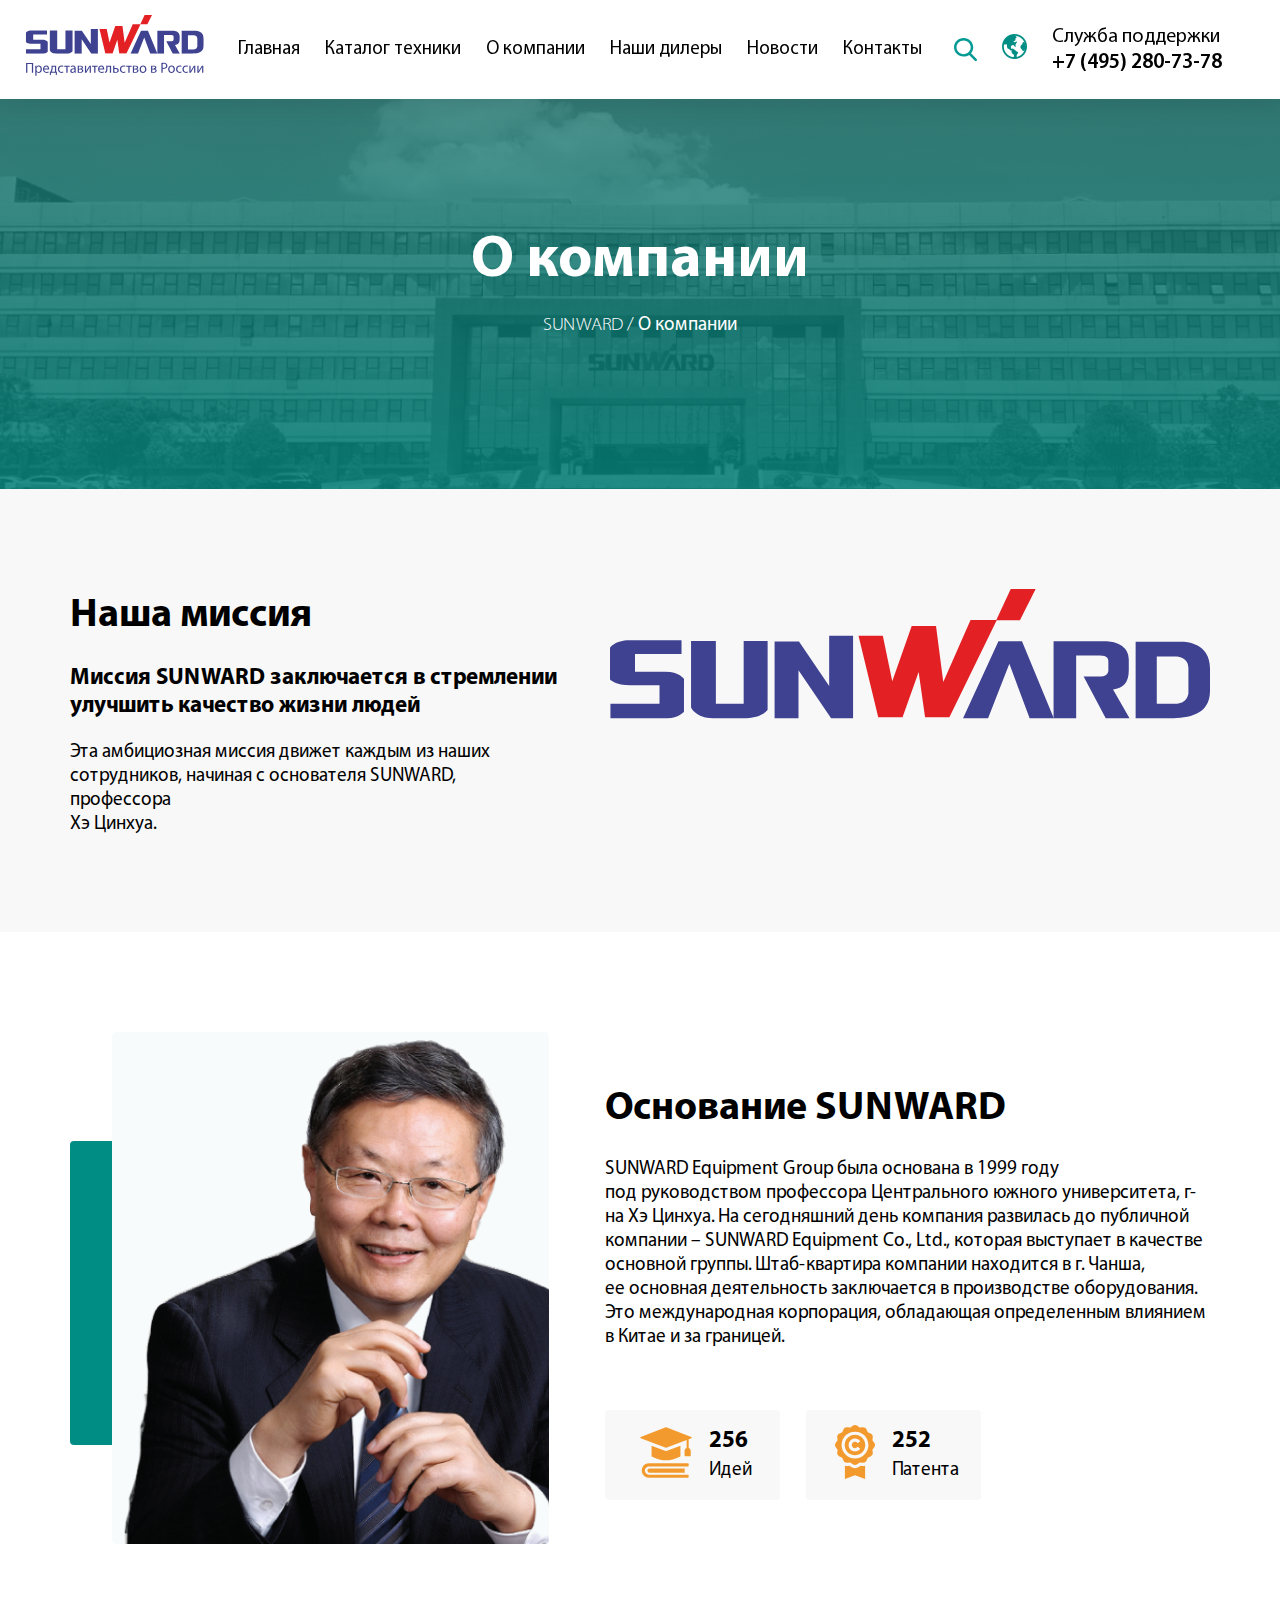
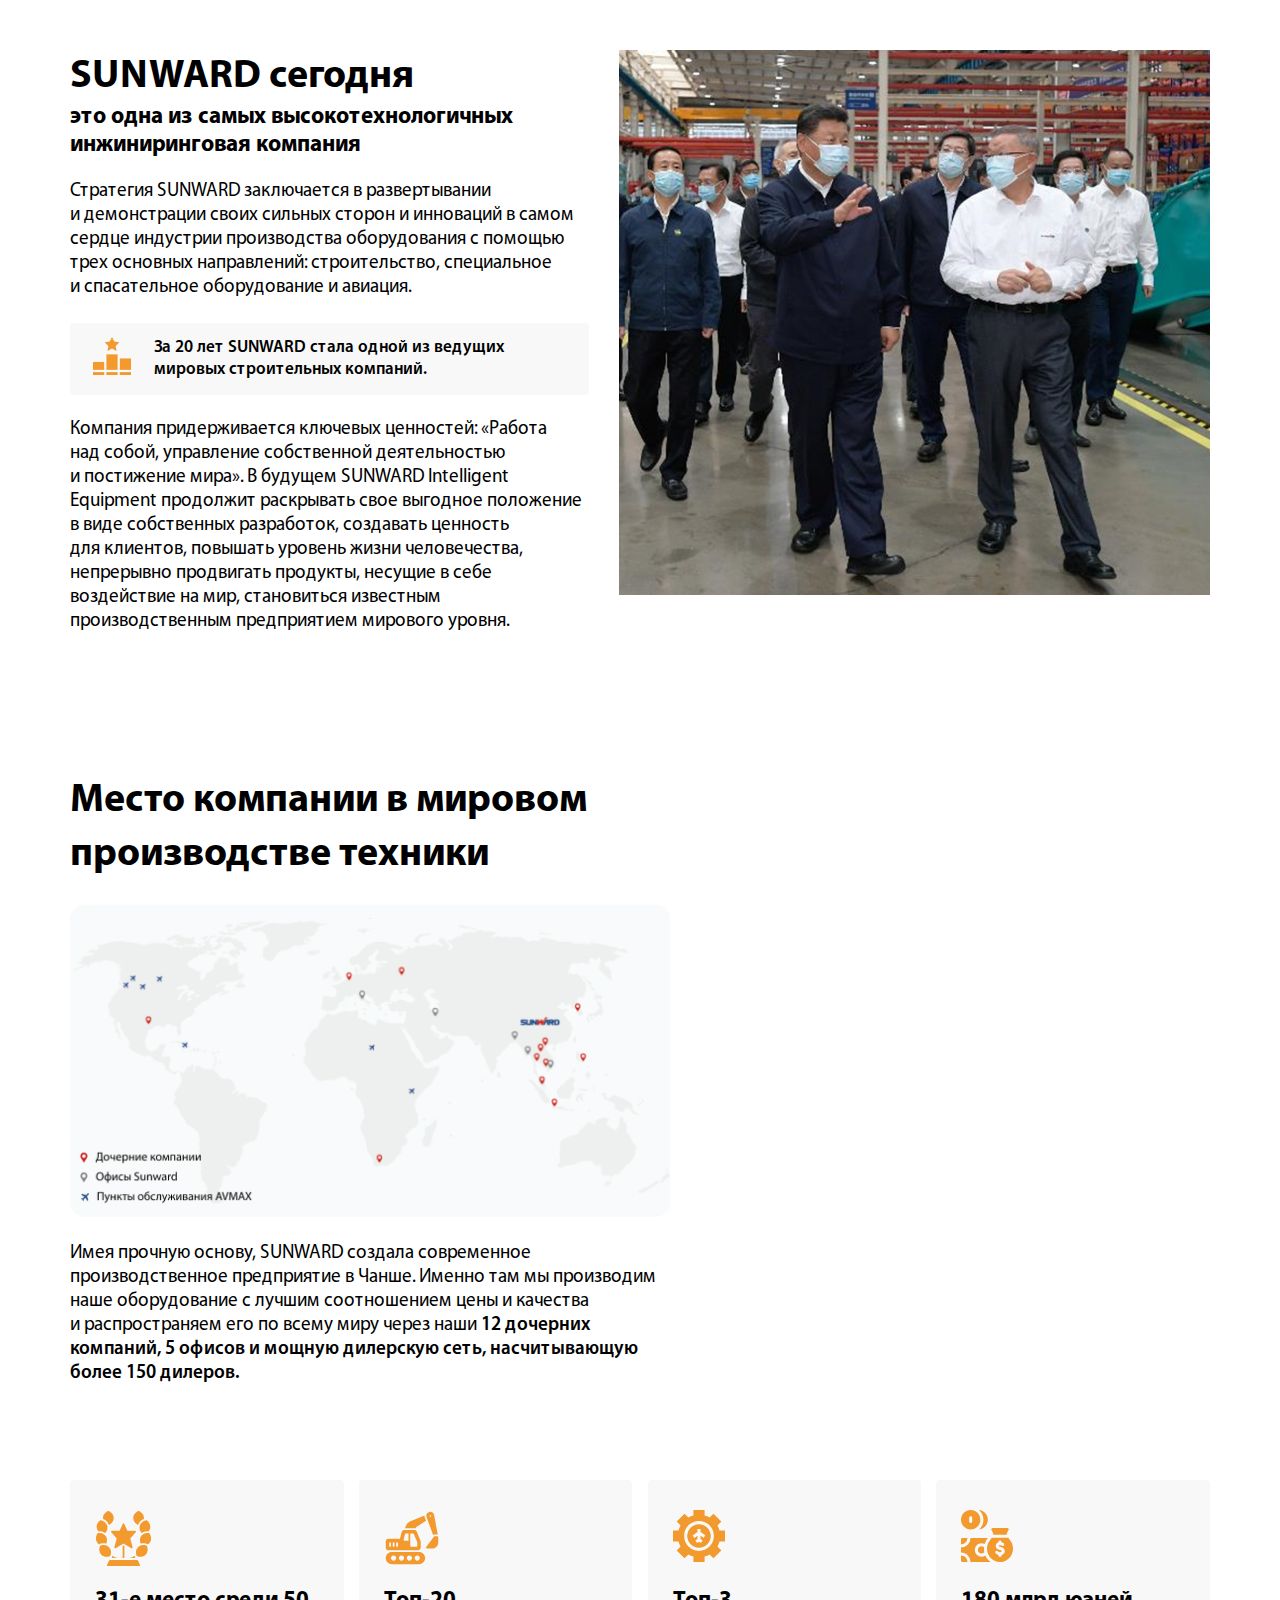
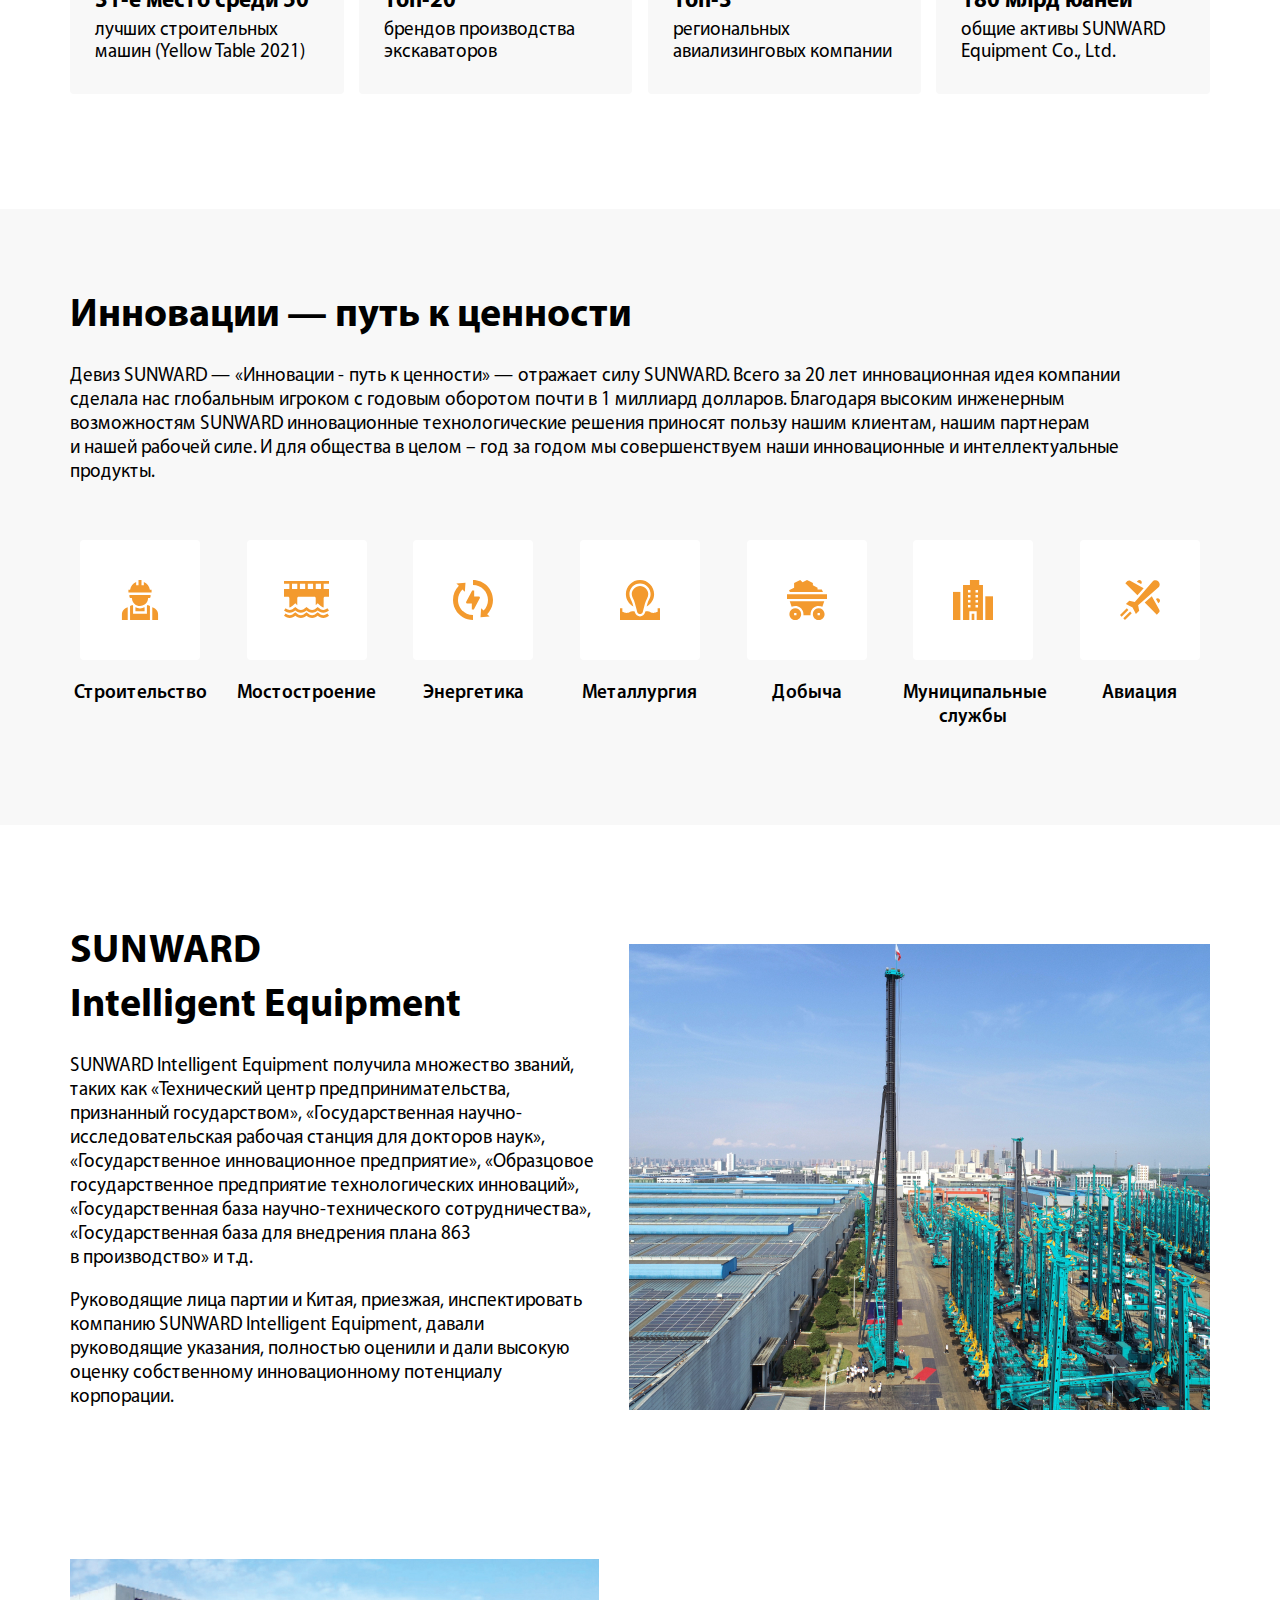
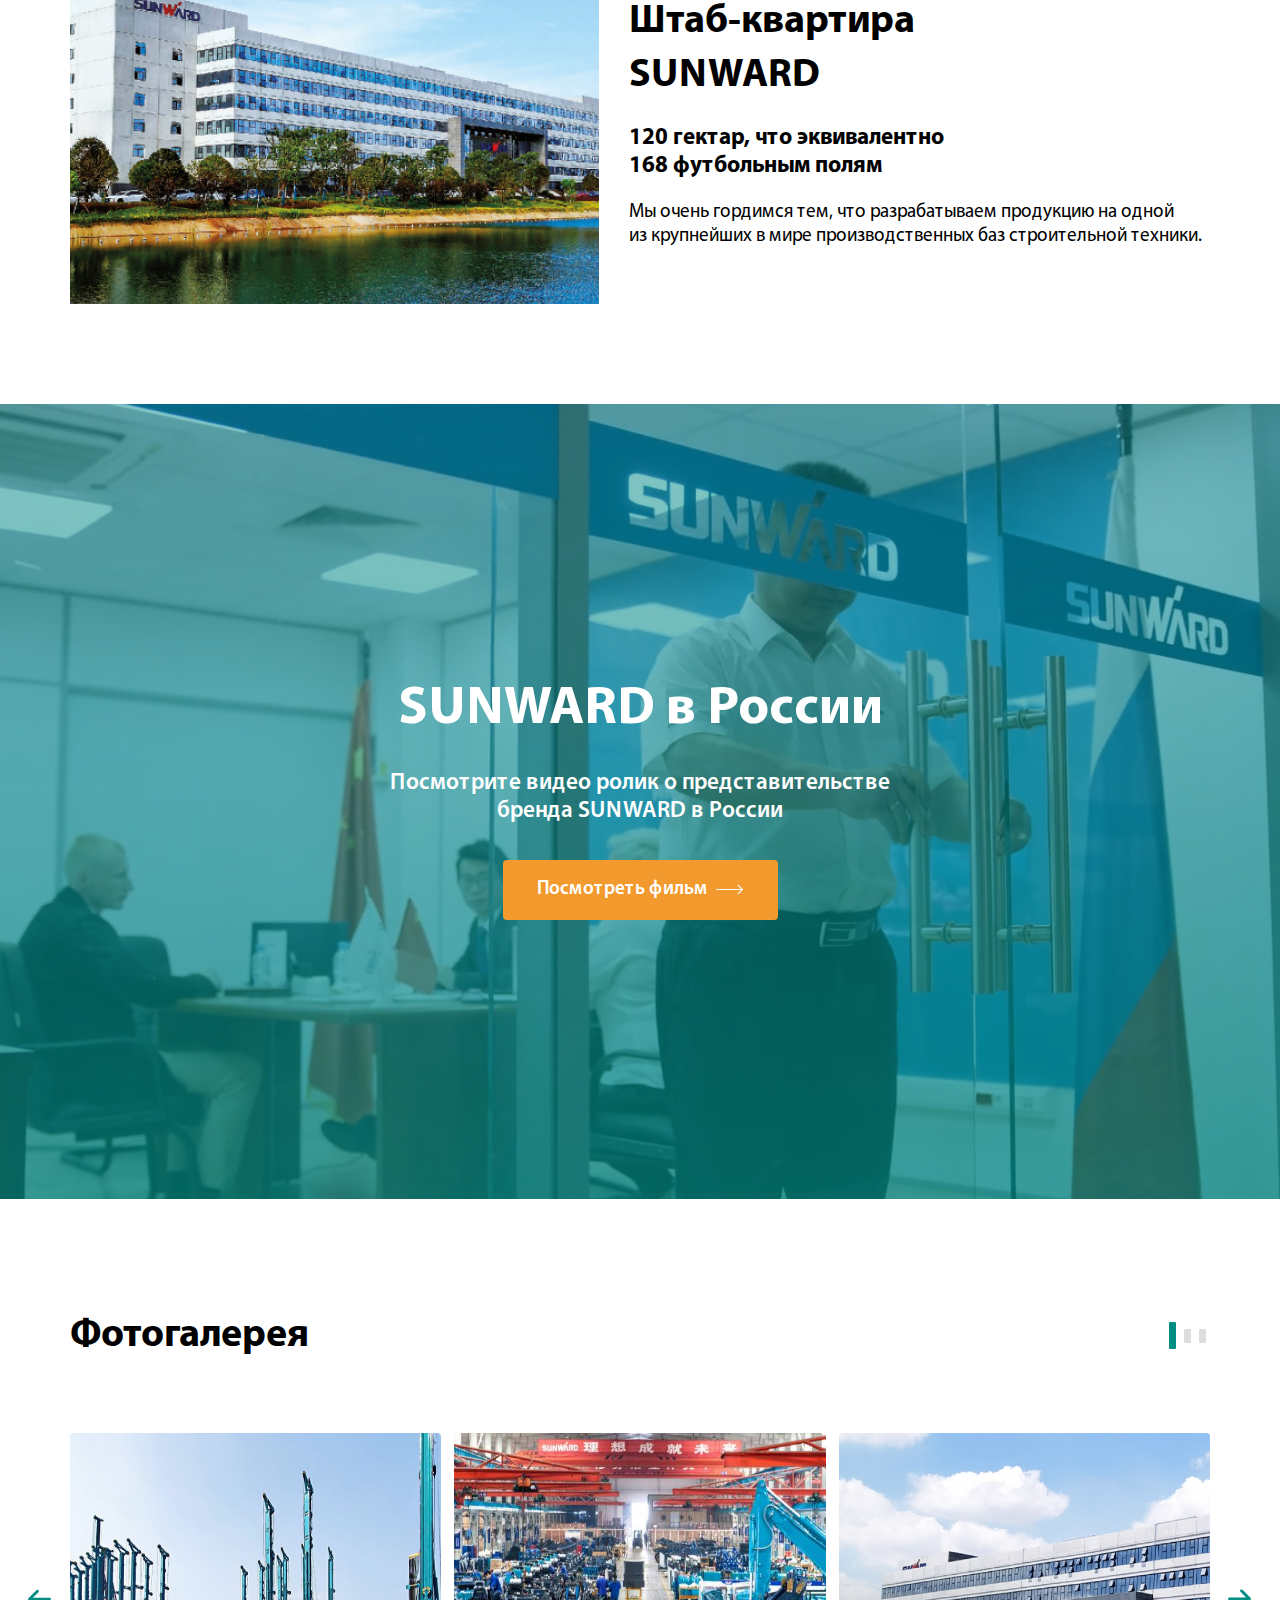
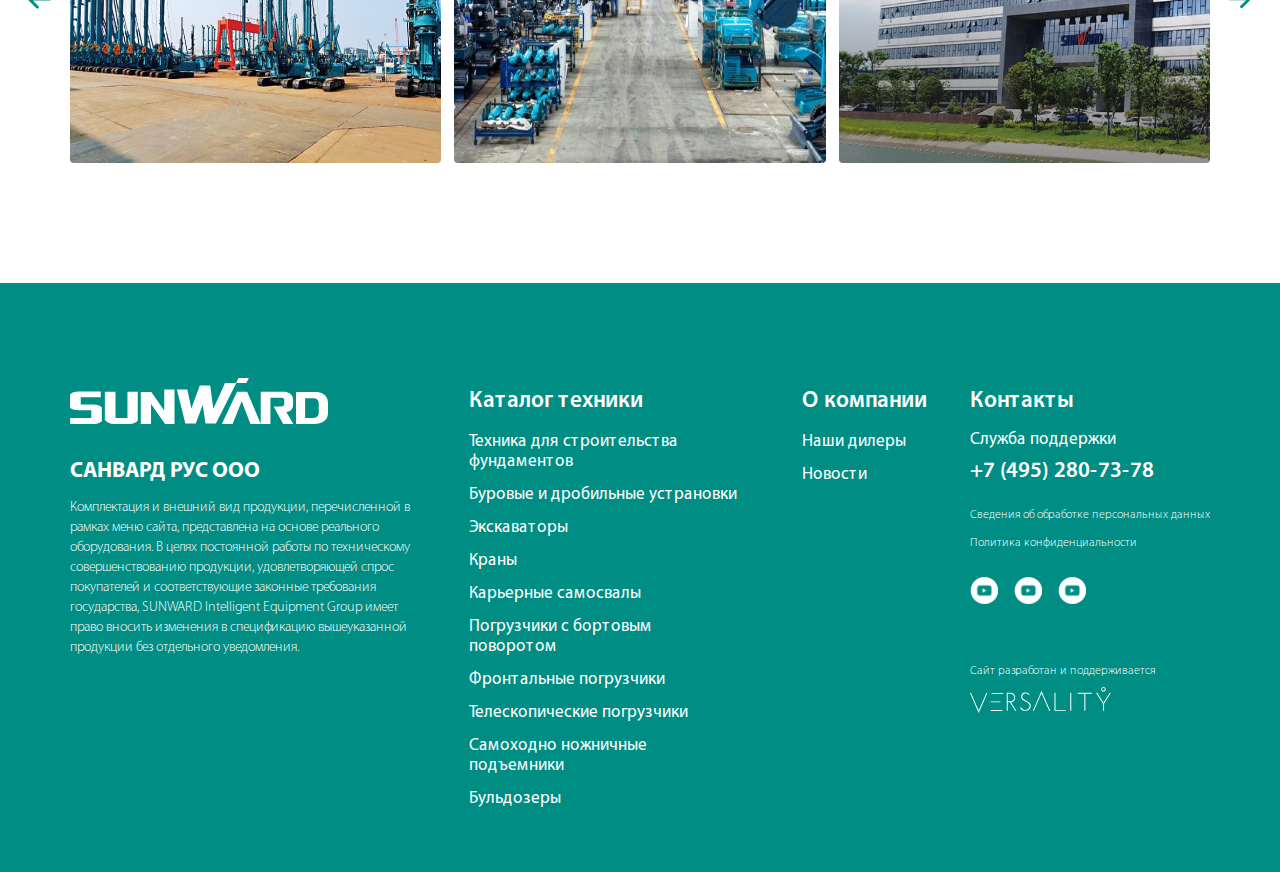
<file: about.html>
<!DOCTYPE html>
<html lang="ru">

<head>
    <meta charset="UTF-8">
    <meta http-equiv="X-UA-Compatible" content="IE=edge">
    <meta name="viewport" content="width=device-width, initial-scale=1.0">
    <title>SUNWARD – О компании</title>
    <link rel="icon" href="/favicon.ico" type="image/x-icon">
    <link rel="stylesheet" href="https://cdn.jsdelivr.net/npm/swiper@9/swiper-bundle.min.css" />
    <link rel="stylesheet" href="https://cdn.jsdelivr.net/npm/@fancyapps/ui@4.0/dist/fancybox.css" />
    <link rel="stylesheet" href="css/style.min.css">
</head>

<body>
    <header class="header">
        <div class="header__wrap">
            <a href="" class="header__logo">
                <img src="img/logo.svg" alt="">
            </a>
            <ul class="header__menu">
                <li><a href="/">Главная</a></li>
                <li>
                    <a href="/catalog.html">Каталог техники</a>
                    <ul>
                        <li><a href="">Техника для строительства фундаментов</a></li>
                        <li><a href="">Буровые и дробильные устрановки</a></li>
                        <li><a href="">Экскаваторы</a></li>
                        <li><a href="">Краны</a></li>
                        <li><a href="">Карьерные самосвалы</a></li>
                        <li><a href="">Погрузчики с бортовым поворотом</a></li>
                        <li><a href="">Фронтальные погрузчики</a></li>
                        <li><a href="">Телескопические погрузчики</a></li>
                        <li><a href="">Самоходно ножничные подъемники</a></li>
                        <li><a href="">Бульдозеры</a></li>
                    </ul>
                </li>
                <li><a href="/about.html">О компании</a></li>
                <li><a href="/dillers.html">Наши дилеры</a></li>
                <li><a href="/news.html">Новости</a></li>
                <li><a href="/contacts.html">Контакты</a></li>
            </ul>
            <div class="header__right">
                <div class="header__search">
                    <a href="" class="header__search-top">
                        <svg width="23" height="23" viewBox="0 0 23 23" fill="none" xmlns="http://www.w3.org/2000/svg">
                            <path
                                d="M22.6503 20.9494L16.9804 15.2561C18.4382 13.5829 19.237 11.4778 19.237 9.28624C19.237 4.16589 14.922 0 9.61849 0C4.31494 0 0 4.16589 0 9.28624C0 14.4066 4.31494 18.5725 9.61849 18.5725C11.6095 18.5725 13.5069 17.9927 15.1291 16.8921L20.842 22.6286C21.0808 22.868 21.402 23 21.7462 23C22.0719 23 22.381 22.8801 22.6156 22.6621C23.1141 22.199 23.13 21.431 22.6503 20.9494ZM9.61849 2.4225C13.5387 2.4225 16.7278 5.50149 16.7278 9.28624C16.7278 13.071 13.5387 16.15 9.61849 16.15C5.69833 16.15 2.50917 13.071 2.50917 9.28624C2.50917 5.50149 5.69833 2.4225 9.61849 2.4225Z"
                                fill="#059A94" />
                        </svg>
                    </a>
                    <form action="">
                        <input type="text" placeholder="Введите поисковый запрос" required>
                        <button><img src="img/search-arrow.png" alt=""></button>
                    </form>
                </div>
                <a href="/contacts.html" class="header__world">
                    <img src="img/world.svg" alt="">
                </a>
                <div class="header__cont">
                    Служба поддержки
                    <a href="tel:+7 (495) 280-73-78" class="header__phone">+7 (495) 280-73-78</a>
                </div>
            </div>
            <a href="" class="header__burg">
                <span></span>
            </a>
        </div>
    </header>
    <div class="menu">
        <ul class="header__menu">
            <li><a href="/">Главная</a></li>
            <li>
                <a href="/catalog.html">Каталог техники</a>
                <ul>
                    <li><a href="">Техника для строительства фундаментов</a></li>
                    <li><a href="">Буровые и дробильные устрановки</a></li>
                    <li><a href="">Экскаваторы</a></li>
                    <li><a href="">Краны</a></li>
                    <li><a href="">Карьерные самосвалы</a></li>
                    <li><a href="">Погрузчики с бортовым поворотом</a></li>
                    <li><a href="">Фронтальные погрузчики</a></li>
                    <li><a href="">Телескопические погрузчики</a></li>
                    <li><a href="">Самоходно ножничные подъемники</a></li>
                    <li><a href="">Бульдозеры</a></li>
                </ul>
            </li>
            <li><a href="/about.html">О компании</a></li>
            <li><a href="/dillers.html">Наши дилеры</a></li>
            <li><a href="/news.html">Новости</a></li>
            <li><a href="/contacts.html">Контакты</a></li>
        </ul>
        <a href="/contacts.html" class="header__pred">
            <img src="img/world.svg" alt="">
            Представительства SUNWARD
        </a>
        <div class="header__mobsearch">
            <svg width="23" height="23" viewBox="0 0 23 23" fill="none" xmlns="http://www.w3.org/2000/svg">
                <path
                    d="M22.6503 20.9494L16.9804 15.2561C18.4382 13.5829 19.237 11.4778 19.237 9.28624C19.237 4.16589 14.922 0 9.61849 0C4.31494 0 0 4.16589 0 9.28624C0 14.4066 4.31494 18.5725 9.61849 18.5725C11.6095 18.5725 13.5069 17.9927 15.1291 16.8921L20.842 22.6286C21.0808 22.868 21.402 23 21.7462 23C22.0719 23 22.381 22.8801 22.6156 22.6621C23.1141 22.199 23.13 21.431 22.6503 20.9494ZM9.61849 2.4225C13.5387 2.4225 16.7278 5.50149 16.7278 9.28624C16.7278 13.071 13.5387 16.15 9.61849 16.15C5.69833 16.15 2.50917 13.071 2.50917 9.28624C2.50917 5.50149 5.69833 2.4225 9.61849 2.4225Z"
                    fill="#059A94" />
            </svg>
            <form action="">
                <input type="text" placeholder="Введите поисковый запрос" required>
                <button><img src="img/search-arrow.png" alt=""></button>
            </form>

        </div>
        <div class="header__cont">
            Служба поддержки
            <a href="tel:+7 (495) 280-73-78" class="header__phone">+7 (495) 280-73-78</a>
        </div>
    </div>
    <div class="countries">
        <div class="container">
            <div class="countries__title">Представительства SUNWARD</div>
            <div class="countries__wrap">
                <div class="countries__block">
                    <a href="" class="countries__name">ASIA</a>
                    <a href="" class="countries__el">中国</a>
                    <a href="" class="countries__el">한국</a>
                    <a href="" class="countries__el">Other Countries</a>
                </div>
                <div class="countries__block">
                    <a href="" class="countries__name">SOUTHEAST ASIA</a>
                    <a href="" class="countries__el">Việt nam</a>
                    <a href="" class="countries__el">ប្រទេសកម្ពុជា</a>
                    <a href="" class="countries__el">Indonesia</a>
                    <a href="" class="countries__el">ประเทศไทย</a>
                    <a href="" class="countries__el">Philippines</a>
                    <a href="" class="countries__el">Other Countries</a>
                </div>
                <div class="countries__block">
                    <a href="" class="countries__name">CIS</a>
                    <a href="" class="countries__el">Россия</a>
                    <a href="" class="countries__el">Other Countries</a>
                </div>
                <div class="countries__block">
                    <a href="" class="countries__name">EMENA</a>
                    <a href="" class="countries__el">Europe</a>
                    <a href="" class="countries__el">Middle East</a>
                    <a href="" class="countries__el">North Africa</a>
                </div>
                <div class="countries__block">
                    <a href="" class="countries__name">SOUTH ASIA</a>
                    <a href="" class="countries__el">India</a>
                    <a href="" class="countries__el">Other Countries</a>
                </div>
                <div class="countries__block">
                    <a href="" class="countries__name">SOUTHEAST ASIA</a>
                    <a href="" class="countries__el">English</a>
                </div>
                <div class="countries__block">
                    <a href="" class="countries__name">LATIN AMERICA</a>
                    <a href="" class="countries__el">Español</a>
                    <a href="" class="countries__el">Other Countries</a>
                </div>
                <div class="countries__block">
                    <a href="" class="countries__name">SUB-SAHARAN
                        AFRICA</a>
                    <a href="" class="countries__el">English</a>
                </div>
                <div class="countries__block">
                    <a href="" class="countries__name">OCEANIA</a>
                    <a href="" class="countries__el">English</a>
                </div>
            </div>
        </div>
    </div>
    <section class="top">
        <img src="img/about/about-bg.jpg" alt="">
        <div class="container">
            <div class="top__wrap">
                <h1 class="top__title">О компании</h1>
                <ul class="top__bread">
                    <li><a href="/">SUNWARD</a></li> /
                    <li>О компании</li>
                </ul>
            </div>
        </div>
    </section>
    <section class="about-miss">
        <div class="container">
            <div class="about-miss__wrap">
                <div class="about-miss__cont">
                    <h2 class="about-miss__title">Наша миссия</h2>
                    <p class="about-miss__bold">Миссия SUNWARD заключается в&nbsp;стремлении улучшить качество жизни
                        людей
                    </p>
                    <p class="about-miss__text">Эта амбициозная миссия движет каждым из&nbsp;наших сотрудников, начиная
                        с&nbsp;основателя SUNWARD, профессора <br> Хэ&nbsp;Цинхуа.</p>
                </div>
                <div class="about-miss__logo">
                    <img src="img/about/about-miss.svg" alt="">
                </div>
            </div>
        </div>
    </section>
    <section class="about-history scrollme">
        <div class="container">
            <div class="about-history__wrap">
                <div class="about-history__img">
                    <img src="img/about/history.png" alt="" class="animateme" data-when="enter" data-from="1"
                        data-to="0" data-opacity="1" data-scale="1" data-translatex="-200" data-rotatez="0">
                </div>
                <div class="about-history__cont">
                    <h2 class="about__title">Основание SUNWARD</h2>
                    <p class="about-history__text">SUNWARD Equipment Group была основана в&nbsp;1999&nbsp;году
                        под&nbsp;руководством
                        профессора Центрального южного университета, г-на Хэ&nbsp;Цинхуа. На&nbsp;сегодняшний день
                        компания
                        развилась до&nbsp;публичной компании – SUNWARD Equipment Co., Ltd., которая выступает
                        в&nbsp;качестве
                        основной группы. Штаб-квартира компании находится в г.&nbsp;Чанша, ее&nbsp;основная деятельность
                        заключается в&nbsp;производстве оборудования. Это&nbsp;международная корпорация, обладающая
                        определенным
                        влиянием в&nbsp;Китае и&nbsp;за&nbsp;границей.</p>
                    <div class="about-history__feat">
                        <div class="about-history__block">
                            <div class="about-history__icon">
                                <img src="img/about/his1.svg" alt="">
                            </div>
                            <div class="about-history__num"><span class="counter" data-to="256"
                                    data-stop="0">256</span>Идей</div>
                        </div>
                        <div class="about-history__block">
                            <div class="about-history__icon">
                                <img src="img/about/his2.svg" alt="">
                            </div>
                            <div class="about-history__num"><span class="counter" data-to="252"
                                    data-stop="0">252</span>Патента</div>
                        </div>
                    </div>
                </div>
            </div>
        </div>
    </section>
    <section class="about-now scrollme">
        <div class="container">
            <div class="about-now__wrap">
                <div class="about-now__cont">
                    <h2 class="about__title">SUNWARD сегодня</h2>
                    <div class="about-now__bold">это одна из&nbsp;самых высокотехнологичных инжиниринговая компания
                    </div>
                    <div class="about-now__text">
                        <p>Стратегия SUNWARD заключается в&nbsp;развертывании и&nbsp;демонстрации своих сильных сторон
                            и&nbsp;инноваций
                            в&nbsp;самом сердце индустрии производства оборудования с&nbsp;помощью трех основных
                            направлений:
                            строительство, специальное и&nbsp;спасательное оборудование и&nbsp;авиация. </p>
                        <div class="about-now__img">
                            <img src="img/about/now.jpg" alt="" class="animateme" data-when="span" data-from="0"
                                data-to="1" data-opacity="1" data-scale="1.3" data-translatex="0" data-rotatez="0">
                        </div>
                        <div class="about-now__block">
                            <div class="about-now__icon"><img src="img/about/now1.svg" alt=""></div>
                            <span>За 20 лет SUNWARD стала одной из&nbsp;ведущих мировых строительных компаний.</span>
                        </div>
                        <p>Компания придерживается ключевых ценностей: «Работа над&nbsp;собой, управление собственной
                            деятельностью и&nbsp;постижение мира». В&nbsp;будущем SUNWARD Intelligent Equipment
                            продолжит
                            раскрывать свое&nbsp;выгодное положение в&nbsp;виде собственных разработок, создавать
                            ценность
                            для&nbsp;клиентов, повышать уровень жизни человечества, непрерывно продвигать продукты,
                            несущие в&nbsp;себе воздействие на&nbsp;мир, становиться известным производственным
                            предприятием мирового
                            уровня.</p>
                    </div>
                </div>
                <div class="about-now__img">
                    <img src="img/about/now.jpg" alt="" class="animateme" data-when="span" data-from="0" data-to="1"
                        data-opacity="1" data-scale="1.3" data-translatex="0" data-rotatez="0">
                </div>
            </div>
        </div>
    </section>
    <section class="about-place">
        <div class="container">
            <div class="about-place__wrap">
                <div class="about-place__img">
                    <img src="img/about/place.svg" alt="">
                </div>
                <div class="about-place__cont">
                    <h2 class="about__title">Место компании в&nbsp;мировом
                        производстве техники</h2>
                    <div class="about-place__img">
                        <img src="img/about/place.jpg" alt="">
                    </div>
                    <p class="about-place__text">Имея прочную основу, SUNWARD создала современное производственное
                        предприятие в&nbsp;Чанше. Именно там мы&nbsp;производим наше оборудование
                        с&nbsp;лучшим соотношением цены и&nbsp;качества и&nbsp;распространяем его&nbsp;по&nbsp;всему
                        миру через наши <b>12&nbsp;дочерних
                            компаний, 5&nbsp;офисов и&nbsp;мощную дилерскую сеть, насчитывающую более 150 дилеров.</b>
                    </p>
                </div>
            </div>
            <div class="about-feat__wrap">
                <div class="about-feat__block">
                    <div class="about-feat__img">
                        <img src="img/about/feat1.svg" alt="">
                    </div>
                    <div class="about-feat__name">31-е место среди 50</div>
                    <div class="about-feat__descr">лучших строительных машин
                        (Yellow Table 2021)</div>
                </div>
                <div class="about-feat__block">
                    <div class="about-feat__img">
                        <img src="img/about/feat2.svg" alt="">
                    </div>
                    <div class="about-feat__name">Топ-20</div>
                    <div class="about-feat__descr">брендов производства
                        экскаваторов</div>
                </div>
                <div class="about-feat__block">
                    <div class="about-feat__img">
                        <img src="img/about/feat3.svg" alt="">
                    </div>
                    <div class="about-feat__name">Топ-3</div>
                    <div class="about-feat__descr">региональных авиализинговых
                        компании</div>
                </div>
                <div class="about-feat__block">
                    <div class="about-feat__img">
                        <img src="img/about/feat4.svg" alt="">
                    </div>
                    <div class="about-feat__name">180 млрд юаней</div>
                    <div class="about-feat__descr">общие активы SUNWARD
                        Equipment Co., Ltd.</div>
                </div>
            </div>
        </div>
    </section>
    <section class="about-inn scrollme">
        <div class="container">
            <h2 class="about-inn__title">Инновации — путь к&nbsp;ценности</h2>
            <div class="about-inn__text">
                <p>Девиз SUNWARD — «Инновации - путь к&nbsp;ценности» — отражает силу SUNWARD. Всего за&nbsp;20&nbsp;лет
                    инновационная
                    идея компании сделала нас&nbsp;глобальным игроком с&nbsp;годовым оборотом почти
                    в&nbsp;1&nbsp;миллиард долларов.
                    Благодаря высоким инженерным возможностям SUNWARD инновационные технологические решения приносят
                    пользу нашим клиентам, нашим партнерам и&nbsp;нашей рабочей силе. И&nbsp;для&nbsp;общества
                    в&nbsp;целом – год за&nbsp;годом
                    мы&nbsp;совершенствуем наши инновационные и&nbsp;интеллектуальные продукты.</p>
            </div>
            <div class="about-inn__wrap">
                <div class="about-inn__block">
                    <div class="about-inn__img">
                        <img src="img/about/inn1.svg" alt="" class="animateme" data-when="span" data-from="0"
                            data-to="1" data-opacity="1" data-scale="1.3" data-translatex="0" data-rotatez="0">
                    </div>
                    <div class="about-inn__name">Строительство</div>
                </div>
                <div class="about-inn__block">
                    <div class="about-inn__img">
                        <img src="img/about/inn2.svg" alt="" class="animateme" data-when="span" data-from="0"
                            data-to="1" data-opacity="1" data-scale="1.3" data-translatex="0" data-rotatez="0">
                    </div>
                    <div class="about-inn__name">Мостостроение</div>
                </div>
                <div class="about-inn__block">
                    <div class="about-inn__img">
                        <img src="img/about/inn3.svg" alt="" class="animateme" data-when="span" data-from="0"
                            data-to="1" data-opacity="1" data-scale="1.3" data-translatex="0" data-rotatez="0">
                    </div>
                    <div class="about-inn__name">Энергетика</div>
                </div>
                <div class="about-inn__block">
                    <div class="about-inn__img">
                        <img src="img/about/inn4.svg" alt="" class="animateme" data-when="span" data-from="0"
                            data-to="1" data-opacity="1" data-scale="1.3" data-translatex="0" data-rotatez="0">
                    </div>
                    <div class="about-inn__name">Металлургия</div>
                </div>
                <div class="about-inn__block">
                    <div class="about-inn__img">
                        <img src="img/about/inn5.svg" alt="" class="animateme" data-when="span" data-from="0"
                            data-to="1" data-opacity="1" data-scale="1.3" data-translatex="0" data-rotatez="0">
                    </div>
                    <div class="about-inn__name">Добыча</div>
                </div>
                <div class="about-inn__block">
                    <div class="about-inn__img">
                        <img src="img/about/inn6.svg" alt="" class="animateme" data-when="span" data-from="0"
                            data-to="1" data-opacity="1" data-scale="1.3" data-translatex="0" data-rotatez="0">
                    </div>
                    <div class="about-inn__name">Муниципальные
                        службы</div>
                </div>
                <div class="about-inn__block">
                    <div class="about-inn__img">
                        <img src="img/about/inn7.svg" alt="" class="animateme" data-when="span" data-from="0"
                            data-to="1" data-opacity="1" data-scale="1.3" data-translatex="0" data-rotatez="0">
                    </div>
                    <div class="about-inn__name">Авиация</div>
                </div>
            </div>
        </div>
    </section>
    <section class="about-sun scrollme">
        <div class="container">
            <div class="about-sun__wrap">
                <div class="about-sun__cont">
                    <h2 class="about__title">SUNWARD <br>
                        Intelligent Equipment</h2>
                    <div class="about-place__text">
                        <p>SUNWARD Intelligent Equipment получила множество званий, таких
                            как&nbsp;«Технический центр предпринимательства, признанный государством», «Государственная
                            научно-исследовательская рабочая станция
                            для&nbsp;докторов наук», «Государственное инновационное предприятие», «Образцовое
                            государственное
                            предприятие технологических инноваций», «Государственная база научно-технического
                            сотрудничества», «Государственная база для&nbsp;внедрения плана 863 в&nbsp;производство» и
                            т.д.

                        </p>
                        <p>Руководящие лица партии и&nbsp;Китая, приезжая, инспектировать компанию SUNWARD Intelligent
                            Equipment, давали руководящие указания, полностью оценили и&nbsp;дали высокую оценку
                            собственному
                            инновационному потенциалу корпорации.</p>
                    </div>
                </div>
                <div class="about-sun__img">
                    <img src="img/about/cont1.jpg" alt="" class="animateme" data-when="span" data-from="0" data-to="1"
                        data-opacity="1" data-scale="1.3" data-translatex="0" data-rotatez="0">
                </div>
            </div>
        </div>
    </section>
    <section class="about-app scrollme">
        <div class="container">
            <div class="about-app__wrap">
                <div class="about-app__img">
                    <img src="img/about/cont2.jpg" alt="" class="animateme" data-when="span" data-from="0" data-to="1"
                        data-opacity="1" data-scale="1.3" data-translatex="0" data-rotatez="0">
                </div>
                <div class="about-app__cont">
                    <h2 class="about__title">Штаб-квартира <br>
                        SUNWARD</h2>
                    <div class="about-now__bold">120 гектар, что&nbsp;эквивалентно <br>
                        168&nbsp;футбольным полям</div>
                    <div class="about-place__text">
                        <p>Мы очень гордимся тем, что&nbsp;разрабатываем продукцию
                            на&nbsp;одной из&nbsp;крупнейших в&nbsp;мире производственных баз&nbsp;строительной техники.
                        </p>
                    </div>
                </div>
            </div>
        </div>
    </section>
    <section class="about-video scrollme">
        <img src="img/about/about-video.jpg" alt="" class="animateme" data-when="enter" data-from="0" data-to="1"
            data-scale="1.2" data-translatex="0" data-rotatez="0">
        <div class="about-video__cont">
            <h2 class="about-video__title">SUNWARD в России</h2>
            <p class="about-video__descr">Посмотрите видео ролик о&nbsp;представительстве бренда SUNWARD в&nbsp;России
            </p>
            <a data-fancybox href="https://www.youtube.com/watch?v=PbtKRttYtFE" class="about-video__play btn">
                Посмотреть фильм
                <svg width="27" height="11" viewBox="0 0 27 11" fill="none" xmlns="http://www.w3.org/2000/svg">
                    <path
                        d="M26.3769 6.0504H0.623075C0.316729 6.0504 0.0692291 5.8029 0.0692291 5.49655C0.0692291 5.19021 0.316729 4.94271 0.623075 4.94271H25.039L21.6779 1.58155C21.4615 1.36521 21.4615 1.01386 21.6779 0.797514C21.8942 0.581167 22.2456 0.581167 22.4619 0.797514L26.7698 5.1054C26.929 5.26463 26.9758 5.50174 26.8892 5.70944C26.8027 5.9154 26.6002 6.0504 26.3769 6.0504Z"
                        fill="white" />
                    <path
                        d="M22.0639 10.3635C21.9219 10.3635 21.78 10.3098 21.6727 10.2008C21.4564 9.98444 21.4564 9.63309 21.6727 9.41674L25.9858 5.10367C26.2021 4.88732 26.5535 4.88732 26.7698 5.10367C26.9862 5.32001 26.9862 5.67136 26.7698 5.88771L22.4567 10.2008C22.3477 10.3098 22.2058 10.3635 22.0639 10.3635Z"
                        fill="white" />
                </svg>
            </a>
        </div>
    </section>
    <section class="about-gal">
        <div class="container">
            <div class="home-news__top">
                <h2 class="home-news__title">Фотогалерея</h2>
                <div class="home-news__right">
                    <div class="navig about-gal__navig"></div>
                </div>
            </div>
            <div class="prev arrow about-gal__prev">
                <svg width="15" height="12" viewBox="0 0 15 12" fill="none" xmlns="http://www.w3.org/2000/svg">
                    <path
                        d="M6.52019 10.4885L3.02301 6.99131L13.4583 6.99131C13.4889 6.99131 13.5191 6.98975 13.5489 6.98671C13.9953 6.94138 14.3437 6.56433 14.3437 6.1059C14.3437 5.61686 13.9473 5.22048 13.4583 5.22048L3.02301 5.22048L6.52019 1.7233C6.86593 1.37749 6.86593 0.816912 6.52019 0.471104C6.17438 0.125367 5.61381 0.125367 5.268 0.471104L0.259304 5.4798C-0.086433 5.82554 -0.0864329 6.38618 0.259305 6.73199L5.268 11.7406C5.27339 11.746 5.27884 11.7514 5.28436 11.7566C5.3229 11.7932 5.36391 11.8257 5.40691 11.8541C5.65241 12.0162 5.96082 12.0432 6.2273 11.9351C6.33383 11.8919 6.43371 11.8271 6.52019 11.7406C6.52558 11.7352 6.53089 11.7298 6.53613 11.7243C6.86586 11.3774 6.86055 10.8288 6.52019 10.4885Z"
                        fill="black" />
                </svg>
            </div>
            <div class="next arrow about-gal__next">
                <svg width="15" height="12" viewBox="0 0 15 12" fill="none" xmlns="http://www.w3.org/2000/svg">
                    <path
                        d="M7.82356 1.51156L11.3207 5.00872H0.885417C0.854852 5.00872 0.824656 5.01028 0.794885 5.01332C0.348408 5.05866 0 5.4357 0 5.89413C0 6.38317 0.396412 6.77955 0.885417 6.77955H11.3207L7.82356 10.2767C7.47782 10.6225 7.47782 11.1831 7.82356 11.5289C8.16936 11.8747 8.72994 11.8747 9.07575 11.5289L14.0844 6.52023C14.4302 6.17449 14.4302 5.61385 14.0844 5.26804L9.07575 0.259392C9.07036 0.253988 9.06491 0.248675 9.05939 0.243441C9.02085 0.206798 8.97984 0.1743 8.93684 0.145938C8.69134 -0.0161495 8.38293 -0.0431583 8.11645 0.0648908C8.00992 0.108113 7.91004 0.172947 7.82356 0.259392C7.81817 0.264797 7.81286 0.270251 7.80762 0.275755C7.47789 0.62264 7.4832 1.17119 7.82356 1.51156Z"
                        fill="black" />
                </svg>
            </div>
            <div class="swiper">
                <div class="swiper-wrapper">
                    <a data-fancybox="gallery" href="img/about/gal/1.jpg" class="swiper-slide">
                        <img src="img/about/gal/small/1.jpg" alt="">
                    </a>
                    <a data-fancybox="gallery" href="img/about/gal/2.jpg" class="swiper-slide">
                        <img src="img/about/gal/small/2.jpg" alt="">
                    </a>
                    <a data-fancybox="gallery" href="img/about/gal/3.jpg" class="swiper-slide">
                        <img src="img/about/gal/small/3.jpg" alt="">
                    </a>
                    <a data-fancybox="gallery" href="img/about/gal/4.jpg" class="swiper-slide">
                        <img src="img/about/gal/small/4.jpg" alt="">
                    </a>
                    <a data-fancybox="gallery" href="img/about/gal/5.jpg" class="swiper-slide">
                        <img src="img/about/gal/small/5.jpg" alt="">
                    </a>
                    <a data-fancybox="gallery" href="img/about/gal/6.jpg" class="swiper-slide">
                        <img src="img/about/gal/small/6.jpg" alt="">
                    </a>
                    <a data-fancybox="gallery" href="img/about/gal/7.jpg" class="swiper-slide">
                        <img src="img/about/gal/small/7.jpg" alt="">
                    </a>
                    <a data-fancybox="gallery" href="img/about/gal/8.jpg" class="swiper-slide">
                        <img src="img/about/gal/small/8.jpg" alt="">
                    </a>
                    <a data-fancybox="gallery" href="img/about/gal/9.jpg" class="swiper-slide">
                        <img src="img/about/gal/small/9.jpg" alt="">
                    </a>
                </div>
            </div>
            <div class="about-gal__top">
                <div class="pages">
                    <div class="pages__curr">01</div>
                    <div class="pages__all">/<span>05</span></div>
                </div>
                <div class="arrows">
                    <div class="prev arrow about-gal__prev">
                        <svg width="15" height="12" viewBox="0 0 15 12" fill="none" xmlns="http://www.w3.org/2000/svg">
                            <path
                                d="M6.52019 10.4885L3.02301 6.99131L13.4583 6.99131C13.4889 6.99131 13.5191 6.98975 13.5489 6.98671C13.9953 6.94138 14.3437 6.56433 14.3437 6.1059C14.3437 5.61686 13.9473 5.22048 13.4583 5.22048L3.02301 5.22048L6.52019 1.7233C6.86593 1.37749 6.86593 0.816912 6.52019 0.471104C6.17438 0.125367 5.61381 0.125367 5.268 0.471104L0.259304 5.4798C-0.086433 5.82554 -0.0864329 6.38618 0.259305 6.73199L5.268 11.7406C5.27339 11.746 5.27884 11.7514 5.28436 11.7566C5.3229 11.7932 5.36391 11.8257 5.40691 11.8541C5.65241 12.0162 5.96082 12.0432 6.2273 11.9351C6.33383 11.8919 6.43371 11.8271 6.52019 11.7406C6.52558 11.7352 6.53089 11.7298 6.53613 11.7243C6.86586 11.3774 6.86055 10.8288 6.52019 10.4885Z"
                                fill="black" />
                        </svg>
                    </div>
                    <div class="next arrow about-gal__next">
                        <svg width="15" height="12" viewBox="0 0 15 12" fill="none" xmlns="http://www.w3.org/2000/svg">
                            <path
                                d="M7.82356 1.51156L11.3207 5.00872H0.885417C0.854852 5.00872 0.824656 5.01028 0.794885 5.01332C0.348408 5.05866 0 5.4357 0 5.89413C0 6.38317 0.396412 6.77955 0.885417 6.77955H11.3207L7.82356 10.2767C7.47782 10.6225 7.47782 11.1831 7.82356 11.5289C8.16936 11.8747 8.72994 11.8747 9.07575 11.5289L14.0844 6.52023C14.4302 6.17449 14.4302 5.61385 14.0844 5.26804L9.07575 0.259392C9.07036 0.253988 9.06491 0.248675 9.05939 0.243441C9.02085 0.206798 8.97984 0.1743 8.93684 0.145938C8.69134 -0.0161495 8.38293 -0.0431583 8.11645 0.0648908C8.00992 0.108113 7.91004 0.172947 7.82356 0.259392C7.81817 0.264797 7.81286 0.270251 7.80762 0.275755C7.47789 0.62264 7.4832 1.17119 7.82356 1.51156Z"
                                fill="black" />
                        </svg>
                    </div>
                </div>
            </div>
        </div>
    </section>
    <footer class="footer">
        <div class="footer-mob">
            <div class="container">
                <a href="/" class="footer__logo">
                    <img src="img/footer-logo2.svg" alt="">
                </a>
                <div class="footer__title">Контакты</div>
                <div class="footer__small">
                    <div class="footer__pwrap">
                        <div class="footer__sp">Служба поддержки</div>
                        <a href="tel:+7 (495) 280-73-78" class="footer__phone">
                            +7 (495) 280-73-78</a>
                    </div>
                    <div class="footer__soc">
                        <a href="">
                            <img src="img/footer-soc.png" alt="">
                        </a>
                        <a href="">
                            <img src="img/footer-soc.png" alt="">
                        </a>
                        <a href="">
                            <img src="img/footer-soc.png" alt="">
                        </a>
                    </div>
                </div>
                <ul class="footer__menu">
                    <li>
                        <a href="">Каталог техники</a>
                        <ul>
                            <li><a href="">Техника для строительства фундаментов</a></li>
                            <li><a href=""> Буровые и дробильные устрановки</a></li>
                            <li><a href="">Экскаваторы</a></li>
                            <li><a href="">Краны</a></li>
                            <li><a href="">Карьерные самосвалы</a></li>
                            <li><a href="">Погрузчики с бортовым поворотом</a></li>
                            <li><a href="">Фронтальные погрузчики</a></li>
                            <li><a href="">Телескопические погрузчики</a></li>
                            <li><a href="">Самоходно ножничные подъемники</a></li>
                            <li><a href="">Бульдозеры</a></li>
                        </ul>
                    </li>
                    <li>
                        <a href="">О компании</a>
                        <ul>
                            <li><a href="">Наши дилеры</a></li>
                            <li><a href="">Новости</a></li>
                        </ul>
                    </li>
                </ul>
                <div class="footer__links">
                    <a href="">Сведения об обработке персональных данных</a>
                    <a href="">Политика конфиденциальности</a>
                </div>
                <div class="footer__subtitle">САНВАРД РУС ООО</div>
                <p class="footer__text">Комплектация и внешний вид продукции, перечисленной в рамках меню сайта,
                    представлена
                    на&nbsp;основе реального оборудования. В&nbsp;целях постоянной работы по техническому
                    совершенствованию
                    продукции, удовлетворяющей спрос покупателей и&nbsp;соответствующие законные требования государства,
                    SUNWARD Intelligent Equipment Group имеет право вносить изменения
                    в&nbsp;спецификацию вышеуказанной продукции
                    без&nbsp;отдельного уведомления.</p>
                <a href="https://www.versality.ru/" class="footer__dev" target="_blank">
                    Сайт разработан и поддерживается
                    <img src="img/hero-logo.svg" alt="">
                </a>
            </div>
        </div>
        <div class="container">
            <div class="footer__wrap">
                <div class="footer__main">
                    <a href="/" class="footer__logo">
                        <img src="img/footer-logo.svg" alt="">
                    </a>
                    <div class="footer__subtitle">САНВАРД РУС ООО</div>
                    <p class="footer__text">Комплектация и внешний вид продукции, перечисленной в рамках меню сайта,
                        представлена
                        на&nbsp;основе реального оборудования. В&nbsp;целях постоянной работы по техническому
                        совершенствованию
                        продукции, удовлетворяющей спрос покупателей и&nbsp;соответствующие законные требования
                        государства,
                        SUNWARD Intelligent Equipment Group имеет право вносить изменения
                        в&nbsp;спецификацию вышеуказанной продукции
                        без&nbsp;отдельного уведомления.</p>
                </div>
                <ul class="footer__menu">
                    <li>
                        <a href="">Каталог техники</a>
                        <ul>
                            <li><a href="">Техника для строительства фундаментов</a></li>
                            <li><a href=""> Буровые и дробильные устрановки</a></li>
                            <li><a href="">Экскаваторы</a></li>
                            <li><a href="">Краны</a></li>
                            <li><a href="">Карьерные самосвалы</a></li>
                            <li><a href="">Погрузчики с бортовым поворотом</a></li>
                            <li><a href="">Фронтальные погрузчики</a></li>
                            <li><a href="">Телескопические погрузчики</a></li>
                            <li><a href="">Самоходно ножничные подъемники</a></li>
                            <li><a href="">Бульдозеры</a></li>
                        </ul>
                    </li>
                    <li>
                        <a href="">О компании</a>
                        <ul>
                            <li><a href="">Наши дилеры</a></li>
                            <li><a href="">Новости</a></li>
                        </ul>
                    </li>
                </ul>
                <div class="footer__contacts">
                    <div class="footer__title">Контакты</div>
                    <div class="footer__sp">Служба поддержки</div>
                    <a href="tel:+7 (495) 280-73-78" class="footer__phone">
                        +7 (495) 280-73-78</a>
                    <div class="footer__links">
                        <a href="">Сведения об обработке персональных данных</a>
                        <a href="">Политика конфиденциальности</a>
                    </div>
                    <div class="footer__soc">
                        <a href="">
                            <img src="img/footer-soc.png" alt="">
                        </a>
                        <a href="">
                            <img src="img/footer-soc.png" alt="">
                        </a>
                        <a href="">
                            <img src="img/footer-soc.png" alt="">
                        </a>
                    </div>
                    <a href="https://www.versality.ru/" class="footer__dev" target="_blank">
                        Сайт разработан и поддерживается
                        <img src="img/hero-logo.svg" alt="">
                    </a>
                </div>
            </div>
        </div>
    </footer>

    <script src="//cdnjs.cloudflare.com/ajax/libs/jquery/2.1.3/jquery.min.js" crossorigin="anonymous"></script>
    <script src="js/jquery.scrollme.min.js"></script>
    <script src="https://cdn.jsdelivr.net/npm/swiper@9/swiper-bundle.min.js"></script>
    <script src="https://cdn.jsdelivr.net/npm/@fancyapps/ui@4.0/dist/fancybox.umd.js"></script>
    <script src="js/main.js"></script>
</body>

</html>
</file>
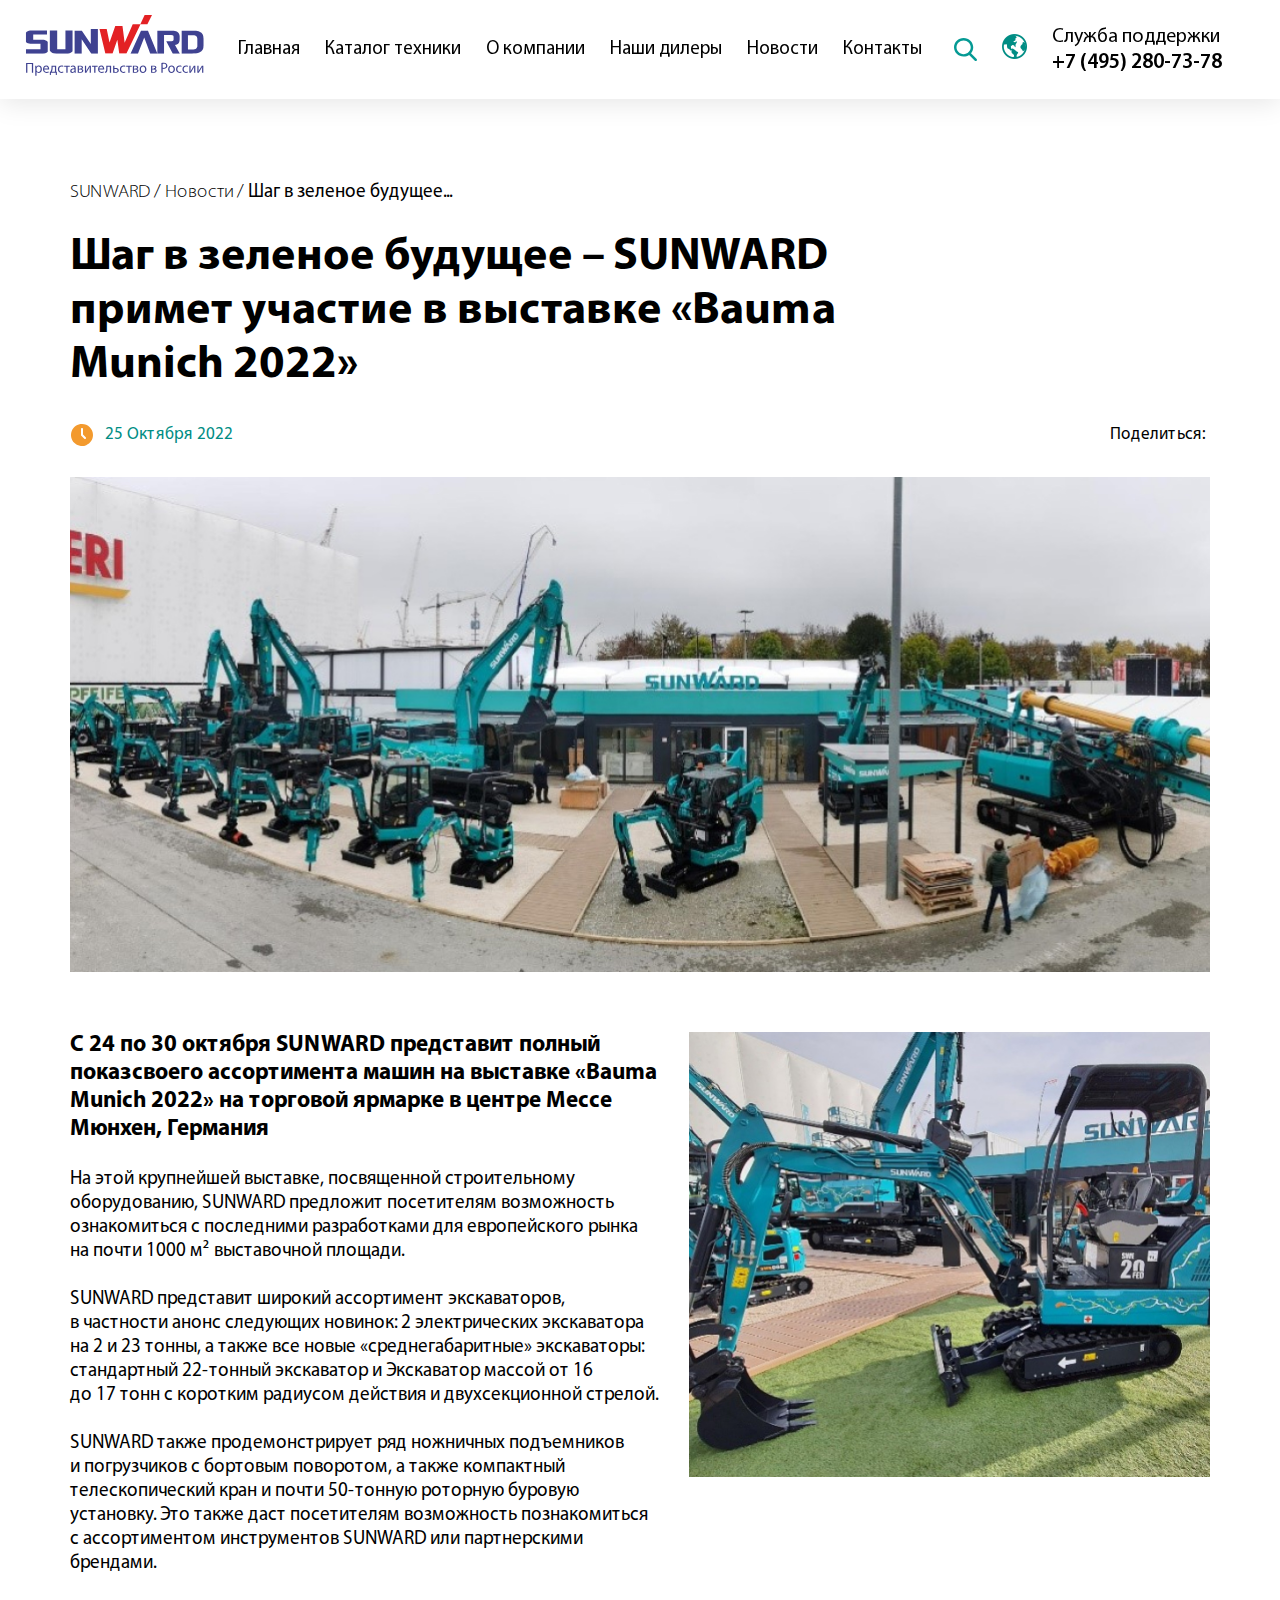
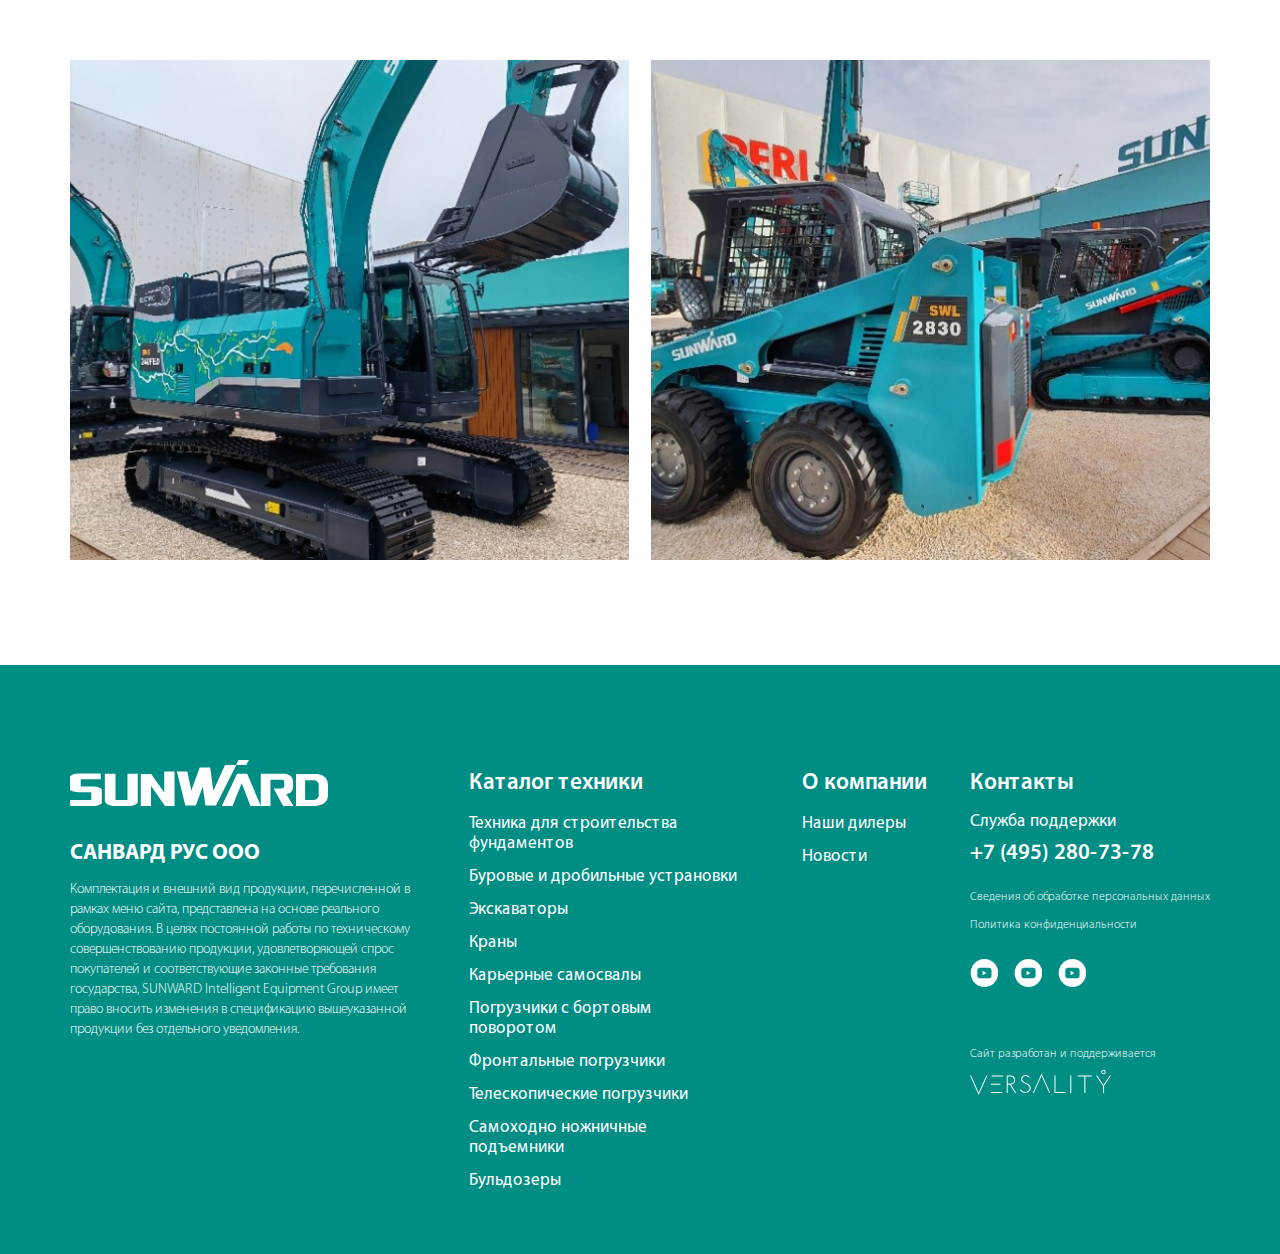
<file: article.html>
<!DOCTYPE html>
<html lang="ru">

<head>
    <meta charset="UTF-8">
    <meta http-equiv="X-UA-Compatible" content="IE=edge">
    <meta name="viewport" content="width=device-width, initial-scale=1.0">
    <title>SUNWARD – Шаг в зеленое будущее</title>
    <link rel="icon" href="/favicon.ico" type="image/x-icon">
    <link rel="stylesheet" href="https://cdn.jsdelivr.net/npm/@fancyapps/ui@4.0/dist/fancybox.css" />
    <link rel="stylesheet" href="css/style.min.css">
    <script src="https://yastatic.net/share2/share.js"></script>
</head>

<body>
    <header class="header">
        <div class="header__wrap">
            <a href="" class="header__logo">
                <img src="img/logo.svg" alt="">
            </a>
            <ul class="header__menu">
                <li><a href="/">Главная</a></li>
                <li>
                    <a href="/catalog.html">Каталог техники</a>
                    <ul>
                        <li><a href="">Техника для строительства фундаментов</a></li>
                        <li><a href="">Буровые и дробильные устрановки</a></li>
                        <li><a href="">Экскаваторы</a></li>
                        <li><a href="">Краны</a></li>
                        <li><a href="">Карьерные самосвалы</a></li>
                        <li><a href="">Погрузчики с бортовым поворотом</a></li>
                        <li><a href="">Фронтальные погрузчики</a></li>
                        <li><a href="">Телескопические погрузчики</a></li>
                        <li><a href="">Самоходно ножничные подъемники</a></li>
                        <li><a href="">Бульдозеры</a></li>
                    </ul>
                </li>
                <li><a href="/about.html">О компании</a></li>
                <li><a href="/dillers.html">Наши дилеры</a></li>
                <li><a href="/news.html">Новости</a></li>
                <li><a href="/contacts.html">Контакты</a></li>
            </ul>
            <div class="header__right">
                <div class="header__search">
                    <a href="" class="header__search-top">
                        <svg width="23" height="23" viewBox="0 0 23 23" fill="none" xmlns="http://www.w3.org/2000/svg">
                            <path
                                d="M22.6503 20.9494L16.9804 15.2561C18.4382 13.5829 19.237 11.4778 19.237 9.28624C19.237 4.16589 14.922 0 9.61849 0C4.31494 0 0 4.16589 0 9.28624C0 14.4066 4.31494 18.5725 9.61849 18.5725C11.6095 18.5725 13.5069 17.9927 15.1291 16.8921L20.842 22.6286C21.0808 22.868 21.402 23 21.7462 23C22.0719 23 22.381 22.8801 22.6156 22.6621C23.1141 22.199 23.13 21.431 22.6503 20.9494ZM9.61849 2.4225C13.5387 2.4225 16.7278 5.50149 16.7278 9.28624C16.7278 13.071 13.5387 16.15 9.61849 16.15C5.69833 16.15 2.50917 13.071 2.50917 9.28624C2.50917 5.50149 5.69833 2.4225 9.61849 2.4225Z"
                                fill="#059A94" />
                        </svg>
                    </a>
                    <form action="">
                        <input type="text" placeholder="Введите поисковый запрос" required>
                        <button><img src="img/search-arrow.png" alt=""></button>
                    </form>
                </div>
                <a href="/contacts.html" class="header__world">
                    <img src="img/world.svg" alt="">
                </a>
                <div class="header__cont">
                    Служба поддержки
                    <a href="tel:+7 (495) 280-73-78" class="header__phone">+7 (495) 280-73-78</a>
                </div>
            </div>
            <a href="" class="header__burg">
                <span></span>
            </a>
        </div>
    </header>
    <div class="menu">
        <ul class="header__menu">
            <li><a href="/">Главная</a></li>
            <li>
                <a href="/catalog.html">Каталог техники</a>
                <ul>
                    <li><a href="">Техника для строительства фундаментов</a></li>
                    <li><a href="">Буровые и дробильные устрановки</a></li>
                    <li><a href="">Экскаваторы</a></li>
                    <li><a href="">Краны</a></li>
                    <li><a href="">Карьерные самосвалы</a></li>
                    <li><a href="">Погрузчики с бортовым поворотом</a></li>
                    <li><a href="">Фронтальные погрузчики</a></li>
                    <li><a href="">Телескопические погрузчики</a></li>
                    <li><a href="">Самоходно ножничные подъемники</a></li>
                    <li><a href="">Бульдозеры</a></li>
                </ul>
            </li>
            <li><a href="/about.html">О компании</a></li>
            <li><a href="/dillers.html">Наши дилеры</a></li>
            <li><a href="/news.html">Новости</a></li>
            <li><a href="/contacts.html">Контакты</a></li>
        </ul>
        <a href="/contacts.html" class="header__pred">
            <img src="img/world.svg" alt="">
            Представительства SUNWARD
        </a>
        <div class="header__mobsearch">
            <svg width="23" height="23" viewBox="0 0 23 23" fill="none" xmlns="http://www.w3.org/2000/svg">
                <path
                    d="M22.6503 20.9494L16.9804 15.2561C18.4382 13.5829 19.237 11.4778 19.237 9.28624C19.237 4.16589 14.922 0 9.61849 0C4.31494 0 0 4.16589 0 9.28624C0 14.4066 4.31494 18.5725 9.61849 18.5725C11.6095 18.5725 13.5069 17.9927 15.1291 16.8921L20.842 22.6286C21.0808 22.868 21.402 23 21.7462 23C22.0719 23 22.381 22.8801 22.6156 22.6621C23.1141 22.199 23.13 21.431 22.6503 20.9494ZM9.61849 2.4225C13.5387 2.4225 16.7278 5.50149 16.7278 9.28624C16.7278 13.071 13.5387 16.15 9.61849 16.15C5.69833 16.15 2.50917 13.071 2.50917 9.28624C2.50917 5.50149 5.69833 2.4225 9.61849 2.4225Z"
                    fill="#059A94" />
            </svg>
            <form action="">
                <input type="text" placeholder="Введите поисковый запрос" required>
                <button><img src="img/search-arrow.png" alt=""></button>
            </form>

        </div>
        <div class="header__cont">
            Служба поддержки
            <a href="tel:+7 (495) 280-73-78" class="header__phone">+7 (495) 280-73-78</a>
        </div>
    </div>
    <div class="countries">
        <div class="container">
          <div class="countries__title">Представительства SUNWARD</div>
          <div class="countries__wrap">
            <div class="countries__block">
              <a href="" class="countries__name">ASIA</a>
              <a href="" class="countries__el">中国</a>
              <a href="" class="countries__el">한국</a>
              <a href="" class="countries__el">Other Countries</a>
            </div>
            <div class="countries__block">
              <a href="" class="countries__name">SOUTHEAST ASIA</a>
              <a href="" class="countries__el">Việt nam</a>
              <a href="" class="countries__el">ប្រទេសកម្ពុជា</a>
              <a href="" class="countries__el">Indonesia</a>
              <a href="" class="countries__el">ประเทศไทย</a>
              <a href="" class="countries__el">Philippines</a>
              <a href="" class="countries__el">Other Countries</a>
            </div>
            <div class="countries__block">
              <a href="" class="countries__name">CIS</a>
              <a href="" class="countries__el">Россия</a>
              <a href="" class="countries__el">Other Countries</a>
            </div>
            <div class="countries__block">
              <a href="" class="countries__name">EMENA</a>
              <a href="" class="countries__el">Europe</a>
              <a href="" class="countries__el">Middle East</a>
              <a href="" class="countries__el">North Africa</a>
            </div>
            <div class="countries__block">
              <a href="" class="countries__name">SOUTH ASIA</a>
              <a href="" class="countries__el">India</a>
              <a href="" class="countries__el">Other Countries</a>
            </div>
            <div class="countries__block">
              <a href="" class="countries__name">SOUTHEAST ASIA</a>
              <a href="" class="countries__el">English</a>
            </div>
            <div class="countries__block">
              <a href="" class="countries__name">LATIN AMERICA</a>
              <a href="" class="countries__el">Español</a>
              <a href="" class="countries__el">Other Countries</a>
            </div>
            <div class="countries__block">
              <a href="" class="countries__name">SUB-SAHARAN
                AFRICA</a>
              <a href="" class="countries__el">English</a>
            </div>
            <div class="countries__block">
              <a href="" class="countries__name">OCEANIA</a>
              <a href="" class="countries__el">English</a>
            </div>
          </div>
        </div>
      </div>
    <section class="article ">
        <div class="container">
            <ul class="article__bread">
                <li><a href="/">SUNWARD</a></li> /
                <li><a href="/news.html">Новости</a></li> /
                <li>Шаг в зеленое будущее...</li>
            </ul>
            <h1 class="article__title">Шаг в зеленое будущее – SUNWARD примет участие в&nbsp;выставке «Bauma Munich
                2022»
            </h1>
            <div class="article__top">
                <div class="article__date">
                    <img src="img/date.svg" alt="">
                    25 Октября 2022
                </div>
                <div class="article__share">
                    Поделиться:
                    <div class="ya-share2" data-curtain data-shape="round" data-color-scheme="whiteblack"
                        data-services="vkontakte,odnoklassniki,telegram,whatsapp"></div>
                </div>
            </div>
            <div class="article__img scrollme">
                <img src="img/news/article1.jpg" alt="" class="animateme" data-when="exit" data-from="0" data-to="1"
                    data-opacity="0.5" data-scale="1.2" data-translatex="0" data-rotatez="0">
            </div>
            <div class="article__wrap scrollme">
                <div class="article__text">
                    <p><b>С 24 по 30 октября SUNWARD представит полный показсвоего ассортимента машин на&nbsp;выставке
                            «Bauma
                            Munich 2022» на&nbsp;торговой ярмарке в&nbsp;центре Мессе Мюнхен, Германия</b></p>
                    <p>На этой крупнейшей выставке, посвященной строительному оборудованию, SUNWARD предложит
                        посетителям возможность ознакомиться с&nbsp;последними разработками для&nbsp;европейского рынка
                        на&nbsp;почти
                        1000&nbsp;м² выставочной площади.</p>
                    <p>SUNWARD представит широкий ассортимент экскаваторов, в&nbsp;частности анонс следующих новинок:
                        2&nbsp;электрических экскаватора на&nbsp;2&nbsp;и&nbsp;23&nbsp;тонны, а&nbsp;также
                        все&nbsp;новые «среднегабаритные» экскаваторы:
                        стандартный 22-тонный экскаватор и&nbsp;Экскаватор массой от&nbsp;16 до&nbsp;17&nbsp;тонн
                        с&nbsp;коротким радиусом
                        действия и&nbsp;двухсекционной стрелой.</p>
                    <p>SUNWARD также продемонстрирует ряд ножничных подъемников и&nbsp;погрузчиков с&nbsp;бортовым
                        поворотом, а&nbsp;также компактный телескопический кран и&nbsp;почти 50-тонную роторную буровую
                        установку. Это&nbsp;также
                        даст посетителям возможность познакомиться с&nbsp;ассортиментом инструментов SUNWARD
                        или&nbsp;партнерскими
                        брендами.</p>
                </div>
                <a data-fancybox href="img/news/article2.jpg" class="article__col animateme" data-when="span"
                    data-from="0.5" data-to="0" data-opacity="0.5" data-translatex="200" data-rotatez="0">
                    <img src="img/news/article2.jpg" alt="">
                </a>
            </div>
            <div class="article__imgs scrollme">
                <a data-fancybox href="img/news/article3.jpg">
                    <img src="img/news/article3.jpg" alt="" class="animateme" data-when="span" data-from="1" data-to="0"
                        data-opacity="1" data-scale="1.4" data-translatex="0" data-rotatez="0">
                </a>
                <a data-fancybox href="img/news/article4.jpg">
                    <img src="img/news/article4.jpg" alt="" class="animateme" data-when="span" data-from="1" data-to="0"
                        data-opacity="1" data-scale="1.4" data-translatex="0" data-rotatez="0">
                </a>
            </div>
        </div>
    </section>
    <footer class="footer">
        <div class="footer-mob">
            <div class="container">
                <a href="/" class="footer__logo">
                    <img src="img/footer-logo2.svg" alt="">
                </a>
                <div class="footer__title">Контакты</div>
                <div class="footer__small">
                    <div class="footer__pwrap">
                        <div class="footer__sp">Служба поддержки</div>
                        <a href="tel:+7 (495) 280-73-78" class="footer__phone">
                            +7 (495) 280-73-78</a>
                    </div>
                    <div class="footer__soc">
                        <a href="">
                            <img src="img/footer-soc.png" alt="">
                        </a>
                        <a href="">
                            <img src="img/footer-soc.png" alt="">
                        </a>
                        <a href="">
                            <img src="img/footer-soc.png" alt="">
                        </a>
                    </div>
                </div>
                <ul class="footer__menu">
                    <li>
                        <a href="">Каталог техники</a>
                        <ul>
                            <li><a href="">Техника для строительства фундаментов</a></li>
                            <li><a href=""> Буровые и дробильные устрановки</a></li>
                            <li><a href="">Экскаваторы</a></li>
                            <li><a href="">Краны</a></li>
                            <li><a href="">Карьерные самосвалы</a></li>
                            <li><a href="">Погрузчики с бортовым поворотом</a></li>
                            <li><a href="">Фронтальные погрузчики</a></li>
                            <li><a href="">Телескопические погрузчики</a></li>
                            <li><a href="">Самоходно ножничные подъемники</a></li>
                            <li><a href="">Бульдозеры</a></li>
                        </ul>
                    </li>
                    <li>
                        <a href="">О компании</a>
                        <ul>
                            <li><a href="">Наши дилеры</a></li>
                            <li><a href="">Новости</a></li>
                        </ul>
                    </li>
                </ul>
                <div class="footer__links">
                    <a href="">Сведения об обработке персональных данных</a>
                    <a href="">Политика конфиденциальности</a>
                </div>
                <div class="footer__subtitle">САНВАРД РУС ООО</div>
                <p class="footer__text">Комплектация и внешний вид продукции, перечисленной в рамках меню сайта,
                    представлена
                    на&nbsp;основе реального оборудования. В&nbsp;целях постоянной работы по техническому
                    совершенствованию
                    продукции, удовлетворяющей спрос покупателей и&nbsp;соответствующие законные требования государства,
                    SUNWARD Intelligent Equipment Group имеет право вносить изменения
                    в&nbsp;спецификацию вышеуказанной продукции
                    без&nbsp;отдельного уведомления.</p>
                <a href="https://www.versality.ru/" class="footer__dev" target="_blank">
                    Сайт разработан и поддерживается
                    <img src="img/hero-logo.svg" alt="">
                </a>
            </div>
        </div>
        <div class="container">
            <div class="footer__wrap">
                <div class="footer__main">
                    <a href="/" class="footer__logo">
                        <img src="img/footer-logo.svg" alt="">
                    </a>
                    <div class="footer__subtitle">САНВАРД РУС ООО</div>
                    <p class="footer__text">Комплектация и внешний вид продукции, перечисленной в рамках меню сайта,
                        представлена
                        на&nbsp;основе реального оборудования. В&nbsp;целях постоянной работы по техническому
                        совершенствованию
                        продукции, удовлетворяющей спрос покупателей и&nbsp;соответствующие законные требования государства,
                        SUNWARD Intelligent Equipment Group имеет право вносить изменения
                        в&nbsp;спецификацию вышеуказанной продукции
                        без&nbsp;отдельного уведомления.</p>
                </div>
                <ul class="footer__menu">
                    <li>
                        <a href="">Каталог техники</a>
                        <ul>
                            <li><a href="">Техника для строительства фундаментов</a></li>
                            <li><a href=""> Буровые и дробильные устрановки</a></li>
                            <li><a href="">Экскаваторы</a></li>
                            <li><a href="">Краны</a></li>
                            <li><a href="">Карьерные самосвалы</a></li>
                            <li><a href="">Погрузчики с бортовым поворотом</a></li>
                            <li><a href="">Фронтальные погрузчики</a></li>
                            <li><a href="">Телескопические погрузчики</a></li>
                            <li><a href="">Самоходно ножничные подъемники</a></li>
                            <li><a href="">Бульдозеры</a></li>
                        </ul>
                    </li>
                    <li>
                        <a href="">О компании</a>
                        <ul>
                            <li><a href="">Наши дилеры</a></li>
                            <li><a href="">Новости</a></li>
                        </ul>
                    </li>
                </ul>
                <div class="footer__contacts">
                    <div class="footer__title">Контакты</div>
                    <div class="footer__sp">Служба поддержки</div>
                    <a href="tel:+7 (495) 280-73-78" class="footer__phone">
                        +7 (495) 280-73-78</a>
                    <div class="footer__links">
                        <a href="">Сведения об обработке персональных данных</a>
                        <a href="">Политика конфиденциальности</a>
                    </div>
                    <div class="footer__soc">
                        <a href="">
                            <img src="img/footer-soc.png" alt="">
                        </a>
                        <a href="">
                            <img src="img/footer-soc.png" alt="">
                        </a>
                        <a href="">
                            <img src="img/footer-soc.png" alt="">
                        </a>
                    </div>
                    <a href="https://www.versality.ru/" class="footer__dev" target="_blank">
                        Сайт разработан и поддерживается
                        <img src="img/hero-logo.svg" alt="">
                    </a>
                </div>
            </div>
        </div>
    </footer>
    <script src="//cdnjs.cloudflare.com/ajax/libs/jquery/2.1.3/jquery.min.js" crossorigin="anonymous"></script>
    <script src="js/jquery.scrollme.min.js"></script>
    <script src="https://cdn.jsdelivr.net/npm/@fancyapps/ui@4.0/dist/fancybox.umd.js"></script>
    <script src="js/main.js"></script>
</body>

</html>
</file>
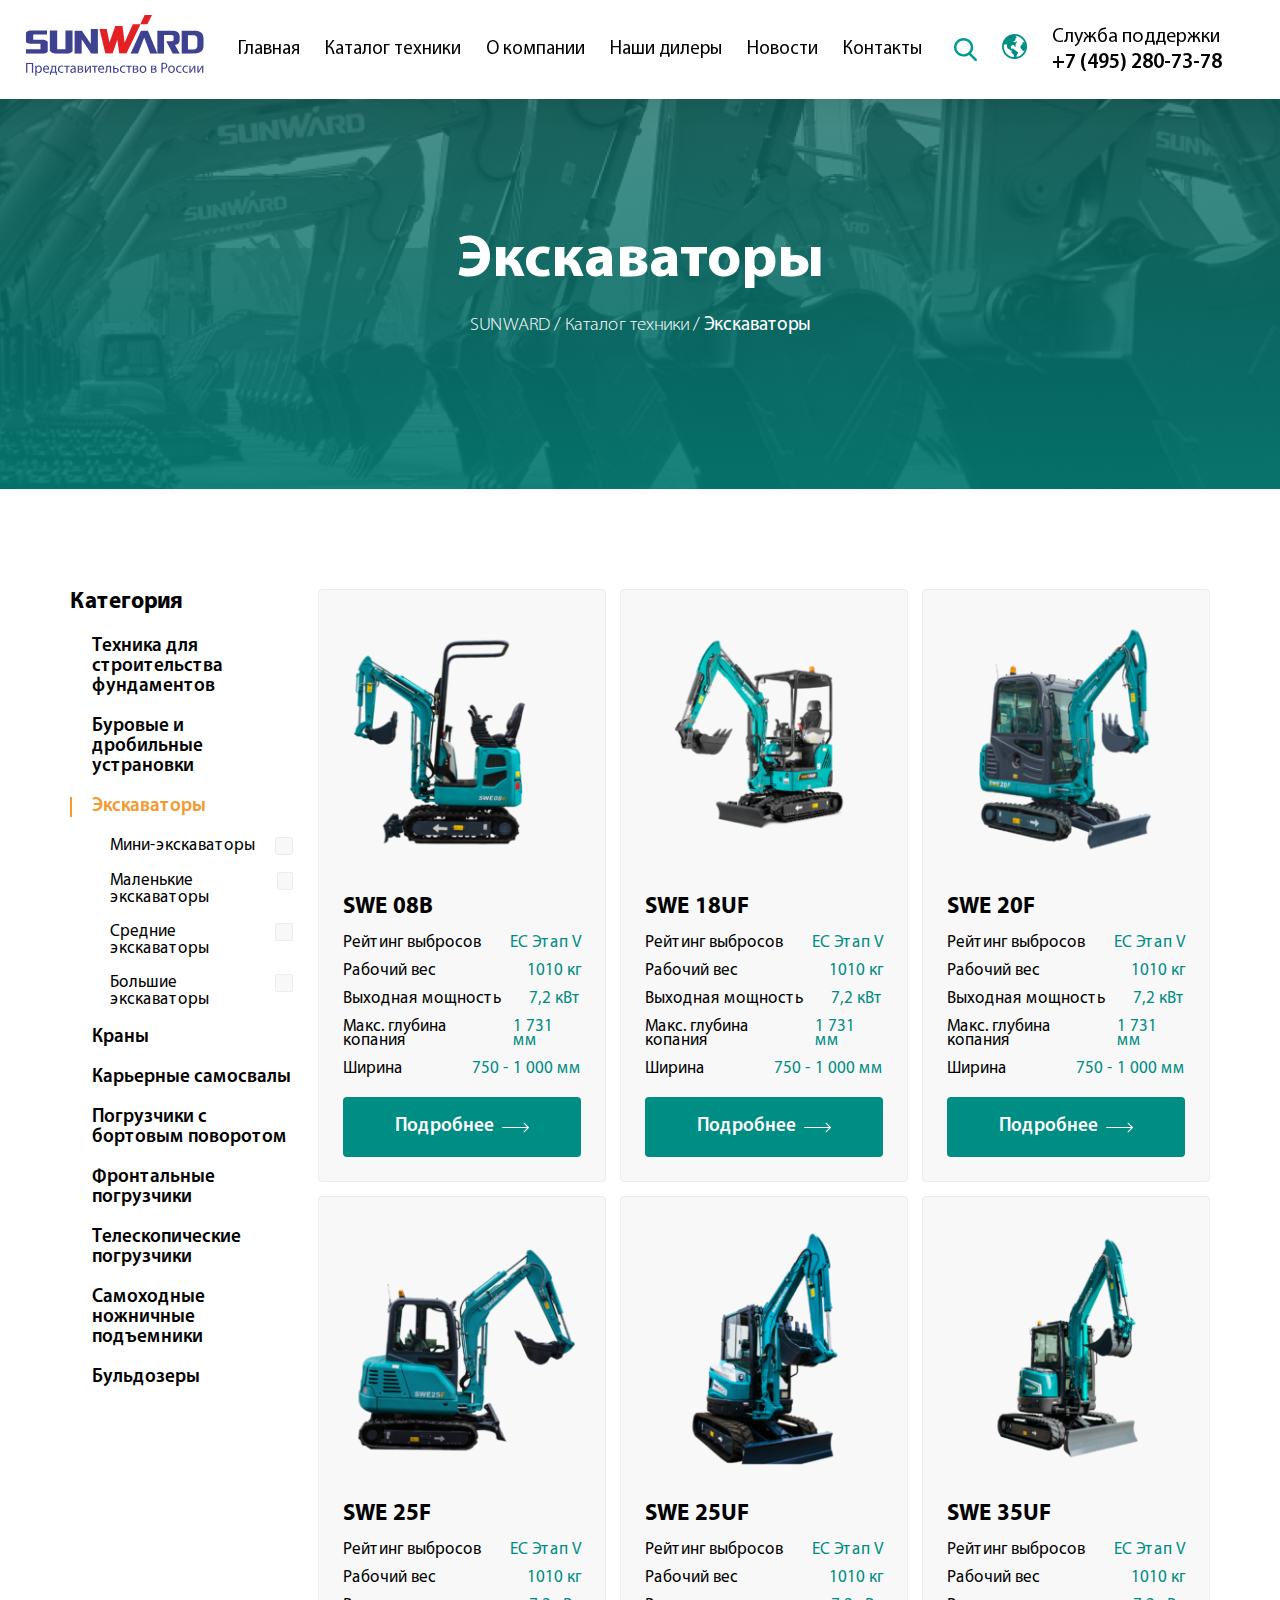
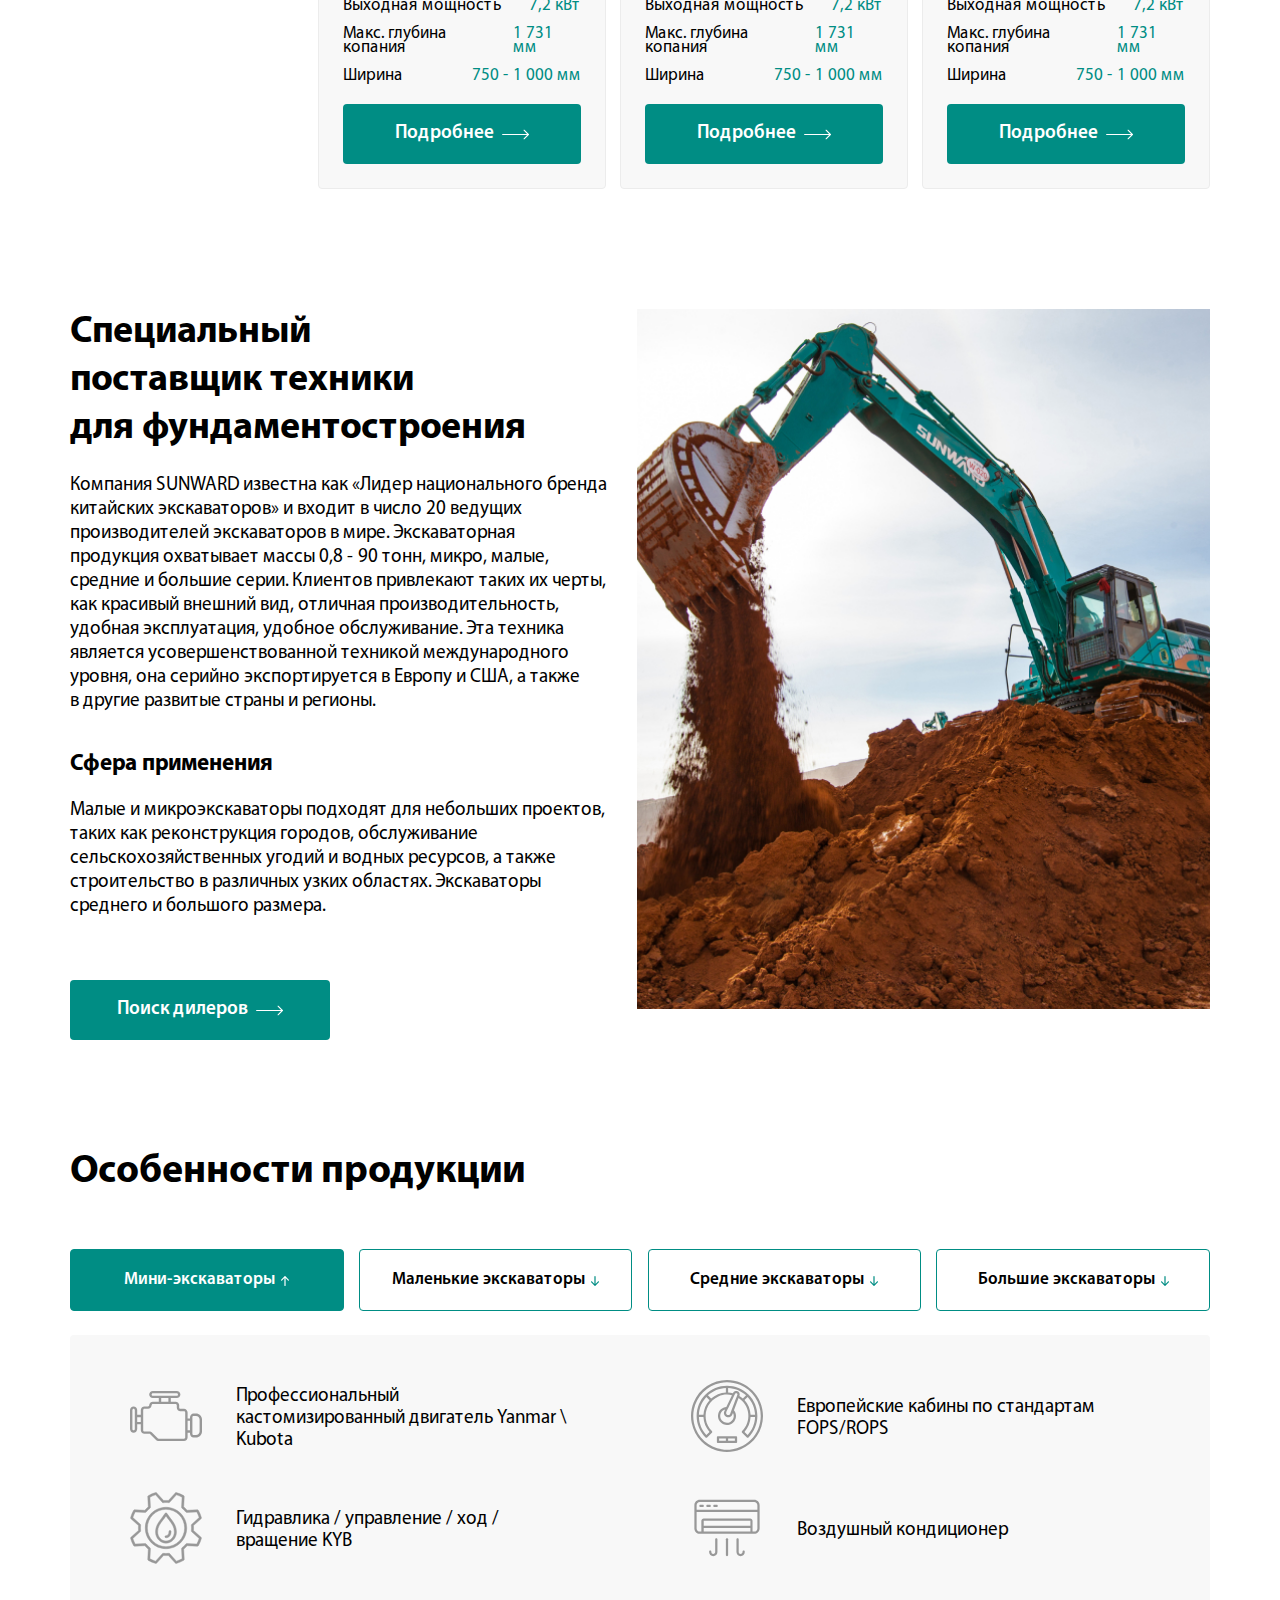
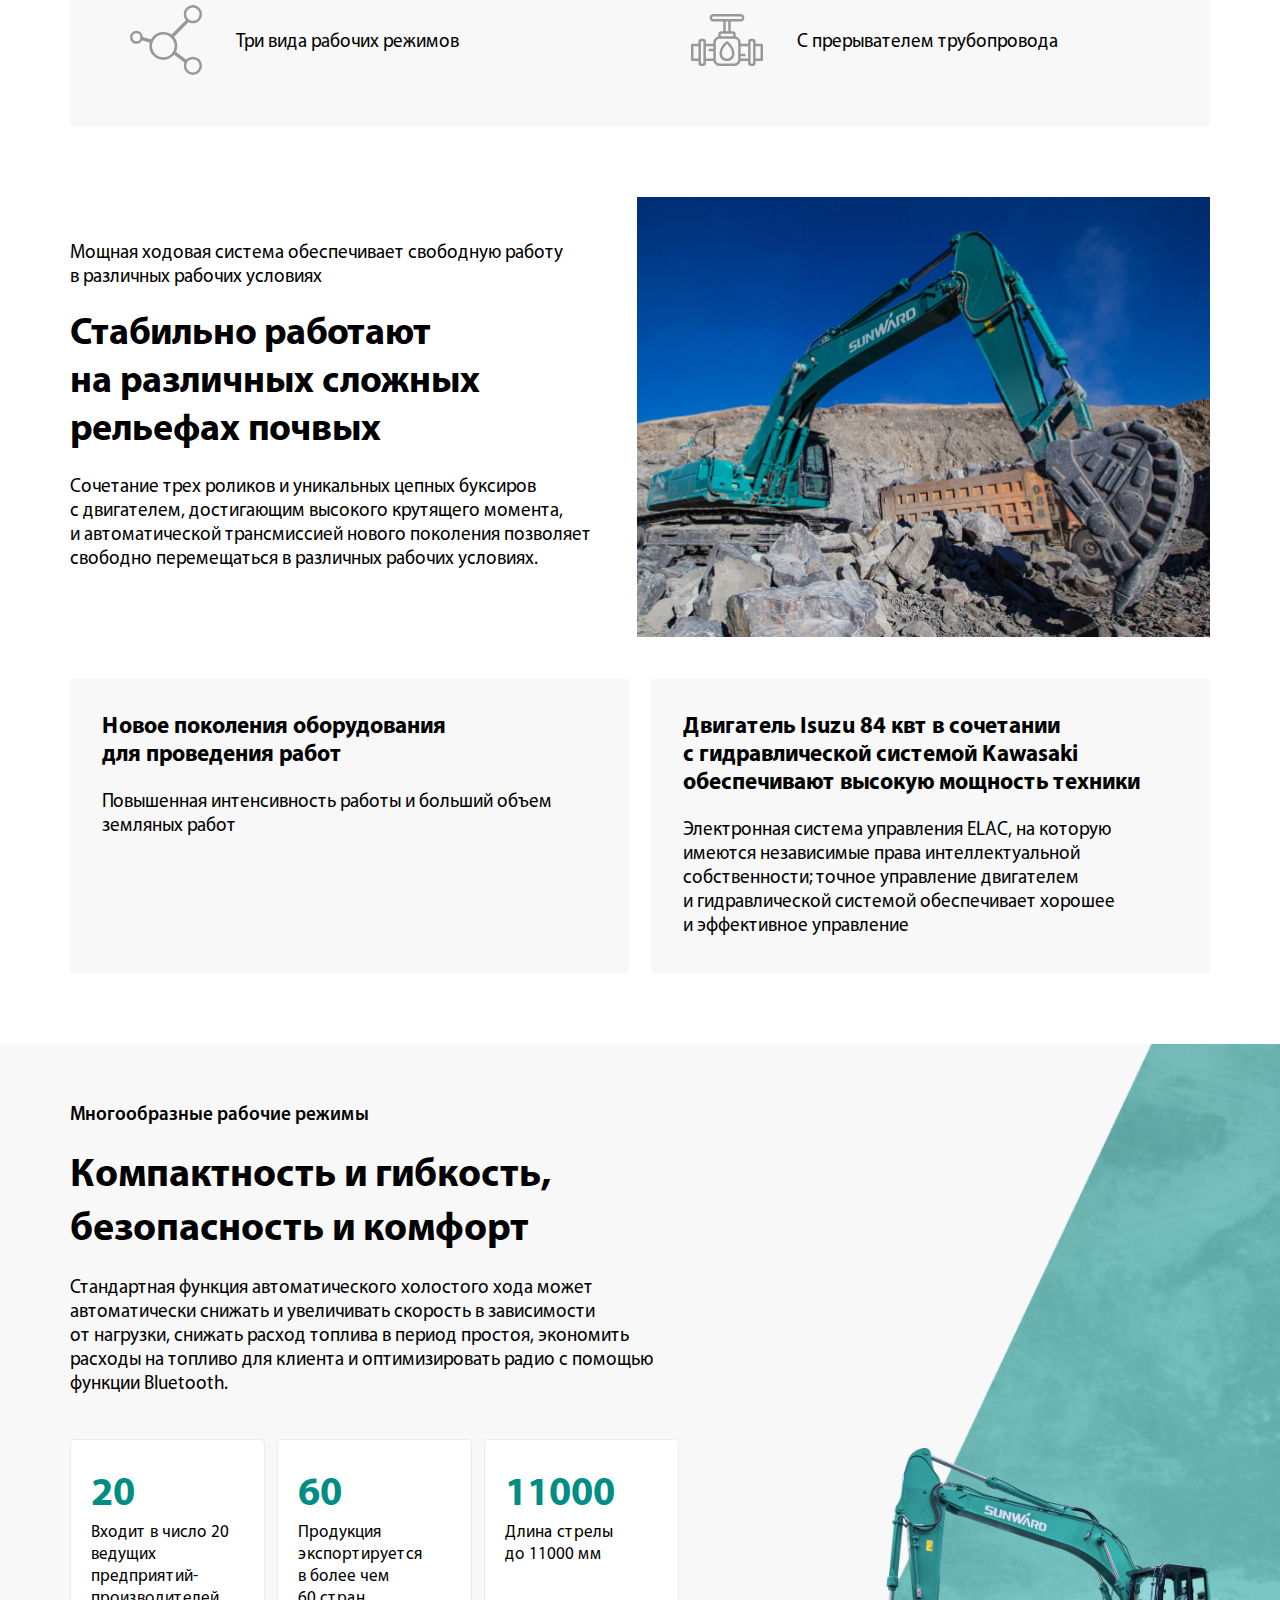
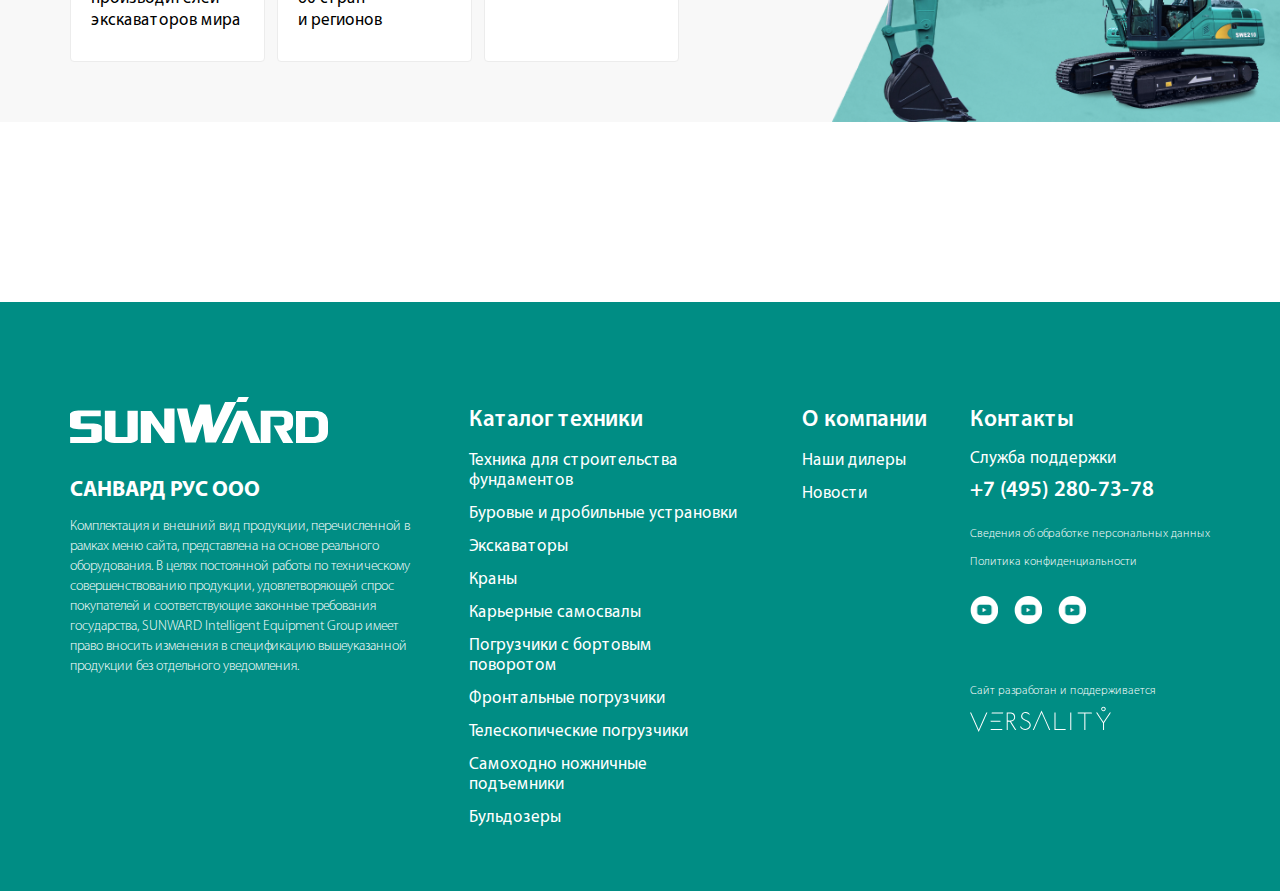
<file: cat-in.html>
<!DOCTYPE html>
<html lang="ru">

<head>
    <meta charset="UTF-8">
    <meta http-equiv="X-UA-Compatible" content="IE=edge">
    <meta name="viewport" content="width=device-width, initial-scale=1.0">
    <title>SUNWARD – Каталог техники</title>
    <link rel="icon" href="/favicon.ico" type="image/x-icon">
    <link rel="stylesheet" href="css/style.min.css">
    <link rel="stylesheet" href="https://cdn.jsdelivr.net/npm/@fancyapps/ui@4.0/dist/fancybox.css" />
    <script src="https://yastatic.net/share2/share.js"></script>
</head>

<body>
    <header class="header">
        <div class="header__wrap">
            <a href="" class="header__logo">
                <img src="img/logo.svg" alt="">
            </a>
            <ul class="header__menu">
                <li><a href="/">Главная</a></li>
                <li>
                    <a href="/catalog.html">Каталог техники</a>
                    <ul>
                        <li><a href="">Техника для строительства фундаментов</a></li>
                        <li><a href="">Буровые и дробильные устрановки</a></li>
                        <li><a href="">Экскаваторы</a></li>
                        <li><a href="">Краны</a></li>
                        <li><a href="">Карьерные самосвалы</a></li>
                        <li><a href="">Погрузчики с бортовым поворотом</a></li>
                        <li><a href="">Фронтальные погрузчики</a></li>
                        <li><a href="">Телескопические погрузчики</a></li>
                        <li><a href="">Самоходно ножничные подъемники</a></li>
                        <li><a href="">Бульдозеры</a></li>
                    </ul>
                </li>
                <li><a href="/about.html">О компании</a></li>
                <li><a href="/dillers.html">Наши дилеры</a></li>
                <li><a href="/news.html">Новости</a></li>
                <li><a href="/contacts.html">Контакты</a></li>
            </ul>
            <div class="header__right">
                <div class="header__search">
                    <a href="" class="header__search-top">
                        <svg width="23" height="23" viewBox="0 0 23 23" fill="none" xmlns="http://www.w3.org/2000/svg">
                            <path
                                d="M22.6503 20.9494L16.9804 15.2561C18.4382 13.5829 19.237 11.4778 19.237 9.28624C19.237 4.16589 14.922 0 9.61849 0C4.31494 0 0 4.16589 0 9.28624C0 14.4066 4.31494 18.5725 9.61849 18.5725C11.6095 18.5725 13.5069 17.9927 15.1291 16.8921L20.842 22.6286C21.0808 22.868 21.402 23 21.7462 23C22.0719 23 22.381 22.8801 22.6156 22.6621C23.1141 22.199 23.13 21.431 22.6503 20.9494ZM9.61849 2.4225C13.5387 2.4225 16.7278 5.50149 16.7278 9.28624C16.7278 13.071 13.5387 16.15 9.61849 16.15C5.69833 16.15 2.50917 13.071 2.50917 9.28624C2.50917 5.50149 5.69833 2.4225 9.61849 2.4225Z"
                                fill="#059A94" />
                        </svg>
                    </a>
                    <form action="">
                        <input type="text" placeholder="Введите поисковый запрос" required>
                        <button><img src="img/search-arrow.png" alt=""></button>
                    </form>
                </div>
                <a href="/contacts.html" class="header__world">
                    <img src="img/world.svg" alt="">
                </a>
                <div class="header__cont">
                    Служба поддержки
                    <a href="tel:+7 (495) 280-73-78" class="header__phone">+7 (495) 280-73-78</a>
                </div>
            </div>
            <a href="" class="header__burg">
                <span></span>
            </a>
        </div>
    </header>
    <div class="menu">
        <ul class="header__menu">
            <li><a href="/">Главная</a></li>
            <li>
                <a href="/catalog.html">Каталог техники</a>
                <ul>
                    <li><a href="">Техника для строительства фундаментов</a></li>
                    <li><a href="">Буровые и дробильные устрановки</a></li>
                    <li><a href="">Экскаваторы</a></li>
                    <li><a href="">Краны</a></li>
                    <li><a href="">Карьерные самосвалы</a></li>
                    <li><a href="">Погрузчики с бортовым поворотом</a></li>
                    <li><a href="">Фронтальные погрузчики</a></li>
                    <li><a href="">Телескопические погрузчики</a></li>
                    <li><a href="">Самоходно ножничные подъемники</a></li>
                    <li><a href="">Бульдозеры</a></li>
                </ul>
            </li>
            <li><a href="/about.html">О компании</a></li>
            <li><a href="/dillers.html">Наши дилеры</a></li>
            <li><a href="/news.html">Новости</a></li>
            <li><a href="/contacts.html">Контакты</a></li>
        </ul>
        <a href="/contacts.html" class="header__pred">
            <img src="img/world.svg" alt="">
            Представительства SUNWARD
        </a>
        <div class="header__mobsearch">
            <svg width="23" height="23" viewBox="0 0 23 23" fill="none" xmlns="http://www.w3.org/2000/svg">
                <path
                    d="M22.6503 20.9494L16.9804 15.2561C18.4382 13.5829 19.237 11.4778 19.237 9.28624C19.237 4.16589 14.922 0 9.61849 0C4.31494 0 0 4.16589 0 9.28624C0 14.4066 4.31494 18.5725 9.61849 18.5725C11.6095 18.5725 13.5069 17.9927 15.1291 16.8921L20.842 22.6286C21.0808 22.868 21.402 23 21.7462 23C22.0719 23 22.381 22.8801 22.6156 22.6621C23.1141 22.199 23.13 21.431 22.6503 20.9494ZM9.61849 2.4225C13.5387 2.4225 16.7278 5.50149 16.7278 9.28624C16.7278 13.071 13.5387 16.15 9.61849 16.15C5.69833 16.15 2.50917 13.071 2.50917 9.28624C2.50917 5.50149 5.69833 2.4225 9.61849 2.4225Z"
                    fill="#059A94" />
            </svg>
            <form action="">
                <input type="text" placeholder="Введите поисковый запрос" required>
                <button><img src="img/search-arrow.png" alt=""></button>
            </form>

        </div>
        <div class="header__cont">
            Служба поддержки
            <a href="tel:+7 (495) 280-73-78" class="header__phone">+7 (495) 280-73-78</a>
        </div>
    </div>
    <div class="countries">
        <div class="container">
          <div class="countries__title">Представительства SUNWARD</div>
          <div class="countries__wrap">
            <div class="countries__block">
              <a href="" class="countries__name">ASIA</a>
              <a href="" class="countries__el">中国</a>
              <a href="" class="countries__el">한국</a>
              <a href="" class="countries__el">Other Countries</a>
            </div>
            <div class="countries__block">
              <a href="" class="countries__name">SOUTHEAST ASIA</a>
              <a href="" class="countries__el">Việt nam</a>
              <a href="" class="countries__el">ប្រទេសកម្ពុជា</a>
              <a href="" class="countries__el">Indonesia</a>
              <a href="" class="countries__el">ประเทศไทย</a>
              <a href="" class="countries__el">Philippines</a>
              <a href="" class="countries__el">Other Countries</a>
            </div>
            <div class="countries__block">
              <a href="" class="countries__name">CIS</a>
              <a href="" class="countries__el">Россия</a>
              <a href="" class="countries__el">Other Countries</a>
            </div>
            <div class="countries__block">
              <a href="" class="countries__name">EMENA</a>
              <a href="" class="countries__el">Europe</a>
              <a href="" class="countries__el">Middle East</a>
              <a href="" class="countries__el">North Africa</a>
            </div>
            <div class="countries__block">
              <a href="" class="countries__name">SOUTH ASIA</a>
              <a href="" class="countries__el">India</a>
              <a href="" class="countries__el">Other Countries</a>
            </div>
            <div class="countries__block">
              <a href="" class="countries__name">SOUTHEAST ASIA</a>
              <a href="" class="countries__el">English</a>
            </div>
            <div class="countries__block">
              <a href="" class="countries__name">LATIN AMERICA</a>
              <a href="" class="countries__el">Español</a>
              <a href="" class="countries__el">Other Countries</a>
            </div>
            <div class="countries__block">
              <a href="" class="countries__name">SUB-SAHARAN
                AFRICA</a>
              <a href="" class="countries__el">English</a>
            </div>
            <div class="countries__block">
              <a href="" class="countries__name">OCEANIA</a>
              <a href="" class="countries__el">English</a>
            </div>
          </div>
        </div>
      </div>
    <section class="top">
        <img src="img/cat-bg.jpg" alt="">
        <div class="container">
            <div class="top__wrap">
                <h1 class="top__title">Экскаваторы</h1>
                <ul class="top__bread">
                    <li><a href="/">SUNWARD</a></li> /
                    <li><a href="/">Каталог техники</a></li> /
                    <li>Экскаваторы</li>
                </ul>
            </div>
        </div>
    </section>
    <section class="cat">
        <div class="container">
            <div class="cat__all">
                <div class="cat__aside">
                    <div class="cat__cat">Категория</div>
                    <ul>
                        <li><a href="">Техника для строительства фундаментов</a></li>
                        <li><a href="">Буровые и дробильные устрановки</a></li>
                        <li class="active"><a href="">Экскаваторы</a>
                            <ul>
                                <li><label>Мини-экскаваторы
                                        <input type="checkbox"><span></span>
                                    </label></li>
                                <li><label>Маленькие экскаваторы
                                        <input type="checkbox"><span></span>
                                    </label></li>
                                <li><label>Средние экскаваторы
                                        <input type="checkbox"><span></span>
                                    </label></li>
                                <li><label>Большие экскаваторы
                                        <input type="checkbox"><span></span>
                                    </label></li>
                            </ul>
                        </li>
                        <li><a href="">Краны</a></li>
                        <li><a href="">Карьерные самосвалы</a></li>
                        <li><a href="">Погрузчики с бортовым поворотом</a></li>
                        <li><a href="">Фронтальные погрузчики</a></li>
                        <li><a href="">Телескопические погрузчики</a></li>
                        <li><a href="">Самоходные ножничные подъемники</a></li>
                        <li><a href="">Бульдозеры</a></li>
                    </ul>
                </div>
                <div class="cat__wrap">
                    <div class="cat__block">
                        <a href="/card.html" class="cat__img">
                            <img src="img/cat/cat.png" alt="">
                        </a>
                        <a href="/card.html" class="cat__name">SWE 08B</a>
                        <div class="cat__line"><b>Рейтинг выбросов</b><span>ЕС Этап V</span></div>
                        <div class="cat__line"><b>Рабочий вес</b><span>1010 кг</span></div>
                        <div class="cat__line"><b>Выходная мощность</b><span>7,2 кВт</span></div>
                        <div class="cat__line"><b>Макс. глубина копания</b><span>1 731 мм</span></div>
                        <div class="cat__line"><b>Ширина</b><span>750 - 1 000 мм</span></div>
                        <a href="/card.html" class="cat__link btn">Подробнее
                            <svg width="27" height="11" viewBox="0 0 27 11" fill="none"
                                xmlns="http://www.w3.org/2000/svg">
                                <path
                                    d="M26.3769 6.0504H0.623075C0.316729 6.0504 0.0692291 5.8029 0.0692291 5.49655C0.0692291 5.19021 0.316729 4.94271 0.623075 4.94271H25.039L21.6779 1.58155C21.4615 1.36521 21.4615 1.01386 21.6779 0.797514C21.8942 0.581167 22.2456 0.581167 22.4619 0.797514L26.7698 5.1054C26.929 5.26463 26.9758 5.50174 26.8892 5.70944C26.8027 5.9154 26.6002 6.0504 26.3769 6.0504Z"
                                    fill="white" />
                                <path
                                    d="M22.0639 10.3635C21.9219 10.3635 21.78 10.3098 21.6727 10.2008C21.4564 9.98444 21.4564 9.63309 21.6727 9.41674L25.9858 5.10367C26.2021 4.88732 26.5535 4.88732 26.7698 5.10367C26.9862 5.32001 26.9862 5.67136 26.7698 5.88771L22.4567 10.2008C22.3477 10.3098 22.2058 10.3635 22.0639 10.3635Z"
                                    fill="white" />
                            </svg>
                        </a>
                    </div>
                    <div class="cat__block">
                        <a href="/card.html" class="cat__img">
                            <img src="img/cat/cat2.png" alt="">
                        </a>
                        <a href="/card.html" class="cat__name">SWE 18UF</a>
                        <div class="cat__line"><b>Рейтинг выбросов</b><span>ЕС Этап V</span></div>
                        <div class="cat__line"><b>Рабочий вес</b><span>1010 кг</span></div>
                        <div class="cat__line"><b>Выходная мощность</b><span>7,2 кВт</span></div>
                        <div class="cat__line"><b>Макс. глубина копания</b><span>1 731 мм</span></div>
                        <div class="cat__line"><b>Ширина</b><span>750 - 1 000 мм</span></div>
                        <a href="/card.html" class="cat__link btn">Подробнее
                            <svg width="27" height="11" viewBox="0 0 27 11" fill="none"
                                xmlns="http://www.w3.org/2000/svg">
                                <path
                                    d="M26.3769 6.0504H0.623075C0.316729 6.0504 0.0692291 5.8029 0.0692291 5.49655C0.0692291 5.19021 0.316729 4.94271 0.623075 4.94271H25.039L21.6779 1.58155C21.4615 1.36521 21.4615 1.01386 21.6779 0.797514C21.8942 0.581167 22.2456 0.581167 22.4619 0.797514L26.7698 5.1054C26.929 5.26463 26.9758 5.50174 26.8892 5.70944C26.8027 5.9154 26.6002 6.0504 26.3769 6.0504Z"
                                    fill="white" />
                                <path
                                    d="M22.0639 10.3635C21.9219 10.3635 21.78 10.3098 21.6727 10.2008C21.4564 9.98444 21.4564 9.63309 21.6727 9.41674L25.9858 5.10367C26.2021 4.88732 26.5535 4.88732 26.7698 5.10367C26.9862 5.32001 26.9862 5.67136 26.7698 5.88771L22.4567 10.2008C22.3477 10.3098 22.2058 10.3635 22.0639 10.3635Z"
                                    fill="white" />
                            </svg>
                        </a>
                    </div>
                    <div class="cat__block">
                        <a href="/card.html" class="cat__img">
                            <img src="img/cat/cat3.png" alt="">
                        </a>
                        <a href="/card.html" class="cat__name">SWE 20F</a>
                        <div class="cat__line"><b>Рейтинг выбросов</b><span>ЕС Этап V</span></div>
                        <div class="cat__line"><b>Рабочий вес</b><span>1010 кг</span></div>
                        <div class="cat__line"><b>Выходная мощность</b><span>7,2 кВт</span></div>
                        <div class="cat__line"><b>Макс. глубина копания</b><span>1 731 мм</span></div>
                        <div class="cat__line"><b>Ширина</b><span>750 - 1 000 мм</span></div>
                        <a href="/card.html" class="cat__link btn">Подробнее
                            <svg width="27" height="11" viewBox="0 0 27 11" fill="none"
                                xmlns="http://www.w3.org/2000/svg">
                                <path
                                    d="M26.3769 6.0504H0.623075C0.316729 6.0504 0.0692291 5.8029 0.0692291 5.49655C0.0692291 5.19021 0.316729 4.94271 0.623075 4.94271H25.039L21.6779 1.58155C21.4615 1.36521 21.4615 1.01386 21.6779 0.797514C21.8942 0.581167 22.2456 0.581167 22.4619 0.797514L26.7698 5.1054C26.929 5.26463 26.9758 5.50174 26.8892 5.70944C26.8027 5.9154 26.6002 6.0504 26.3769 6.0504Z"
                                    fill="white" />
                                <path
                                    d="M22.0639 10.3635C21.9219 10.3635 21.78 10.3098 21.6727 10.2008C21.4564 9.98444 21.4564 9.63309 21.6727 9.41674L25.9858 5.10367C26.2021 4.88732 26.5535 4.88732 26.7698 5.10367C26.9862 5.32001 26.9862 5.67136 26.7698 5.88771L22.4567 10.2008C22.3477 10.3098 22.2058 10.3635 22.0639 10.3635Z"
                                    fill="white" />
                            </svg>
                        </a>
                    </div>
                    <div class="cat__block">
                        <a href="/card.html" class="cat__img">
                            <img src="img/cat/cat4.png" alt="">
                        </a>
                        <a href="/card.html" class="cat__name">SWE 25F</a>
                        <div class="cat__line"><b>Рейтинг выбросов</b><span>ЕС Этап V</span></div>
                        <div class="cat__line"><b>Рабочий вес</b><span>1010 кг</span></div>
                        <div class="cat__line"><b>Выходная мощность</b><span>7,2 кВт</span></div>
                        <div class="cat__line"><b>Макс. глубина копания</b><span>1 731 мм</span></div>
                        <div class="cat__line"><b>Ширина</b><span>750 - 1 000 мм</span></div>
                        <a href="/card.html" class="cat__link btn">Подробнее
                            <svg width="27" height="11" viewBox="0 0 27 11" fill="none"
                                xmlns="http://www.w3.org/2000/svg">
                                <path
                                    d="M26.3769 6.0504H0.623075C0.316729 6.0504 0.0692291 5.8029 0.0692291 5.49655C0.0692291 5.19021 0.316729 4.94271 0.623075 4.94271H25.039L21.6779 1.58155C21.4615 1.36521 21.4615 1.01386 21.6779 0.797514C21.8942 0.581167 22.2456 0.581167 22.4619 0.797514L26.7698 5.1054C26.929 5.26463 26.9758 5.50174 26.8892 5.70944C26.8027 5.9154 26.6002 6.0504 26.3769 6.0504Z"
                                    fill="white" />
                                <path
                                    d="M22.0639 10.3635C21.9219 10.3635 21.78 10.3098 21.6727 10.2008C21.4564 9.98444 21.4564 9.63309 21.6727 9.41674L25.9858 5.10367C26.2021 4.88732 26.5535 4.88732 26.7698 5.10367C26.9862 5.32001 26.9862 5.67136 26.7698 5.88771L22.4567 10.2008C22.3477 10.3098 22.2058 10.3635 22.0639 10.3635Z"
                                    fill="white" />
                            </svg>
                        </a>
                    </div>
                    <div class="cat__block">
                        <a href="/card.html" class="cat__img">
                            <img src="img/cat/cat5.png" alt="">
                        </a>
                        <a href="/card.html" class="cat__name">SWE 25UF</a>
                        <div class="cat__line"><b>Рейтинг выбросов</b><span>ЕС Этап V</span></div>
                        <div class="cat__line"><b>Рабочий вес</b><span>1010 кг</span></div>
                        <div class="cat__line"><b>Выходная мощность</b><span>7,2 кВт</span></div>
                        <div class="cat__line"><b>Макс. глубина копания</b><span>1 731 мм</span></div>
                        <div class="cat__line"><b>Ширина</b><span>750 - 1 000 мм</span></div>
                        <a href="/card.html" class="cat__link btn">Подробнее
                            <svg width="27" height="11" viewBox="0 0 27 11" fill="none"
                                xmlns="http://www.w3.org/2000/svg">
                                <path
                                    d="M26.3769 6.0504H0.623075C0.316729 6.0504 0.0692291 5.8029 0.0692291 5.49655C0.0692291 5.19021 0.316729 4.94271 0.623075 4.94271H25.039L21.6779 1.58155C21.4615 1.36521 21.4615 1.01386 21.6779 0.797514C21.8942 0.581167 22.2456 0.581167 22.4619 0.797514L26.7698 5.1054C26.929 5.26463 26.9758 5.50174 26.8892 5.70944C26.8027 5.9154 26.6002 6.0504 26.3769 6.0504Z"
                                    fill="white" />
                                <path
                                    d="M22.0639 10.3635C21.9219 10.3635 21.78 10.3098 21.6727 10.2008C21.4564 9.98444 21.4564 9.63309 21.6727 9.41674L25.9858 5.10367C26.2021 4.88732 26.5535 4.88732 26.7698 5.10367C26.9862 5.32001 26.9862 5.67136 26.7698 5.88771L22.4567 10.2008C22.3477 10.3098 22.2058 10.3635 22.0639 10.3635Z"
                                    fill="white" />
                            </svg>
                        </a>
                    </div>
                    <div class="cat__block">
                        <a href="/card.html" class="cat__img">
                            <img src="img/cat/cat6.png" alt="">
                        </a>
                        <a href="/card.html" class="cat__name">SWE 35UF</a>
                        <div class="cat__line"><b>Рейтинг выбросов</b><span>ЕС Этап V</span></div>
                        <div class="cat__line"><b>Рабочий вес</b><span>1010 кг</span></div>
                        <div class="cat__line"><b>Выходная мощность</b><span>7,2 кВт</span></div>
                        <div class="cat__line"><b>Макс. глубина копания</b><span>1 731 мм</span></div>
                        <div class="cat__line"><b>Ширина</b><span>750 - 1 000 мм</span></div>
                        <a href="/card.html" class="cat__link btn">Подробнее
                            <svg width="27" height="11" viewBox="0 0 27 11" fill="none"
                                xmlns="http://www.w3.org/2000/svg">
                                <path
                                    d="M26.3769 6.0504H0.623075C0.316729 6.0504 0.0692291 5.8029 0.0692291 5.49655C0.0692291 5.19021 0.316729 4.94271 0.623075 4.94271H25.039L21.6779 1.58155C21.4615 1.36521 21.4615 1.01386 21.6779 0.797514C21.8942 0.581167 22.2456 0.581167 22.4619 0.797514L26.7698 5.1054C26.929 5.26463 26.9758 5.50174 26.8892 5.70944C26.8027 5.9154 26.6002 6.0504 26.3769 6.0504Z"
                                    fill="white" />
                                <path
                                    d="M22.0639 10.3635C21.9219 10.3635 21.78 10.3098 21.6727 10.2008C21.4564 9.98444 21.4564 9.63309 21.6727 9.41674L25.9858 5.10367C26.2021 4.88732 26.5535 4.88732 26.7698 5.10367C26.9862 5.32001 26.9862 5.67136 26.7698 5.88771L22.4567 10.2008C22.3477 10.3098 22.2058 10.3635 22.0639 10.3635Z"
                                    fill="white" />
                            </svg>
                        </a>
                    </div>
                    <a href="" class="news__more">
                        Показать больше
                        <img src="img/news/news-more.svg" alt="">
                    </a>
                </div>
            </div>
            <div class="cat-special scrollme">
                <div class="cat-special__text">
                    <h2>Специальный <br>
                        поставщик техники <br>
                        для фундаментостроения</h2>
                    <p>Компания SUNWARD известна как «Лидер национального бренда китайских экскаваторов» и&nbsp;входит
                        в&nbsp;число 20&nbsp;ведущих производителей экскаваторов
                        в&nbsp;мире. Экскаваторная продукция охватывает массы 0,8 - 90 тонн, микро, малые, средние и
                        большие
                        серии. Клиентов привлекают таких их черты,
                        как&nbsp;красивый внешний вид, отличная производительность, удобная эксплуатация, удобное
                        обслуживание. Эта&nbsp;техника является усовершенствованной техникой международного уровня, она
                        серийно экспортируется в&nbsp;Европу и&nbsp;США, а&nbsp;также в&nbsp;другие развитые страны
                        и&nbsp;регионы.</p>
                    <div class="cat-special__mob">
                        <img src="img/cat/special.jpg" alt="">
                    </div>
                    <h3>Сфера применения</h3>
                    <p>Малые и микроэкскаваторы подходят для небольших проектов, таких
                        как&nbsp;реконструкция городов, обслуживание сельскохозяйственных угодий
                        и&nbsp;водных ресурсов, а&nbsp;также строительство в&nbsp;различных узких областях. Экскаваторы
                        среднего и&nbsp;большого размера.</p>
                    <a href="" class="btn cat-special__btn">
                        Поиск дилеров
                        <svg width="27" height="11" viewBox="0 0 27 11" fill="none" xmlns="http://www.w3.org/2000/svg">
                            <path
                                d="M26.3769 6.0504H0.623075C0.316729 6.0504 0.0692291 5.8029 0.0692291 5.49655C0.0692291 5.19021 0.316729 4.94271 0.623075 4.94271H25.039L21.6779 1.58155C21.4615 1.36521 21.4615 1.01386 21.6779 0.797514C21.8942 0.581167 22.2456 0.581167 22.4619 0.797514L26.7698 5.1054C26.929 5.26463 26.9758 5.50174 26.8892 5.70944C26.8027 5.9154 26.6002 6.0504 26.3769 6.0504Z"
                                fill="white" />
                            <path
                                d="M22.0639 10.3635C21.9219 10.3635 21.78 10.3098 21.6727 10.2008C21.4564 9.98444 21.4564 9.63309 21.6727 9.41674L25.9858 5.10367C26.2021 4.88732 26.5535 4.88732 26.7698 5.10367C26.9862 5.32001 26.9862 5.67136 26.7698 5.88771L22.4567 10.2008C22.3477 10.3098 22.2058 10.3635 22.0639 10.3635Z"
                                fill="white" />
                        </svg>
                    </a>
                </div>
                <div class="cat-special__img">
                    <img src="img/cat/special.jpg" alt="" class="animateme" data-when="span" data-from="0" data-to="1"
                        data-opacity="1" data-scale="1.3" data-translatex="0" data-rotatez="0">
                </div>
            </div>
            <div class="card-mob">
                <h2 class="card-mob__title">
                    Особенности продукции
                </h2>
                <a href="" class="tab">
                    Мини-экскаваторы
                    <svg width="8" height="10" viewBox="0 0 8 10" fill="none" xmlns="http://www.w3.org/2000/svg">
                        <path
                            d="M6.97422 5.45433L4.60089 7.89246L4.60089 0.617284C4.60089 0.595975 4.59984 0.574923 4.59777 0.554168C4.567 0.242899 4.31112 -1.61246e-07 4.00001 -1.74845e-07C3.66813 -1.89352e-07 3.39912 0.276365 3.39912 0.617284L3.39912 7.89246L1.02577 5.45433C0.791089 5.21329 0.410657 5.21329 0.175976 5.45433C-0.0586579 5.69542 -0.0586579 6.08623 0.175976 6.32732L3.57511 9.81922C3.80974 10.0603 4.19022 10.0603 4.42491 9.81922L7.82401 6.32732C7.82767 6.32357 7.83128 6.31976 7.83483 6.31591C7.8597 6.28905 7.88175 6.26046 7.901 6.23048C8.011 6.05932 8.02933 5.84431 7.956 5.65853C7.92667 5.58426 7.88267 5.51463 7.82401 5.45433C7.82034 5.45058 7.81664 5.44688 7.8129 5.44322C7.57749 5.21334 7.20522 5.21705 6.97422 5.45433Z"
                            fill="#008D84" />
                    </svg>
                </a>
                <div class="card-mob__block">
                    <div class="card-info__features">
                        <div class="card-info__features-block">
                            <div class="card-info__features-icon">
                                <img src="img/card/feat1.svg" alt="">
                            </div>
                            <div class="card-info__features-text">Профессиональный кастомизированный
                                двигатель Yanmar \ Kubota</div>
                        </div>
                        <div class="card-info__features-block">
                            <div class="card-info__features-icon">
                                <img src="img/card/feat10.svg" alt="">
                            </div>
                            <div class="card-info__features-text">Европейские кабины по стандартам FOPS/ROPS</div>
                        </div>
                        <div class="card-info__features-block">
                            <div class="card-info__features-icon">
                                <img src="img/card/feat3.svg" alt="">
                            </div>
                            <div class="card-info__features-text">Гидравлика / управление / ход / вращение KYB</div>
                        </div>
                        <div class="card-info__features-block">
                            <div class="card-info__features-icon">
                                <img src="img/card/feat11.svg" alt="">
                            </div>
                            <div class="card-info__features-text">Воздушный кондиционер</div>
                        </div>
                        <div class="card-info__features-block">
                            <div class="card-info__features-icon">
                                <img src="img/card/feat9.svg" alt="">
                            </div>
                            <div class="card-info__features-text">Три вида рабочих режимов</div>
                        </div>
                        <div class="card-info__features-block">
                            <div class="card-info__features-icon">
                                <img src="img/card/feat12.svg" alt="">
                            </div>
                            <div class="card-info__features-text">С прерывателем трубопровода</div>
                        </div>
                    </div>
                </div>
                <a href="" class="tab">
                    Маленькие экскаваторы
                    <svg width="8" height="10" viewBox="0 0 8 10" fill="none" xmlns="http://www.w3.org/2000/svg">
                        <path
                            d="M6.97422 5.45433L4.60089 7.89246L4.60089 0.617284C4.60089 0.595975 4.59984 0.574923 4.59777 0.554168C4.567 0.242899 4.31112 -1.61246e-07 4.00001 -1.74845e-07C3.66813 -1.89352e-07 3.39912 0.276365 3.39912 0.617284L3.39912 7.89246L1.02577 5.45433C0.791089 5.21329 0.410657 5.21329 0.175976 5.45433C-0.0586579 5.69542 -0.0586579 6.08623 0.175976 6.32732L3.57511 9.81922C3.80974 10.0603 4.19022 10.0603 4.42491 9.81922L7.82401 6.32732C7.82767 6.32357 7.83128 6.31976 7.83483 6.31591C7.8597 6.28905 7.88175 6.26046 7.901 6.23048C8.011 6.05932 8.02933 5.84431 7.956 5.65853C7.92667 5.58426 7.88267 5.51463 7.82401 5.45433C7.82034 5.45058 7.81664 5.44688 7.8129 5.44322C7.57749 5.21334 7.20522 5.21705 6.97422 5.45433Z"
                            fill="#008D84" />
                    </svg>
                </a>
                <div class="card-mob__block">
                    <div class="card-info__features">
                        <div class="card-info__features-block">
                            <div class="card-info__features-icon">
                                <img src="img/card/feat1.svg" alt="">
                            </div>
                            <div class="card-info__features-text">Профессиональный кастомизированный
                                двигатель Yanmar \ Kubota</div>
                        </div>
                        <div class="card-info__features-block">
                            <div class="card-info__features-icon">
                                <img src="img/card/feat10.svg" alt="">
                            </div>
                            <div class="card-info__features-text">Европейские кабины по стандартам FOPS/ROPS</div>
                        </div>
                        <div class="card-info__features-block">
                            <div class="card-info__features-icon">
                                <img src="img/card/feat3.svg" alt="">
                            </div>
                            <div class="card-info__features-text">Гидравлика / управление / ход / вращение KYB</div>
                        </div>
                        <div class="card-info__features-block">
                            <div class="card-info__features-icon">
                                <img src="img/card/feat11.svg" alt="">
                            </div>
                            <div class="card-info__features-text">Воздушный кондиционер</div>
                        </div>
                        <div class="card-info__features-block">
                            <div class="card-info__features-icon">
                                <img src="img/card/feat9.svg" alt="">
                            </div>
                            <div class="card-info__features-text">Три вида рабочих режимов</div>
                        </div>
                        <div class="card-info__features-block">
                            <div class="card-info__features-icon">
                                <img src="img/card/feat12.svg" alt="">
                            </div>
                            <div class="card-info__features-text">С прерывателем трубопровода</div>
                        </div>
                    </div>
                </div>
                <a href="" class="tab">
                    Средние экскаваторы
                    <svg width="8" height="10" viewBox="0 0 8 10" fill="none" xmlns="http://www.w3.org/2000/svg">
                        <path
                            d="M6.97422 5.45433L4.60089 7.89246L4.60089 0.617284C4.60089 0.595975 4.59984 0.574923 4.59777 0.554168C4.567 0.242899 4.31112 -1.61246e-07 4.00001 -1.74845e-07C3.66813 -1.89352e-07 3.39912 0.276365 3.39912 0.617284L3.39912 7.89246L1.02577 5.45433C0.791089 5.21329 0.410657 5.21329 0.175976 5.45433C-0.0586579 5.69542 -0.0586579 6.08623 0.175976 6.32732L3.57511 9.81922C3.80974 10.0603 4.19022 10.0603 4.42491 9.81922L7.82401 6.32732C7.82767 6.32357 7.83128 6.31976 7.83483 6.31591C7.8597 6.28905 7.88175 6.26046 7.901 6.23048C8.011 6.05932 8.02933 5.84431 7.956 5.65853C7.92667 5.58426 7.88267 5.51463 7.82401 5.45433C7.82034 5.45058 7.81664 5.44688 7.8129 5.44322C7.57749 5.21334 7.20522 5.21705 6.97422 5.45433Z"
                            fill="#008D84" />
                    </svg>
                </a>
                <div class="card-mob__block">
                    <div class="card-info__features">
                        <div class="card-info__features-block">
                            <div class="card-info__features-icon">
                                <img src="img/card/feat1.svg" alt="">
                            </div>
                            <div class="card-info__features-text">Профессиональный кастомизированный
                                двигатель Yanmar \ Kubota</div>
                        </div>
                        <div class="card-info__features-block">
                            <div class="card-info__features-icon">
                                <img src="img/card/feat10.svg" alt="">
                            </div>
                            <div class="card-info__features-text">Европейские кабины по стандартам FOPS/ROPS</div>
                        </div>
                        <div class="card-info__features-block">
                            <div class="card-info__features-icon">
                                <img src="img/card/feat3.svg" alt="">
                            </div>
                            <div class="card-info__features-text">Гидравлика / управление / ход / вращение KYB</div>
                        </div>
                        <div class="card-info__features-block">
                            <div class="card-info__features-icon">
                                <img src="img/card/feat11.svg" alt="">
                            </div>
                            <div class="card-info__features-text">Воздушный кондиционер</div>
                        </div>
                        <div class="card-info__features-block">
                            <div class="card-info__features-icon">
                                <img src="img/card/feat9.svg" alt="">
                            </div>
                            <div class="card-info__features-text">Три вида рабочих режимов</div>
                        </div>
                        <div class="card-info__features-block">
                            <div class="card-info__features-icon">
                                <img src="img/card/feat12.svg" alt="">
                            </div>
                            <div class="card-info__features-text">С прерывателем трубопровода</div>
                        </div>
                    </div>
                </div>
                <a href="" class="tab">
                    Большие экскаваторы
                    <svg width="8" height="10" viewBox="0 0 8 10" fill="none" xmlns="http://www.w3.org/2000/svg">
                        <path
                            d="M6.97422 5.45433L4.60089 7.89246L4.60089 0.617284C4.60089 0.595975 4.59984 0.574923 4.59777 0.554168C4.567 0.242899 4.31112 -1.61246e-07 4.00001 -1.74845e-07C3.66813 -1.89352e-07 3.39912 0.276365 3.39912 0.617284L3.39912 7.89246L1.02577 5.45433C0.791089 5.21329 0.410657 5.21329 0.175976 5.45433C-0.0586579 5.69542 -0.0586579 6.08623 0.175976 6.32732L3.57511 9.81922C3.80974 10.0603 4.19022 10.0603 4.42491 9.81922L7.82401 6.32732C7.82767 6.32357 7.83128 6.31976 7.83483 6.31591C7.8597 6.28905 7.88175 6.26046 7.901 6.23048C8.011 6.05932 8.02933 5.84431 7.956 5.65853C7.92667 5.58426 7.88267 5.51463 7.82401 5.45433C7.82034 5.45058 7.81664 5.44688 7.8129 5.44322C7.57749 5.21334 7.20522 5.21705 6.97422 5.45433Z"
                            fill="#008D84" />
                    </svg>
                </a>
                <div class="card-mob__block">
                    <div class="card-info__features">
                        <div class="card-info__features-block">
                            <div class="card-info__features-icon">
                                <img src="img/card/feat1.svg" alt="">
                            </div>
                            <div class="card-info__features-text">Профессиональный кастомизированный
                                двигатель Yanmar \ Kubota</div>
                        </div>
                        <div class="card-info__features-block">
                            <div class="card-info__features-icon">
                                <img src="img/card/feat10.svg" alt="">
                            </div>
                            <div class="card-info__features-text">Европейские кабины по стандартам FOPS/ROPS</div>
                        </div>
                        <div class="card-info__features-block">
                            <div class="card-info__features-icon">
                                <img src="img/card/feat3.svg" alt="">
                            </div>
                            <div class="card-info__features-text">Гидравлика / управление / ход / вращение KYB</div>
                        </div>
                        <div class="card-info__features-block">
                            <div class="card-info__features-icon">
                                <img src="img/card/feat11.svg" alt="">
                            </div>
                            <div class="card-info__features-text">Воздушный кондиционер</div>
                        </div>
                        <div class="card-info__features-block">
                            <div class="card-info__features-icon">
                                <img src="img/card/feat9.svg" alt="">
                            </div>
                            <div class="card-info__features-text">Три вида рабочих режимов</div>
                        </div>
                        <div class="card-info__features-block">
                            <div class="card-info__features-icon">
                                <img src="img/card/feat12.svg" alt="">
                            </div>
                            <div class="card-info__features-text">С прерывателем трубопровода</div>
                        </div>
                    </div>
                </div>
            </div>
            <div class="card-info">
                <h2 class="cat-info__title">Особенности продукции</h2>
                <div class="card-info__tabs">
                    <a href="" class="tab active">
                        Мини-экскаваторы
                        <svg width="8" height="10" viewBox="0 0 8 10" fill="none" xmlns="http://www.w3.org/2000/svg">
                            <path
                                d="M6.97422 5.45433L4.60089 7.89246L4.60089 0.617284C4.60089 0.595975 4.59984 0.574923 4.59777 0.554168C4.567 0.242899 4.31112 -1.61246e-07 4.00001 -1.74845e-07C3.66813 -1.89352e-07 3.39912 0.276365 3.39912 0.617284L3.39912 7.89246L1.02577 5.45433C0.791089 5.21329 0.410657 5.21329 0.175976 5.45433C-0.0586579 5.69542 -0.0586579 6.08623 0.175976 6.32732L3.57511 9.81922C3.80974 10.0603 4.19022 10.0603 4.42491 9.81922L7.82401 6.32732C7.82767 6.32357 7.83128 6.31976 7.83483 6.31591C7.8597 6.28905 7.88175 6.26046 7.901 6.23048C8.011 6.05932 8.02933 5.84431 7.956 5.65853C7.92667 5.58426 7.88267 5.51463 7.82401 5.45433C7.82034 5.45058 7.81664 5.44688 7.8129 5.44322C7.57749 5.21334 7.20522 5.21705 6.97422 5.45433Z"
                                fill="#008D84" />
                        </svg>
                    </a>
                    <a href="" class="tab">
                        Маленькие экскаваторы
                        <svg width="8" height="10" viewBox="0 0 8 10" fill="none" xmlns="http://www.w3.org/2000/svg">
                            <path
                                d="M6.97422 5.45433L4.60089 7.89246L4.60089 0.617284C4.60089 0.595975 4.59984 0.574923 4.59777 0.554168C4.567 0.242899 4.31112 -1.61246e-07 4.00001 -1.74845e-07C3.66813 -1.89352e-07 3.39912 0.276365 3.39912 0.617284L3.39912 7.89246L1.02577 5.45433C0.791089 5.21329 0.410657 5.21329 0.175976 5.45433C-0.0586579 5.69542 -0.0586579 6.08623 0.175976 6.32732L3.57511 9.81922C3.80974 10.0603 4.19022 10.0603 4.42491 9.81922L7.82401 6.32732C7.82767 6.32357 7.83128 6.31976 7.83483 6.31591C7.8597 6.28905 7.88175 6.26046 7.901 6.23048C8.011 6.05932 8.02933 5.84431 7.956 5.65853C7.92667 5.58426 7.88267 5.51463 7.82401 5.45433C7.82034 5.45058 7.81664 5.44688 7.8129 5.44322C7.57749 5.21334 7.20522 5.21705 6.97422 5.45433Z"
                                fill="#008D84" />
                        </svg>
                    </a>
                    <a href="" class="tab">
                        Средние экскаваторы
                        <svg width="8" height="10" viewBox="0 0 8 10" fill="none" xmlns="http://www.w3.org/2000/svg">
                            <path
                                d="M6.97422 5.45433L4.60089 7.89246L4.60089 0.617284C4.60089 0.595975 4.59984 0.574923 4.59777 0.554168C4.567 0.242899 4.31112 -1.61246e-07 4.00001 -1.74845e-07C3.66813 -1.89352e-07 3.39912 0.276365 3.39912 0.617284L3.39912 7.89246L1.02577 5.45433C0.791089 5.21329 0.410657 5.21329 0.175976 5.45433C-0.0586579 5.69542 -0.0586579 6.08623 0.175976 6.32732L3.57511 9.81922C3.80974 10.0603 4.19022 10.0603 4.42491 9.81922L7.82401 6.32732C7.82767 6.32357 7.83128 6.31976 7.83483 6.31591C7.8597 6.28905 7.88175 6.26046 7.901 6.23048C8.011 6.05932 8.02933 5.84431 7.956 5.65853C7.92667 5.58426 7.88267 5.51463 7.82401 5.45433C7.82034 5.45058 7.81664 5.44688 7.8129 5.44322C7.57749 5.21334 7.20522 5.21705 6.97422 5.45433Z"
                                fill="#008D84" />
                        </svg>
                    </a>
                    <a href="" class="tab">
                        Большие экскаваторы
                        <svg width="8" height="10" viewBox="0 0 8 10" fill="none" xmlns="http://www.w3.org/2000/svg">
                            <path
                                d="M6.97422 5.45433L4.60089 7.89246L4.60089 0.617284C4.60089 0.595975 4.59984 0.574923 4.59777 0.554168C4.567 0.242899 4.31112 -1.61246e-07 4.00001 -1.74845e-07C3.66813 -1.89352e-07 3.39912 0.276365 3.39912 0.617284L3.39912 7.89246L1.02577 5.45433C0.791089 5.21329 0.410657 5.21329 0.175976 5.45433C-0.0586579 5.69542 -0.0586579 6.08623 0.175976 6.32732L3.57511 9.81922C3.80974 10.0603 4.19022 10.0603 4.42491 9.81922L7.82401 6.32732C7.82767 6.32357 7.83128 6.31976 7.83483 6.31591C7.8597 6.28905 7.88175 6.26046 7.901 6.23048C8.011 6.05932 8.02933 5.84431 7.956 5.65853C7.92667 5.58426 7.88267 5.51463 7.82401 5.45433C7.82034 5.45058 7.81664 5.44688 7.8129 5.44322C7.57749 5.21334 7.20522 5.21705 6.97422 5.45433Z"
                                fill="#008D84" />
                        </svg>
                    </a>
                </div>
                <div class="card-info__cont">
                    <div class="card-info__cont-block active">
                        <div class="card-info__features">
                            <div class="card-info__features-block">
                                <div class="card-info__features-icon">
                                    <img src="img/card/feat1.svg" alt="">
                                </div>
                                <div class="card-info__features-text">Профессиональный кастомизированный
                                    двигатель Yanmar \ Kubota</div>
                            </div>
                            <div class="card-info__features-block">
                                <div class="card-info__features-icon">
                                    <img src="img/card/feat10.svg" alt="">
                                </div>
                                <div class="card-info__features-text">Европейские кабины по стандартам FOPS/ROPS</div>
                            </div>
                            <div class="card-info__features-block">
                                <div class="card-info__features-icon">
                                    <img src="img/card/feat3.svg" alt="">
                                </div>
                                <div class="card-info__features-text">Гидравлика / управление / ход / вращение KYB</div>
                            </div>
                            <div class="card-info__features-block">
                                <div class="card-info__features-icon">
                                    <img src="img/card/feat11.svg" alt="">
                                </div>
                                <div class="card-info__features-text">Воздушный кондиционер</div>
                            </div>
                            <div class="card-info__features-block">
                                <div class="card-info__features-icon">
                                    <img src="img/card/feat9.svg" alt="">
                                </div>
                                <div class="card-info__features-text">Три вида рабочих режимов</div>
                            </div>
                            <div class="card-info__features-block">
                                <div class="card-info__features-icon">
                                    <img src="img/card/feat12.svg" alt="">
                                </div>
                                <div class="card-info__features-text">С прерывателем трубопровода</div>
                            </div>
                        </div>
                    </div>
                    <div class="card-info__cont-block">
                        <div class="card-info__features">
                            <div class="card-info__features-block">
                                <div class="card-info__features-icon">
                                    <img src="img/card/feat1.svg" alt="">
                                </div>
                                <div class="card-info__features-text">Профессиональный кастомизированный
                                    двигатель Yanmar \ Kubota</div>
                            </div>
                            <div class="card-info__features-block">
                                <div class="card-info__features-icon">
                                    <img src="img/card/feat10.svg" alt="">
                                </div>
                                <div class="card-info__features-text">Европейские кабины по стандартам FOPS/ROPS</div>
                            </div>
                            <div class="card-info__features-block">
                                <div class="card-info__features-icon">
                                    <img src="img/card/feat3.svg" alt="">
                                </div>
                                <div class="card-info__features-text">Гидравлика / управление / ход / вращение KYB</div>
                            </div>
                            <div class="card-info__features-block">
                                <div class="card-info__features-icon">
                                    <img src="img/card/feat11.svg" alt="">
                                </div>
                                <div class="card-info__features-text">Воздушный кондиционер</div>
                            </div>
                            <div class="card-info__features-block">
                                <div class="card-info__features-icon">
                                    <img src="img/card/feat9.svg" alt="">
                                </div>
                                <div class="card-info__features-text">Три вида рабочих режимов</div>
                            </div>
                            <div class="card-info__features-block">
                                <div class="card-info__features-icon">
                                    <img src="img/card/feat12.svg" alt="">
                                </div>
                                <div class="card-info__features-text">С прерывателем трубопровода</div>
                            </div>
                        </div>
                    </div>
                    <div class="card-info__cont-block">
                        <div class="card-info__features">
                            <div class="card-info__features-block">
                                <div class="card-info__features-icon">
                                    <img src="img/card/feat1.svg" alt="">
                                </div>
                                <div class="card-info__features-text">Профессиональный кастомизированный
                                    двигатель Yanmar \ Kubota</div>
                            </div>
                            <div class="card-info__features-block">
                                <div class="card-info__features-icon">
                                    <img src="img/card/feat10.svg" alt="">
                                </div>
                                <div class="card-info__features-text">Европейские кабины по стандартам FOPS/ROPS</div>
                            </div>
                            <div class="card-info__features-block">
                                <div class="card-info__features-icon">
                                    <img src="img/card/feat3.svg" alt="">
                                </div>
                                <div class="card-info__features-text">Гидравлика / управление / ход / вращение KYB</div>
                            </div>
                            <div class="card-info__features-block">
                                <div class="card-info__features-icon">
                                    <img src="img/card/feat11.svg" alt="">
                                </div>
                                <div class="card-info__features-text">Воздушный кондиционер</div>
                            </div>
                            <div class="card-info__features-block">
                                <div class="card-info__features-icon">
                                    <img src="img/card/feat9.svg" alt="">
                                </div>
                                <div class="card-info__features-text">Три вида рабочих режимов</div>
                            </div>
                            <div class="card-info__features-block">
                                <div class="card-info__features-icon">
                                    <img src="img/card/feat12.svg" alt="">
                                </div>
                                <div class="card-info__features-text">С прерывателем трубопровода</div>
                            </div>
                        </div>
                    </div>
                    <div class="card-info__cont-block">
                        <div class="card-info__features">
                            <div class="card-info__features-block">
                                <div class="card-info__features-icon">
                                    <img src="img/card/feat1.svg" alt="">
                                </div>
                                <div class="card-info__features-text">Профессиональный кастомизированный
                                    двигатель Yanmar \ Kubota</div>
                            </div>
                            <div class="card-info__features-block">
                                <div class="card-info__features-icon">
                                    <img src="img/card/feat10.svg" alt="">
                                </div>
                                <div class="card-info__features-text">Европейские кабины по стандартам FOPS/ROPS</div>
                            </div>
                            <div class="card-info__features-block">
                                <div class="card-info__features-icon">
                                    <img src="img/card/feat3.svg" alt="">
                                </div>
                                <div class="card-info__features-text">Гидравлика / управление / ход / вращение KYB</div>
                            </div>
                            <div class="card-info__features-block">
                                <div class="card-info__features-icon">
                                    <img src="img/card/feat11.svg" alt="">
                                </div>
                                <div class="card-info__features-text">Воздушный кондиционер</div>
                            </div>
                            <div class="card-info__features-block">
                                <div class="card-info__features-icon">
                                    <img src="img/card/feat9.svg" alt="">
                                </div>
                                <div class="card-info__features-text">Три вида рабочих режимов</div>
                            </div>
                            <div class="card-info__features-block">
                                <div class="card-info__features-icon">
                                    <img src="img/card/feat12.svg" alt="">
                                </div>
                                <div class="card-info__features-text">С прерывателем трубопровода</div>
                            </div>
                        </div>
                    </div>
                </div>
            </div>
            <div class="cat-stable scrollme">
                <div class="cat-stable__wrap">
                    <div class="cat-stable__text">
                        <p>Мощная ходовая система обеспечивает свободную
                            работу в&nbsp;различных рабочих условиях</p>
                        <h2>Стабильно работают
                            на&nbsp;различных сложных
                            рельефах почвых</h2>
                        <p>Сочетание трех роликов и&nbsp;уникальных цепных буксиров с&nbsp;двигателем, достигающим
                            высокого
                            крутящего момента, и&nbsp;автоматической трансмиссией нового поколения позволяет свободно
                            перемещаться в&nbsp;различных рабочих условиях.</p>
                    </div>
                    <div class="cat-stable__img">
                        <img src="img/cat/stable.jpg" alt="" class="animateme" data-when="span" data-from="0"
                            data-to="1" data-opacity="1" data-scale="1.3" data-translatex="0" data-rotatez="0">
                    </div>
                </div>
                <div class="cat-stable__bot">
                    <div class="cat-stable__block">
                        <b>Новое поколения оборудования
                            для&nbsp;проведения работ</b>
                        <p>Повышенная интенсивность работы и&nbsp;больший объем земляных работ</p>
                    </div>
                    <div class="cat-stable__block">
                        <b>Двигатель Isuzu 84&nbsp;квт в&nbsp;сочетании
                            с&nbsp;гидравлической системой Kawasaki обеспечивают высокую мощность техники</b>
                        <p>Электронная система управления ELAC, на&nbsp;которую имеются независимые права
                            интеллектуальной
                            собственности; точное управление двигателем и&nbsp;гидравлической системой обеспечивает
                            хорошее и&nbsp;эффективное управление</p>
                    </div>
                </div>
            </div>
        </div>
        <div class="cat-last">
            <div class="cat-last__img">
                <img src="img/cat/last.png" alt="">
            </div>
            <div class="container">
                <div class="cat-last__top">Многообразные рабочие режимы</div>
                <h2 class="cat-last__title">Компактность и&nbsp;гибкость,
                    безопасность и&nbsp;комфорт</h2>
                <p class="cat-last__descr">Стандартная функция автоматического холостого хода может автоматически
                    снижать и&nbsp;увеличивать скорость в&nbsp;зависимости от&nbsp;нагрузки, снижать расход топлива
                    в&nbsp;период простоя,
                    экономить расходы на&nbsp;топливо для&nbsp;клиента
                    и&nbsp;оптимизировать радио с&nbsp;помощью функции Bluetooth.</p>
                <div class="cat-last__wrap">
                    <div class="cat-last__block">
                        <span class="counter" data-to="20" data-stop="0">20</span>
                        Входит в число 20
                        ведущих предприятий-
                        производителей
                        экскаваторов мира
                    </div>
                    <div class="cat-last__block">
                        <span class="counter" data-to="60" data-stop="0">60</span>
                        Продукция
                        экспортируется
                        в&nbsp;более чем 60&nbsp;стран
                        и&nbsp;регионов
                    </div>
                    <div class="cat-last__block">
                        <span class="counter" data-to="11000" data-stop="0">11000</span>
                        Длина стрелы
                        до&nbsp;11000&nbsp;мм
                    </div>
                </div>

            </div>
        </div>
    </section>
    <footer class="footer">
        <div class="footer-mob">
            <div class="container">
                <a href="/" class="footer__logo">
                    <img src="img/footer-logo2.svg" alt="">
                </a>
                <div class="footer__title">Контакты</div>
                <div class="footer__small">
                    <div class="footer__pwrap">
                        <div class="footer__sp">Служба поддержки</div>
                        <a href="tel:+7 (495) 280-73-78" class="footer__phone">
                            +7 (495) 280-73-78</a>
                    </div>
                    <div class="footer__soc">
                        <a href="">
                            <img src="img/footer-soc.png" alt="">
                        </a>
                        <a href="">
                            <img src="img/footer-soc.png" alt="">
                        </a>
                        <a href="">
                            <img src="img/footer-soc.png" alt="">
                        </a>
                    </div>
                </div>
                <ul class="footer__menu">
                    <li>
                        <a href="">Каталог техники</a>
                        <ul>
                            <li><a href="">Техника для строительства фундаментов</a></li>
                            <li><a href=""> Буровые и дробильные устрановки</a></li>
                            <li><a href="">Экскаваторы</a></li>
                            <li><a href="">Краны</a></li>
                            <li><a href="">Карьерные самосвалы</a></li>
                            <li><a href="">Погрузчики с бортовым поворотом</a></li>
                            <li><a href="">Фронтальные погрузчики</a></li>
                            <li><a href="">Телескопические погрузчики</a></li>
                            <li><a href="">Самоходно ножничные подъемники</a></li>
                            <li><a href="">Бульдозеры</a></li>
                        </ul>
                    </li>
                    <li>
                        <a href="">О компании</a>
                        <ul>
                            <li><a href="">Наши дилеры</a></li>
                            <li><a href="">Новости</a></li>
                        </ul>
                    </li>
                </ul>
                <div class="footer__links">
                    <a href="">Сведения об обработке персональных данных</a>
                    <a href="">Политика конфиденциальности</a>
                </div>
                <div class="footer__subtitle">САНВАРД РУС ООО</div>
                <p class="footer__text">Комплектация и внешний вид продукции, перечисленной в рамках меню сайта,
                    представлена
                    на&nbsp;основе реального оборудования. В&nbsp;целях постоянной работы по техническому
                    совершенствованию
                    продукции, удовлетворяющей спрос покупателей и&nbsp;соответствующие законные требования государства,
                    SUNWARD Intelligent Equipment Group имеет право вносить изменения
                    в&nbsp;спецификацию вышеуказанной продукции
                    без&nbsp;отдельного уведомления.</p>
                <a href="https://www.versality.ru/" class="footer__dev" target="_blank">
                    Сайт разработан и поддерживается
                    <img src="img/hero-logo.svg" alt="">
                </a>
            </div>
        </div>
        <div class="container">
            <div class="footer__wrap">
                <div class="footer__main">
                    <a href="/" class="footer__logo">
                        <img src="img/footer-logo.svg" alt="">
                    </a>
                    <div class="footer__subtitle">САНВАРД РУС ООО</div>
                    <p class="footer__text">Комплектация и внешний вид продукции, перечисленной в рамках меню сайта,
                        представлена
                        на&nbsp;основе реального оборудования. В&nbsp;целях постоянной работы по техническому
                        совершенствованию
                        продукции, удовлетворяющей спрос покупателей и&nbsp;соответствующие законные требования
                        государства,
                        SUNWARD Intelligent Equipment Group имеет право вносить изменения
                        в&nbsp;спецификацию вышеуказанной продукции
                        без&nbsp;отдельного уведомления.</p>
                </div>
                <ul class="footer__menu">
                    <li>
                        <a href="">Каталог техники</a>
                        <ul>
                            <li><a href="">Техника для строительства фундаментов</a></li>
                            <li><a href=""> Буровые и дробильные устрановки</a></li>
                            <li><a href="">Экскаваторы</a></li>
                            <li><a href="">Краны</a></li>
                            <li><a href="">Карьерные самосвалы</a></li>
                            <li><a href="">Погрузчики с бортовым поворотом</a></li>
                            <li><a href="">Фронтальные погрузчики</a></li>
                            <li><a href="">Телескопические погрузчики</a></li>
                            <li><a href="">Самоходно ножничные подъемники</a></li>
                            <li><a href="">Бульдозеры</a></li>
                        </ul>
                    </li>
                    <li>
                        <a href="">О компании</a>
                        <ul>
                            <li><a href="">Наши дилеры</a></li>
                            <li><a href="">Новости</a></li>
                        </ul>
                    </li>
                </ul>
                <div class="footer__contacts">
                    <div class="footer__title">Контакты</div>
                    <div class="footer__sp">Служба поддержки</div>
                    <a href="tel:+7 (495) 280-73-78" class="footer__phone">
                        +7 (495) 280-73-78</a>
                    <div class="footer__links">
                        <a href="">Сведения об обработке персональных данных</a>
                        <a href="">Политика конфиденциальности</a>
                    </div>
                    <div class="footer__soc">
                        <a href="">
                            <img src="img/footer-soc.png" alt="">
                        </a>
                        <a href="">
                            <img src="img/footer-soc.png" alt="">
                        </a>
                        <a href="">
                            <img src="img/footer-soc.png" alt="">
                        </a>
                    </div>
                    <a href="https://www.versality.ru/" class="footer__dev" target="_blank">
                        Сайт разработан и поддерживается
                        <img src="img/hero-logo.svg" alt="">
                    </a>
                </div>
            </div>
        </div>
    </footer>
    <script src="//cdnjs.cloudflare.com/ajax/libs/jquery/2.1.3/jquery.min.js" crossorigin="anonymous"></script>
    <script src="js/jquery.scrollme.min.js"></script>
    <script src="https://cdn.jsdelivr.net/npm/swiper@9/swiper-bundle.min.js"></script>
    <script src="https://cdn.jsdelivr.net/npm/@fancyapps/ui@4.0/dist/fancybox.umd.js"></script>
    <script src="js/main.js"></script>
</body>

</html>
</file>
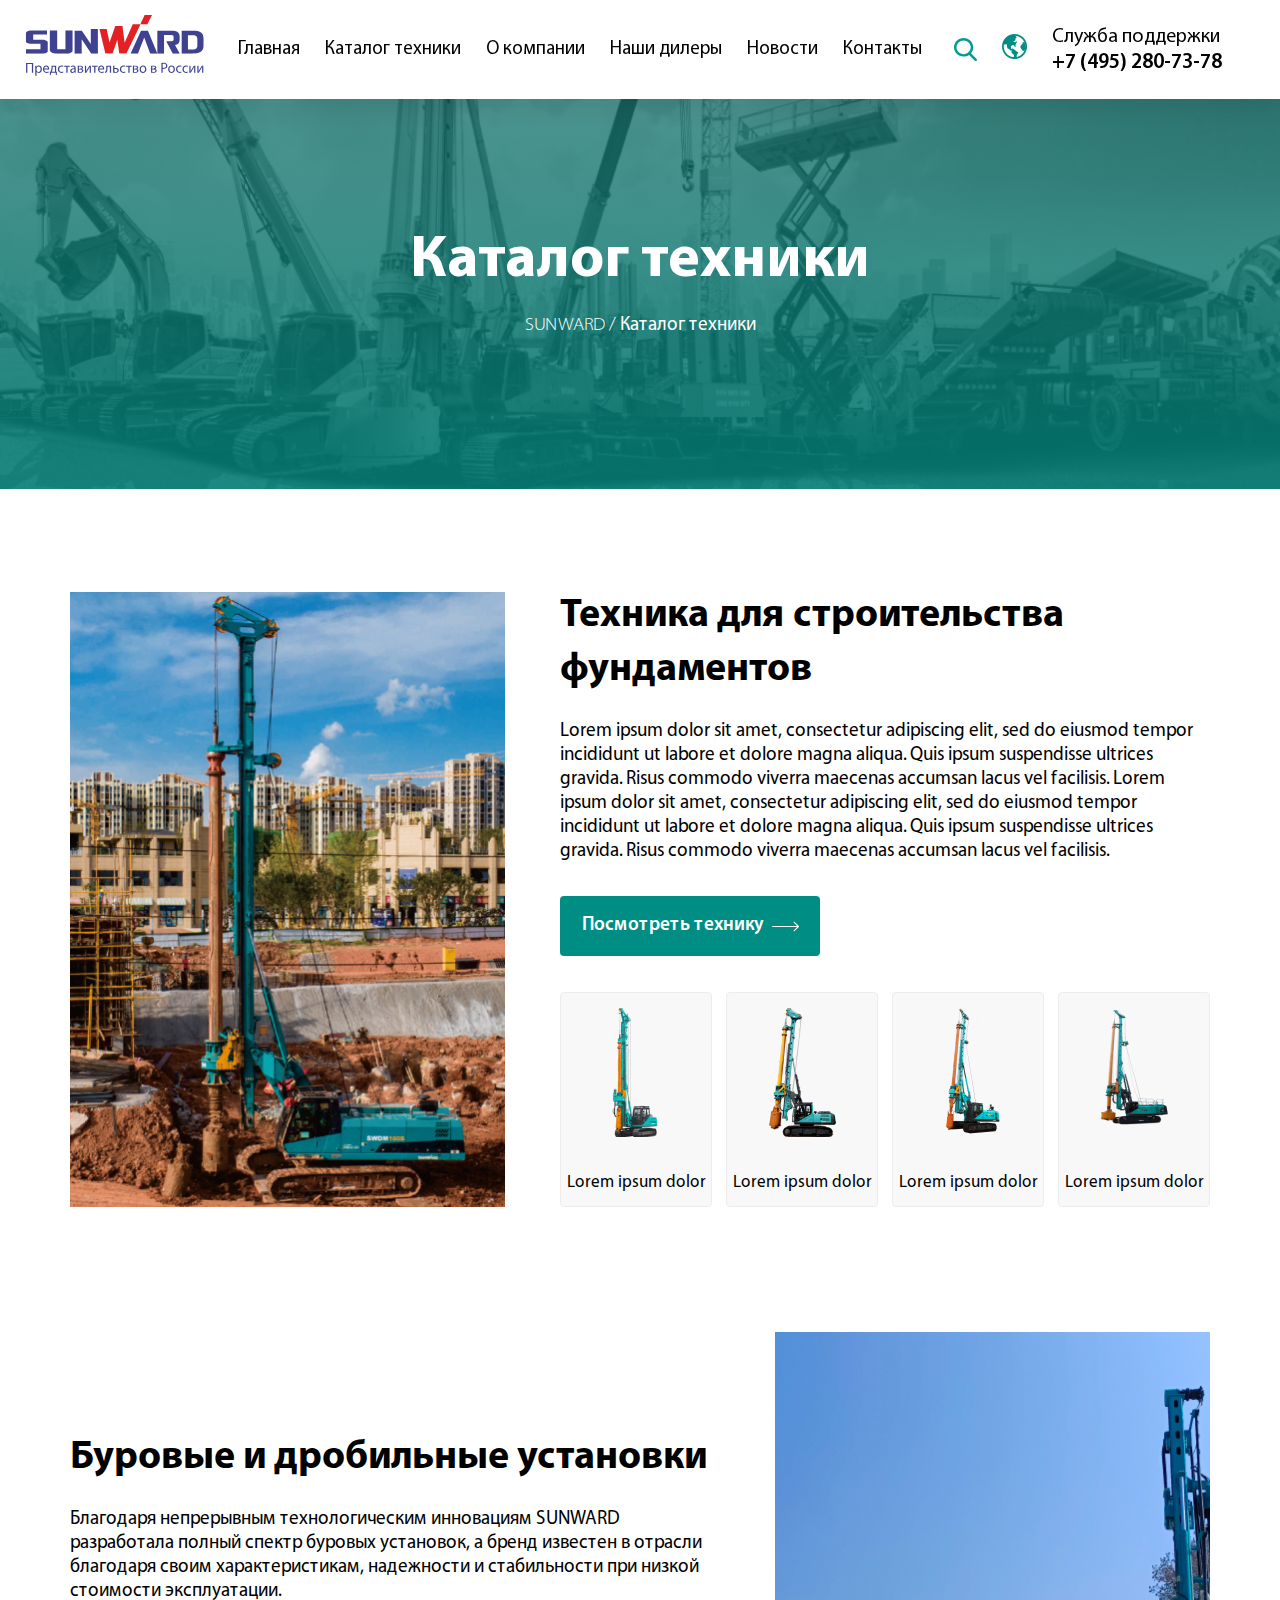
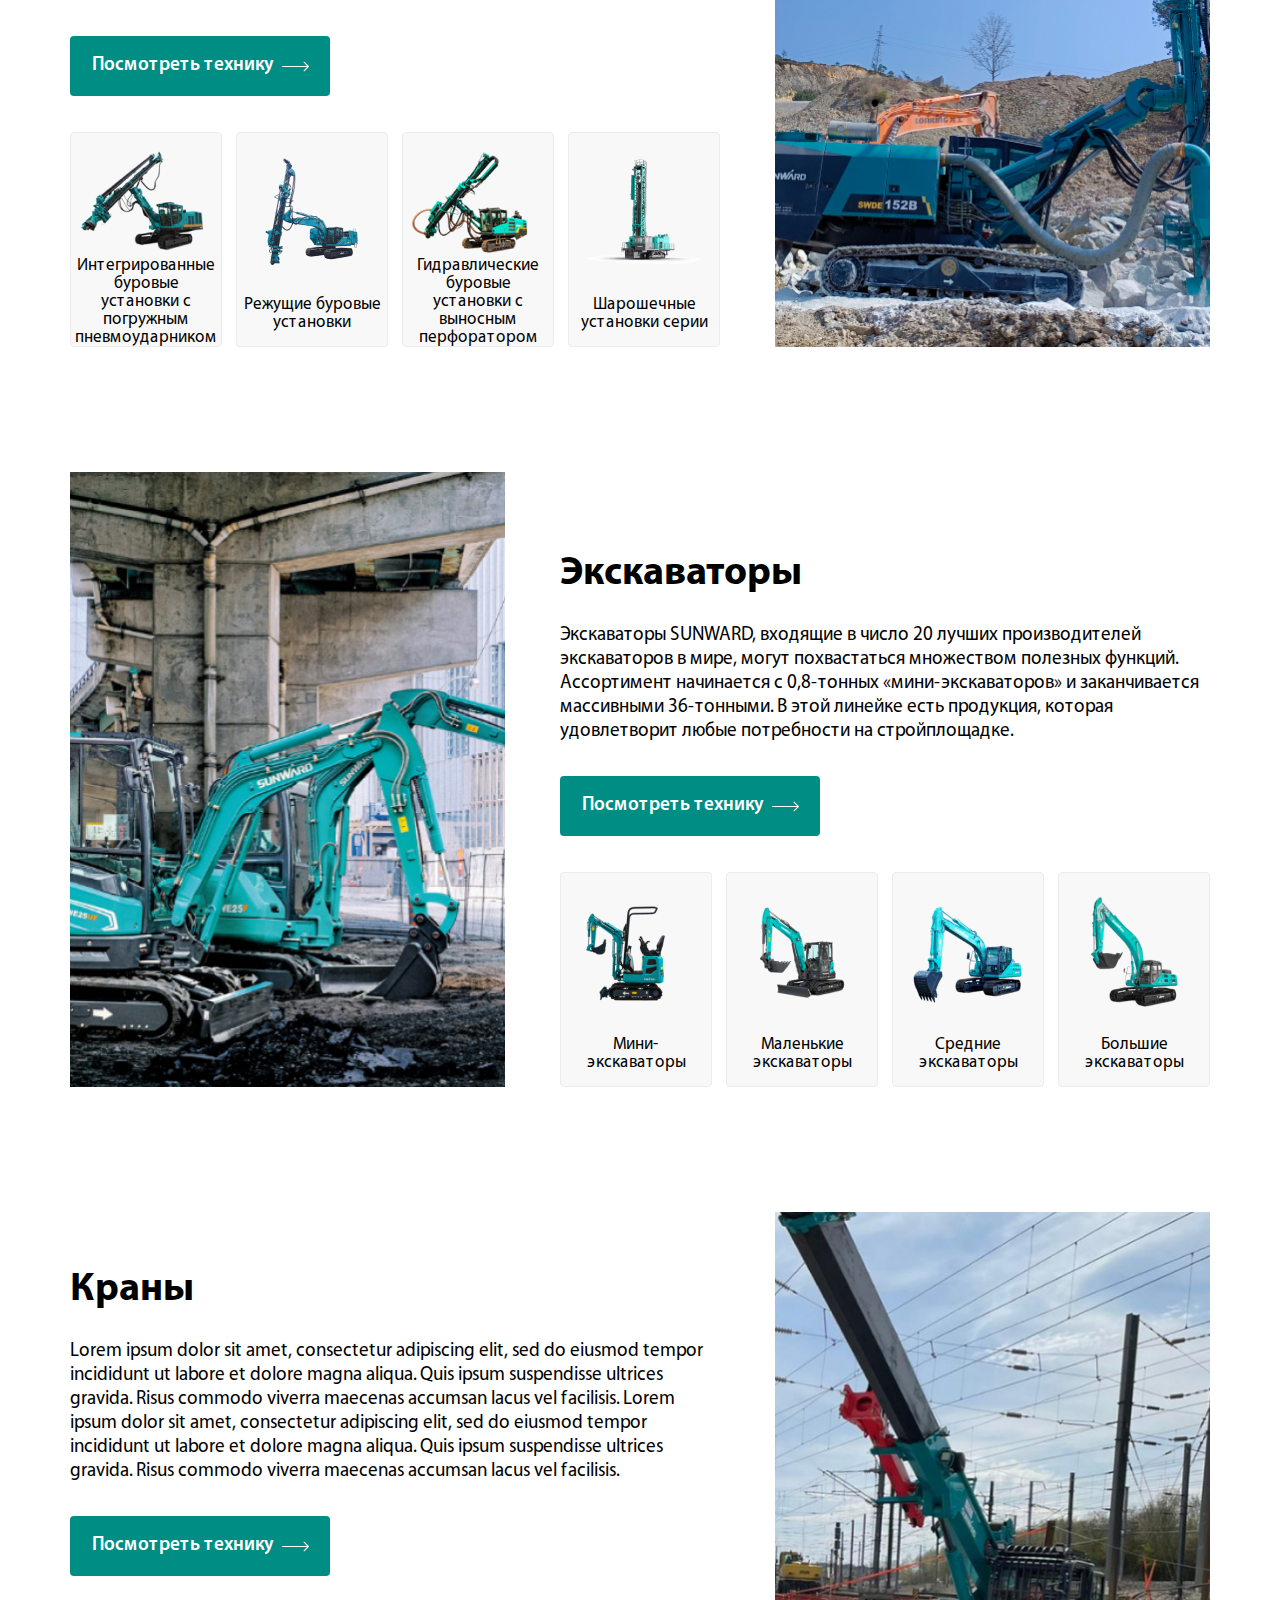
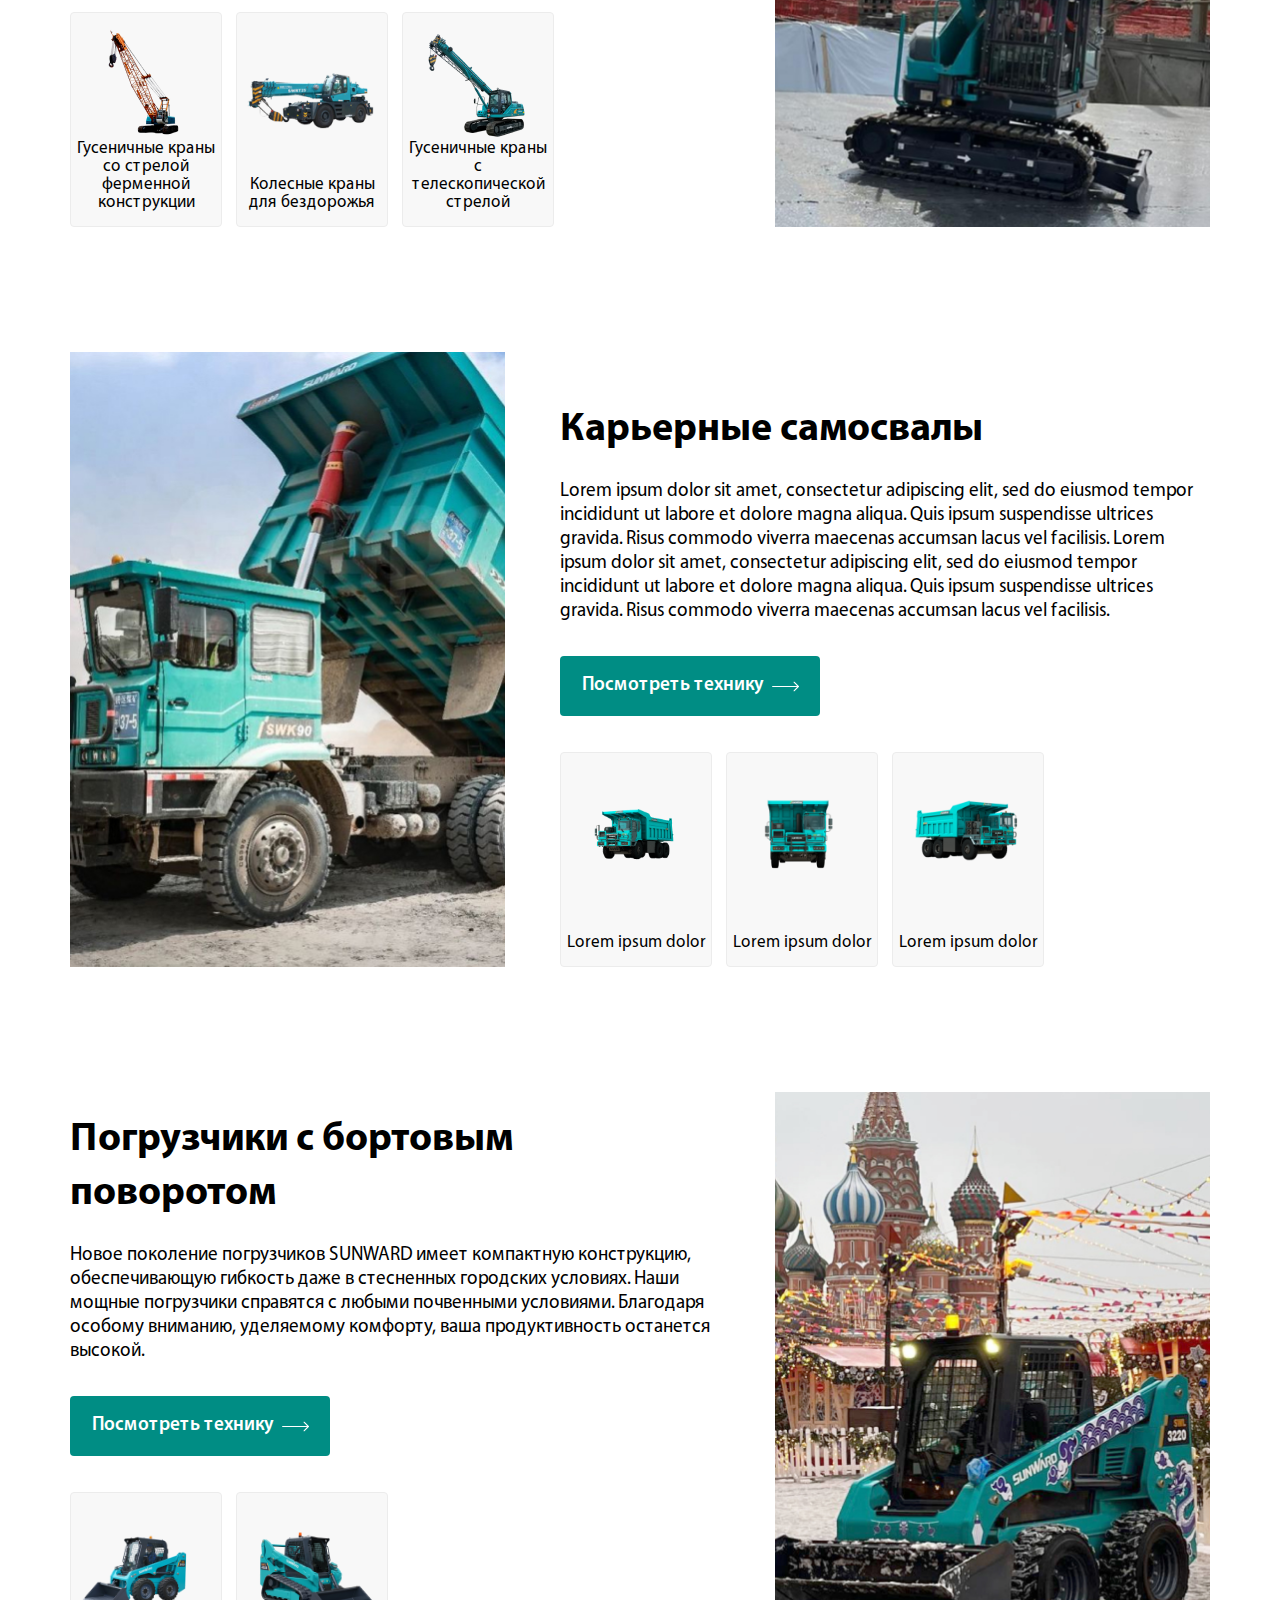
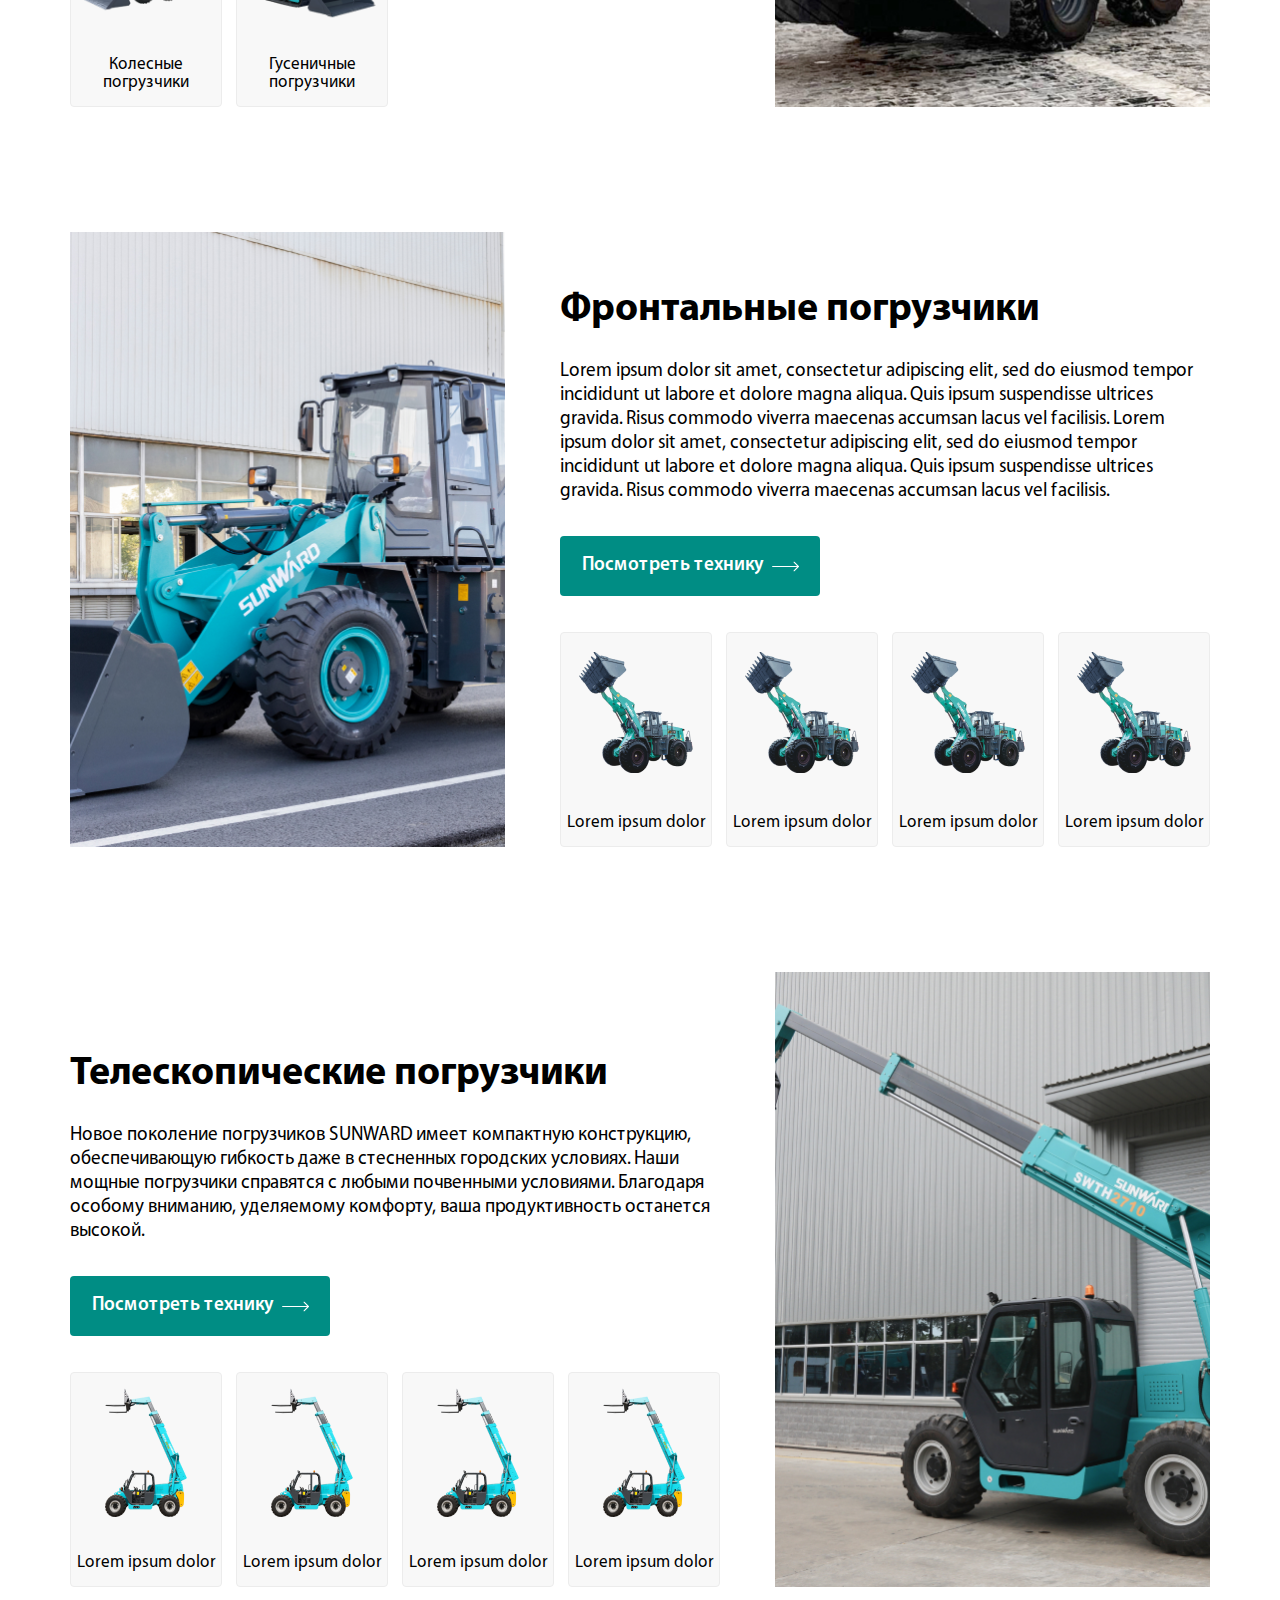
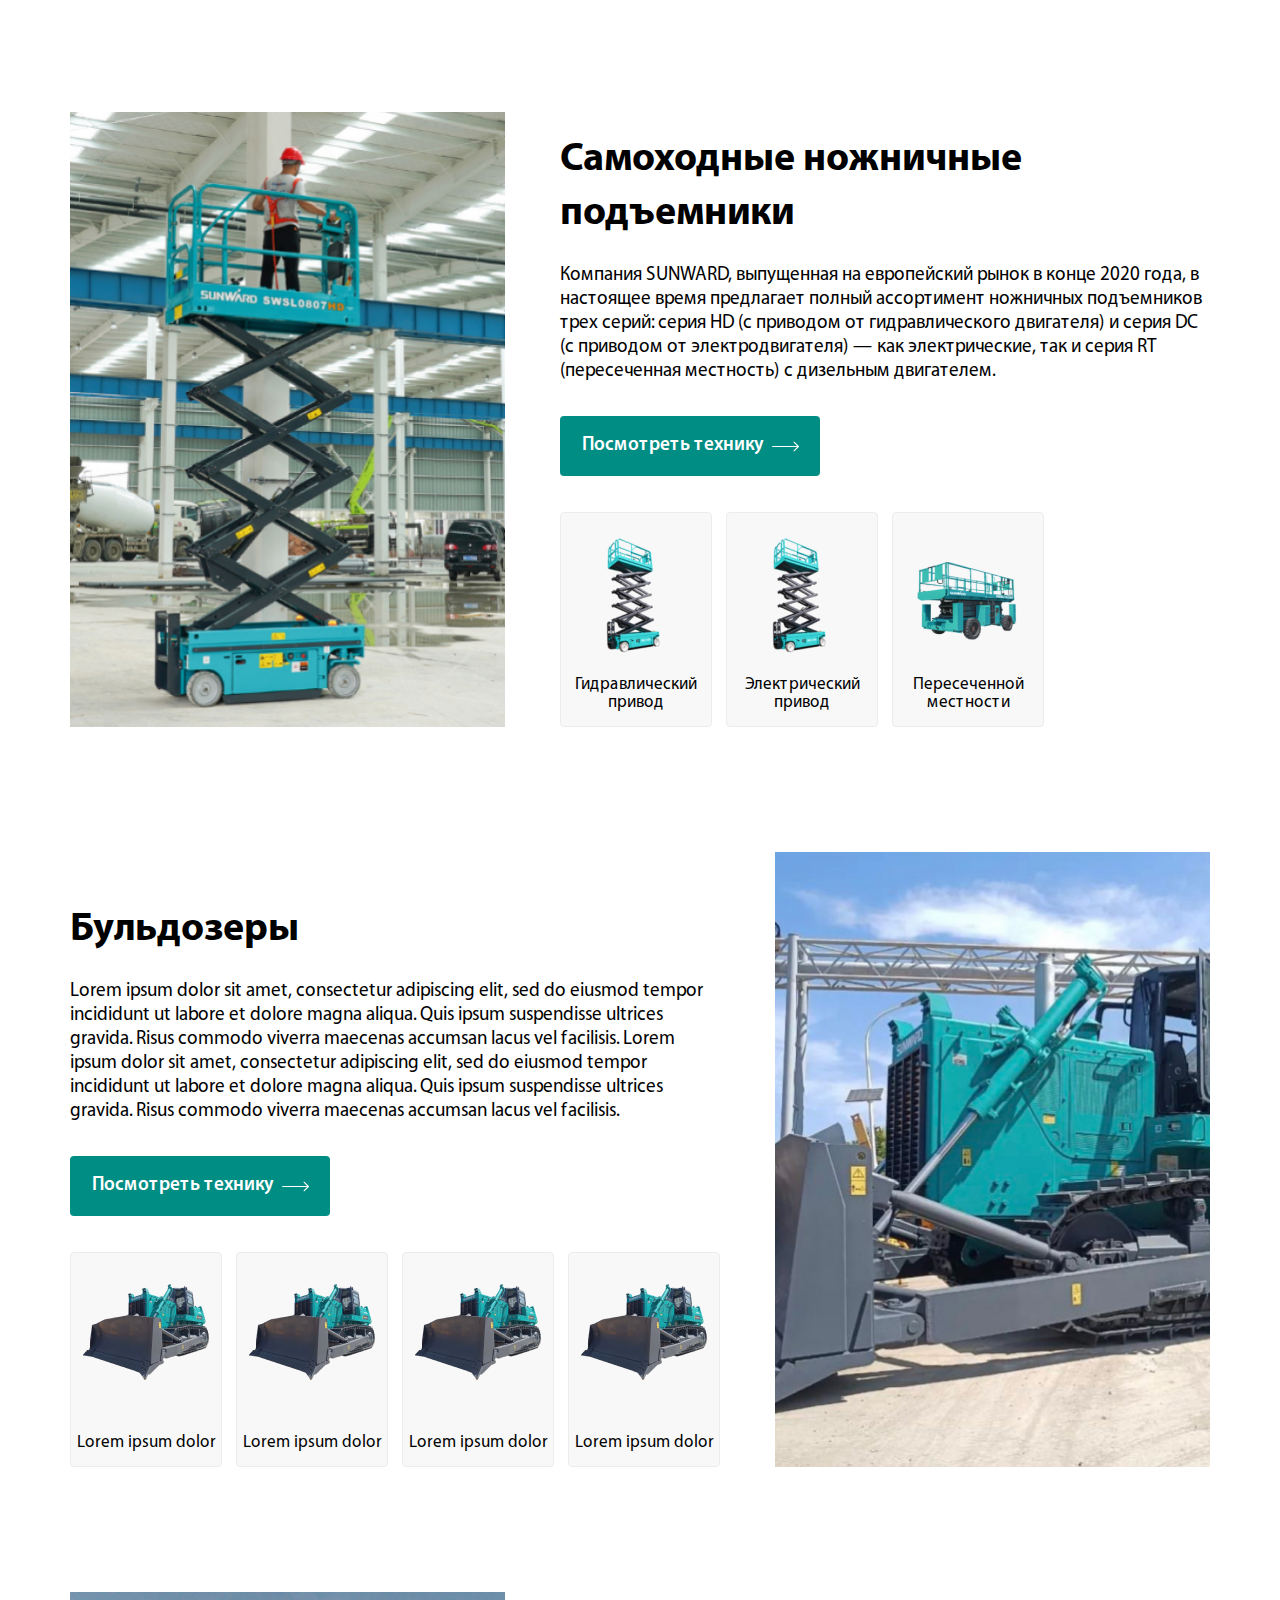
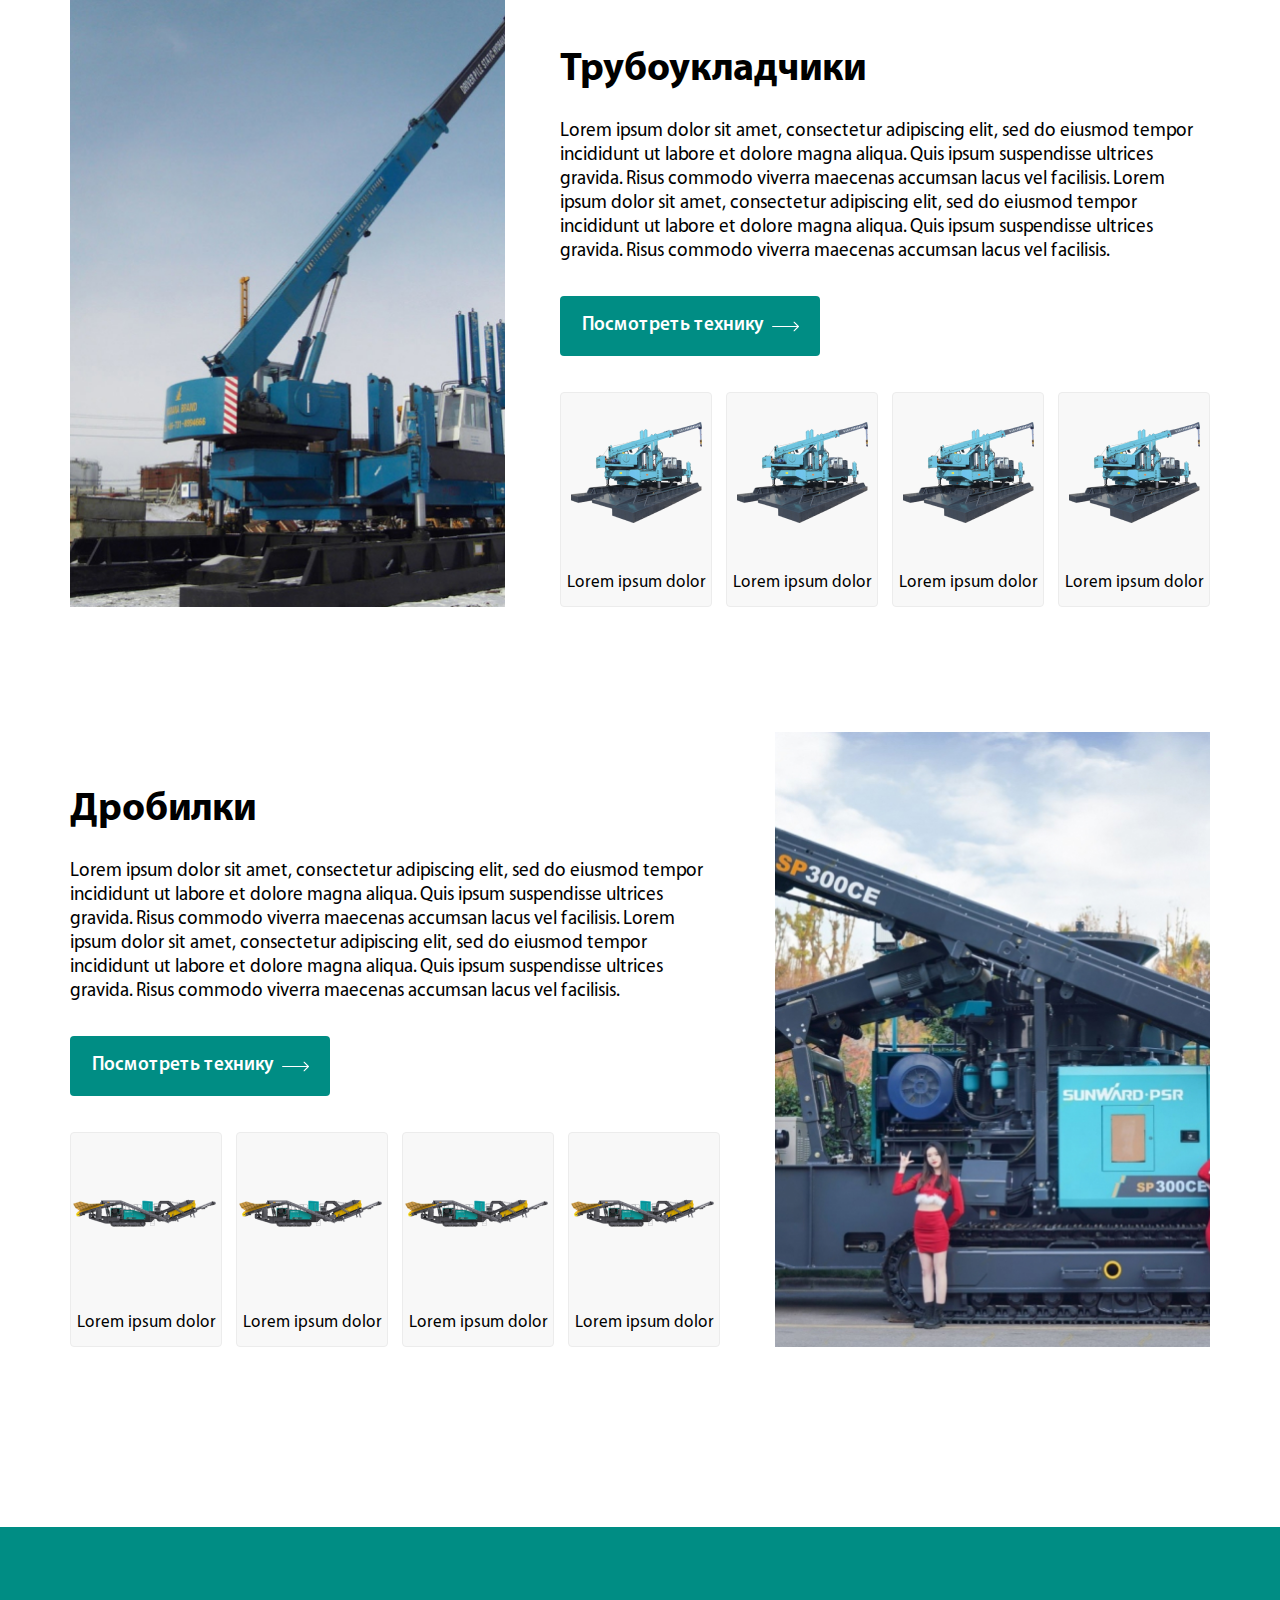
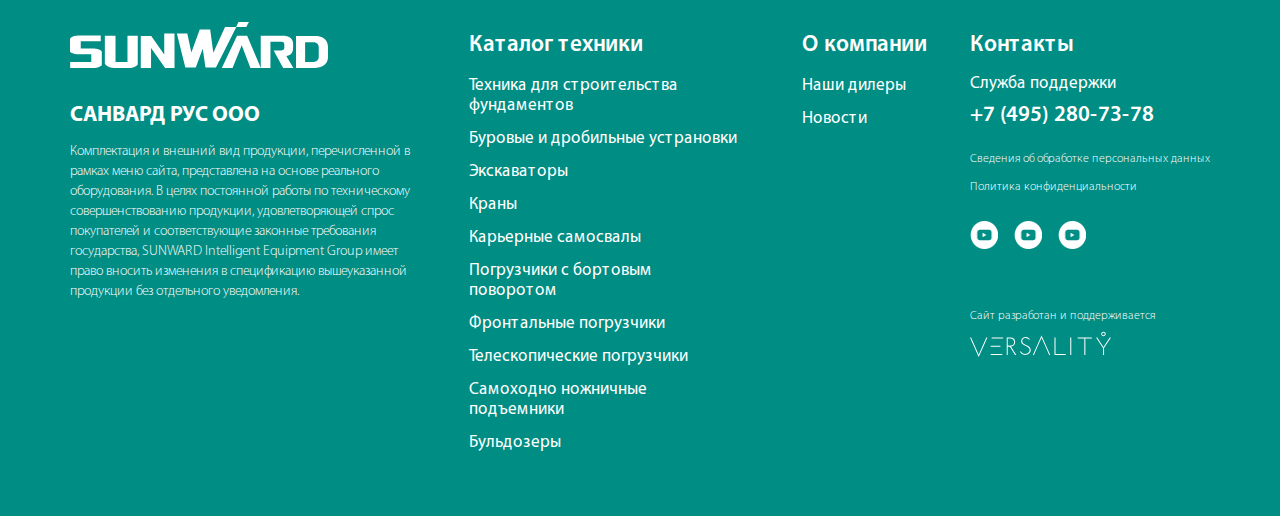
<file: catalog.html>
<!DOCTYPE html>
<html lang="ru">

<head>
    <meta charset="UTF-8">
    <meta http-equiv="X-UA-Compatible" content="IE=edge">
    <meta name="viewport" content="width=device-width, initial-scale=1.0">
    <title>SUNWARD – Каталог техники</title>
    <link rel="icon" href="/favicon.ico" type="image/x-icon">
    <link rel="stylesheet" href="css/style.min.css">
    <script src="https://yastatic.net/share2/share.js"></script>
</head>

<body>
    <header class="header">
        <div class="header__wrap">
            <a href="" class="header__logo">
                <img src="img/logo.svg" alt="">
            </a>
            <ul class="header__menu">
                <li><a href="/">Главная</a></li>
                <li>
                    <a href="/catalog.html">Каталог техники</a>
                    <ul>
                        <li><a href="">Техника для строительства фундаментов</a></li>
                        <li><a href="">Буровые и дробильные устрановки</a></li>
                        <li><a href="">Экскаваторы</a></li>
                        <li><a href="">Краны</a></li>
                        <li><a href="">Карьерные самосвалы</a></li>
                        <li><a href="">Погрузчики с бортовым поворотом</a></li>
                        <li><a href="">Фронтальные погрузчики</a></li>
                        <li><a href="">Телескопические погрузчики</a></li>
                        <li><a href="">Самоходно ножничные подъемники</a></li>
                        <li><a href="">Бульдозеры</a></li>
                    </ul>
                </li>
                <li><a href="/about.html">О компании</a></li>
                <li><a href="/dillers.html">Наши дилеры</a></li>
                <li><a href="/news.html">Новости</a></li>
                <li><a href="/contacts.html">Контакты</a></li>
            </ul>
            <div class="header__right">
                <div class="header__search">
                    <a href="" class="header__search-top">
                        <svg width="23" height="23" viewBox="0 0 23 23" fill="none" xmlns="http://www.w3.org/2000/svg">
                            <path
                                d="M22.6503 20.9494L16.9804 15.2561C18.4382 13.5829 19.237 11.4778 19.237 9.28624C19.237 4.16589 14.922 0 9.61849 0C4.31494 0 0 4.16589 0 9.28624C0 14.4066 4.31494 18.5725 9.61849 18.5725C11.6095 18.5725 13.5069 17.9927 15.1291 16.8921L20.842 22.6286C21.0808 22.868 21.402 23 21.7462 23C22.0719 23 22.381 22.8801 22.6156 22.6621C23.1141 22.199 23.13 21.431 22.6503 20.9494ZM9.61849 2.4225C13.5387 2.4225 16.7278 5.50149 16.7278 9.28624C16.7278 13.071 13.5387 16.15 9.61849 16.15C5.69833 16.15 2.50917 13.071 2.50917 9.28624C2.50917 5.50149 5.69833 2.4225 9.61849 2.4225Z"
                                fill="#059A94" />
                        </svg>
                    </a>
                    <form action="">
                        <input type="text" placeholder="Введите поисковый запрос" required>
                        <button><img src="img/search-arrow.png" alt=""></button>
                    </form>
                </div>
                <a href="/contacts.html" class="header__world">
                    <img src="img/world.svg" alt="">
                </a>
                <div class="header__cont">
                    Служба поддержки
                    <a href="tel:+7 (495) 280-73-78" class="header__phone">+7 (495) 280-73-78</a>
                </div>
            </div>
            <a href="" class="header__burg">
                <span></span>
            </a>
        </div>
    </header>
    <div class="menu">
        <ul class="header__menu">
            <li><a href="/">Главная</a></li>
            <li>
                <a href="/catalog.html">Каталог техники</a>
                <ul>
                    <li><a href="">Техника для строительства фундаментов</a></li>
                    <li><a href="">Буровые и дробильные устрановки</a></li>
                    <li><a href="">Экскаваторы</a></li>
                    <li><a href="">Краны</a></li>
                    <li><a href="">Карьерные самосвалы</a></li>
                    <li><a href="">Погрузчики с бортовым поворотом</a></li>
                    <li><a href="">Фронтальные погрузчики</a></li>
                    <li><a href="">Телескопические погрузчики</a></li>
                    <li><a href="">Самоходно ножничные подъемники</a></li>
                    <li><a href="">Бульдозеры</a></li>
                </ul>
            </li>
            <li><a href="/about.html">О компании</a></li>
            <li><a href="/dillers.html">Наши дилеры</a></li>
            <li><a href="/news.html">Новости</a></li>
            <li><a href="/contacts.html">Контакты</a></li>
        </ul>
        <a href="/contacts.html" class="header__pred">
            <img src="img/world.svg" alt="">
            Представительства SUNWARD
        </a>
        <div class="header__mobsearch">
            <svg width="23" height="23" viewBox="0 0 23 23" fill="none" xmlns="http://www.w3.org/2000/svg">
                <path
                    d="M22.6503 20.9494L16.9804 15.2561C18.4382 13.5829 19.237 11.4778 19.237 9.28624C19.237 4.16589 14.922 0 9.61849 0C4.31494 0 0 4.16589 0 9.28624C0 14.4066 4.31494 18.5725 9.61849 18.5725C11.6095 18.5725 13.5069 17.9927 15.1291 16.8921L20.842 22.6286C21.0808 22.868 21.402 23 21.7462 23C22.0719 23 22.381 22.8801 22.6156 22.6621C23.1141 22.199 23.13 21.431 22.6503 20.9494ZM9.61849 2.4225C13.5387 2.4225 16.7278 5.50149 16.7278 9.28624C16.7278 13.071 13.5387 16.15 9.61849 16.15C5.69833 16.15 2.50917 13.071 2.50917 9.28624C2.50917 5.50149 5.69833 2.4225 9.61849 2.4225Z"
                    fill="#059A94" />
            </svg>
            <form action="">
                <input type="text" placeholder="Введите поисковый запрос" required>
                <button><img src="img/search-arrow.png" alt=""></button>
            </form>

        </div>
        <div class="header__cont">
            Служба поддержки
            <a href="tel:+7 (495) 280-73-78" class="header__phone">+7 (495) 280-73-78</a>
        </div>
    </div>
    <div class="countries">
        <div class="container">
          <div class="countries__title">Представительства SUNWARD</div>
          <div class="countries__wrap">
            <div class="countries__block">
              <a href="" class="countries__name">ASIA</a>
              <a href="" class="countries__el">中国</a>
              <a href="" class="countries__el">한국</a>
              <a href="" class="countries__el">Other Countries</a>
            </div>
            <div class="countries__block">
              <a href="" class="countries__name">SOUTHEAST ASIA</a>
              <a href="" class="countries__el">Việt nam</a>
              <a href="" class="countries__el">ប្រទេសកម្ពុជា</a>
              <a href="" class="countries__el">Indonesia</a>
              <a href="" class="countries__el">ประเทศไทย</a>
              <a href="" class="countries__el">Philippines</a>
              <a href="" class="countries__el">Other Countries</a>
            </div>
            <div class="countries__block">
              <a href="" class="countries__name">CIS</a>
              <a href="" class="countries__el">Россия</a>
              <a href="" class="countries__el">Other Countries</a>
            </div>
            <div class="countries__block">
              <a href="" class="countries__name">EMENA</a>
              <a href="" class="countries__el">Europe</a>
              <a href="" class="countries__el">Middle East</a>
              <a href="" class="countries__el">North Africa</a>
            </div>
            <div class="countries__block">
              <a href="" class="countries__name">SOUTH ASIA</a>
              <a href="" class="countries__el">India</a>
              <a href="" class="countries__el">Other Countries</a>
            </div>
            <div class="countries__block">
              <a href="" class="countries__name">SOUTHEAST ASIA</a>
              <a href="" class="countries__el">English</a>
            </div>
            <div class="countries__block">
              <a href="" class="countries__name">LATIN AMERICA</a>
              <a href="" class="countries__el">Español</a>
              <a href="" class="countries__el">Other Countries</a>
            </div>
            <div class="countries__block">
              <a href="" class="countries__name">SUB-SAHARAN
                AFRICA</a>
              <a href="" class="countries__el">English</a>
            </div>
            <div class="countries__block">
              <a href="" class="countries__name">OCEANIA</a>
              <a href="" class="countries__el">English</a>
            </div>
          </div>
        </div>
      </div>
    <section class="top">
        <img src="img/catalog-bg.jpg" alt="">
        <div class="container">
            <div class="top__wrap">
                <h1 class="top__title">Каталог техники</h1>
                <ul class="top__bread">
                    <li><a href="/">SUNWARD</a></li> /
                    <li>Каталог техники</li>
                </ul>
            </div>
        </div>
    </section>
    <section class="catalog ">
        <div class="container">
            <div class="catalog__block scrollme">
                <a href="/cat-in.html" class="catalog__img">
                    <img src="img/catalog/cat1.jpg" alt="" class="animateme" data-when="span" data-from="0" data-to="1"
                        data-scale="1.3" data-translatex="0" data-rotatez="0">
                </a>
                <div class="catalog__cont">
                    <a href="/cat-in.html" class="catalog__name">Техника для строительства
                        фундаментов</a>
                    <p class="catalog__text">Lorem ipsum dolor sit amet, consectetur adipiscing elit, sed do eiusmod
                        tempor incididunt ut labore et dolore magna aliqua. Quis ipsum suspendisse ultrices gravida.
                        Risus commodo viverra maecenas accumsan lacus vel facilisis. Lorem ipsum dolor sit amet,
                        consectetur adipiscing elit, sed do eiusmod tempor incididunt ut labore et dolore magna aliqua.
                        Quis ipsum suspendisse ultrices gravida. Risus commodo viverra maecenas accumsan lacus vel
                        facilisis. </p>
                    <a href="/cat-in.html" class="catalog__link btn">
                        Посмотреть технику
                        <img src="img/arrow.svg" alt="">
                    </a>
                    <div class="catalog__wrap">
                        <a href="/card.html" class="catalog__card">
                            <span class="catalog__card-img">
                                <img src="img/catalog/cat1-1.png" alt="">
                            </span>
                            <span class="catalog__card-name">Lorem ipsum
                                dolor</span>
                        </a>
                        <a href="/card.html" class="catalog__card">
                            <span class="catalog__card-img">
                                <img src="img/catalog/cat1-2.png" alt="">
                            </span>
                            <span class="catalog__card-name">Lorem ipsum
                                dolor</span>
                        </a>
                        <a href="/card.html" class="catalog__card">
                            <span class="catalog__card-img">
                                <img src="img/catalog/cat1-3.png" alt="">
                            </span>
                            <span class="catalog__card-name">Lorem ipsum
                                dolor</span>
                        </a>
                        <a href="/card.html" class="catalog__card">
                            <span class="catalog__card-img">
                                <img src="img/catalog/cat1-4.png" alt="">
                            </span>
                            <span class="catalog__card-name">Lorem ipsum
                                dolor</span>
                        </a>
                    </div>
                </div>
            </div>
            <div class="catalog__block scrollme">
                <a href="/cat-in.html" class="catalog__img">
                    <img src="img/catalog/cat2.jpg" alt="" class="animateme" data-when="span" data-from="0" data-to="1"
                        data-scale="1.3" data-translatex="0" data-rotatez="0">
                </a>
                <div class="catalog__cont">
                    <a href="/cat-in.html" class="catalog__name">Буровые и дробильные
                        установки</a>
                    <p class="catalog__text">Благодаря непрерывным технологическим инновациям SUNWARD разработала полный
                        спектр буровых установок, а бренд известен в отрасли благодаря своим характеристикам, надежности
                        и стабильности при низкой стоимости эксплуатации.</p>
                    <a href="/cat-in.html" class="catalog__link btn">
                        Посмотреть технику
                        <img src="img/arrow.svg" alt="">
                    </a>
                    <div class="catalog__wrap">
                        <a href="/card.html" class="catalog__card">
                            <span class="catalog__card-img">
                                <img src="img/catalog/cat2-1.png" alt="">
                            </span>
                            <span class="catalog__card-name">Интегрированные
                                буровые установки
                                с погружным
                                пневмоударником</span>
                        </a>
                        <a href="/card.html" class="catalog__card">
                            <span class="catalog__card-img">
                                <img src="img/catalog/cat2-2.png" alt="">
                            </span>
                            <span class="catalog__card-name">Режущие буровые
                                установки</span>
                        </a>
                        <a href="/card.html" class="catalog__card">
                            <span class="catalog__card-img">
                                <img src="img/catalog/cat2-3.png" alt="">
                            </span>
                            <span class="catalog__card-name">Гидравлические
                                буровые установки
                                с выносным
                                перфоратором</span>
                        </a>
                        <a href="/card.html" class="catalog__card">
                            <span class="catalog__card-img">
                                <img src="img/catalog/cat2-4.png" alt="">
                            </span>
                            <span class="catalog__card-name">Шарошечные
                                установки серии</span>
                        </a>
                    </div>
                </div>
            </div>
            <div class="catalog__block scrollme">
                <a href="/cat-in.html" class="catalog__img">
                    <img src="img/catalog/cat3.jpg" alt="" class="animateme" data-when="span" data-from="0" data-to="1"
                        data-scale="1.3" data-translatex="0" data-rotatez="0">
                </a>
                <div class="catalog__cont">
                    <a href="/cat-in.html" class="catalog__name">Экскаваторы</a>
                    <p class="catalog__text">Экскаваторы SUNWARD, входящие в число 20 лучших производителей экскаваторов
                        в мире, могут похвастаться множеством полезных функций. Ассортимент начинается с 0,8-тонных
                        «мини-экскаваторов» и заканчивается массивными 36-тонными. В этой линейке есть продукция,
                        которая удовлетворит любые потребности на стройплощадке.</p>
                    <a href="/cat-in.html" class="catalog__link btn">
                        Посмотреть технику
                        <img src="img/arrow.svg" alt="">
                    </a>
                    <div class="catalog__wrap">
                        <a href="/card.html" class="catalog__card">
                            <span class="catalog__card-img">
                                <img src="img/catalog/cat3-1.png" alt="">
                            </span>
                            <span class="catalog__card-name">Мини-экскаваторы</span>
                        </a>
                        <a href="/card.html" class="catalog__card">
                            <span class="catalog__card-img">
                                <img src="img/catalog/cat3-2.png" alt="">
                            </span>
                            <span class="catalog__card-name">Маленькие
                                экскаваторы</span>
                        </a>
                        <a href="/card.html" class="catalog__card">
                            <span class="catalog__card-img">
                                <img src="img/catalog/cat3-3.png" alt="">
                            </span>
                            <span class="catalog__card-name">Средние экскаваторы</span>
                        </a>
                        <a href="/card.html" class="catalog__card">
                            <span class="catalog__card-img">
                                <img src="img/catalog/cat3-4.png" alt="">
                            </span>
                            <span class="catalog__card-name">Большие экскаваторы</span>
                        </a>
                    </div>
                </div>
            </div>
            <div class="catalog__block scrollme">
                <a href="/cat-in.html" class="catalog__img">
                    <img src="img/catalog/cat4.jpg" alt="" class="animateme" data-when="span" data-from="0" data-to="1"
                        data-scale="1.3" data-translatex="0" data-rotatez="0">
                </a>
                <div class="catalog__cont">
                    <a href="/cat-in.html" class="catalog__name">Краны</a>
                    <p class="catalog__text">Lorem ipsum dolor sit amet, consectetur adipiscing elit, sed do eiusmod
                        tempor incididunt ut labore et dolore magna aliqua. Quis ipsum suspendisse ultrices gravida.
                        Risus commodo viverra maecenas accumsan lacus vel facilisis. Lorem ipsum dolor sit amet,
                        consectetur adipiscing elit, sed do eiusmod tempor incididunt ut labore et dolore magna aliqua.
                        Quis ipsum suspendisse ultrices gravida. Risus commodo viverra maecenas accumsan lacus vel
                        facilisis. </p>
                    <a href="/cat-in.html" class="catalog__link btn">
                        Посмотреть технику
                        <img src="img/arrow.svg" alt="">
                    </a>
                    <div class="catalog__wrap">
                        <a href="/card.html" class="catalog__card">
                            <span class="catalog__card-img">
                                <img src="img/catalog/cat4-1.png" alt="">
                            </span>
                            <span class="catalog__card-name">Гусеничные краны
                                со стрелой ферменной
                                конструкции</span>
                        </a>
                        <a href="/card.html" class="catalog__card">
                            <span class="catalog__card-img">
                                <img src="img/catalog/cat4-2.png" alt="">
                            </span>
                            <span class="catalog__card-name">Колесные краны
                                для бездорожья</span>
                        </a>
                        <a href="/card.html" class="catalog__card">
                            <span class="catalog__card-img">
                                <img src="img/catalog/cat4-3.png" alt="">
                            </span>
                            <span class="catalog__card-name">Гусеничные краны
                                с телескопической
                                стрелой</span>
                        </a>
                    </div>
                </div>
            </div>
            <div class="catalog__block scrollme">
                <a href="/cat-in.html" class="catalog__img">
                    <img src="img/catalog/cat5.jpg" alt="" class="animateme" data-when="span" data-from="0" data-to="1"
                        data-scale="1.3" data-translatex="0" data-rotatez="0">
                </a>
                <div class="catalog__cont">
                    <a href="/cat-in.html" class="catalog__name">Карьерные самосвалы</a>
                    <p class="catalog__text">Lorem ipsum dolor sit amet, consectetur adipiscing elit, sed do eiusmod
                        tempor incididunt ut labore et dolore magna aliqua. Quis ipsum suspendisse ultrices gravida.
                        Risus commodo viverra maecenas accumsan lacus vel facilisis. Lorem ipsum dolor sit amet,
                        consectetur adipiscing elit, sed do eiusmod tempor incididunt ut labore et dolore magna aliqua.
                        Quis ipsum suspendisse ultrices gravida. Risus commodo viverra maecenas accumsan lacus vel
                        facilisis. </p>
                    <a href="/cat-in.html" class="catalog__link btn">
                        Посмотреть технику
                        <img src="img/arrow.svg" alt="">
                    </a>
                    <div class="catalog__wrap">
                        <a href="/card.html" class="catalog__card">
                            <span class="catalog__card-img">
                                <img src="img/catalog/cat5-1.png" alt="">
                            </span>
                            <span class="catalog__card-name">Lorem ipsum
                                dolor</span>
                        </a>
                        <a href="/card.html" class="catalog__card">
                            <span class="catalog__card-img">
                                <img src="img/catalog/cat5-2.png" alt="">
                            </span>
                            <span class="catalog__card-name">Lorem ipsum
                                dolor</span>
                        </a>
                        <a href="/card.html" class="catalog__card">
                            <span class="catalog__card-img">
                                <img src="img/catalog/cat5-3.png" alt="">
                            </span>
                            <span class="catalog__card-name">Lorem ipsum
                                dolor</span>
                        </a>
                    </div>
                </div>
            </div>
            <div class="catalog__block scrollme">
                <a href="/cat-in.html" class="catalog__img">
                    <img src="img/catalog/cat6.jpg" alt="" class="animateme" data-when="span" data-from="0" data-to="1"
                        data-scale="1.3" data-translatex="0" data-rotatez="0">
                </a>
                <div class="catalog__cont">
                    <a href="/cat-in.html" class="catalog__name">Погрузчики
                        с бортовым поворотом</a>
                    <p class="catalog__text">Новое поколение погрузчиков SUNWARD имеет компактную конструкцию,
                        обеспечивающую гибкость даже в стесненных городских условиях. Наши мощные погрузчики справятся с
                        любыми почвенными условиями. Благодаря особому вниманию, уделяемому комфорту, ваша
                        продуктивность останется высокой. </p>
                    <a href="/cat-in.html" class="catalog__link btn">
                        Посмотреть технику
                        <img src="img/arrow.svg" alt="">
                    </a>
                    <div class="catalog__wrap">
                        <a href="/card.html" class="catalog__card">
                            <span class="catalog__card-img">
                                <img src="img/catalog/cat6-1.png" alt="">
                            </span>
                            <span class="catalog__card-name">Колесные
                                погрузчики</span>
                        </a>
                        <a href="/card.html" class="catalog__card">
                            <span class="catalog__card-img">
                                <img src="img/catalog/cat6-2.png" alt="">
                            </span>
                            <span class="catalog__card-name">Гусеничные
                                погрузчики</span>
                        </a>
                    </div>
                </div>
            </div>
            <div class="catalog__block scrollme">
                <a href="/cat-in.html" class="catalog__img">
                    <img src="img/catalog/cat7.jpg" alt="" class="animateme" data-when="span" data-from="0" data-to="1"
                        data-scale="1.3" data-translatex="0" data-rotatez="0">
                </a>
                <div class="catalog__cont">
                    <a href="/cat-in.html" class="catalog__name">Фронтальные погрузчики</a>
                    <p class="catalog__text">Lorem ipsum dolor sit amet, consectetur adipiscing elit, sed do eiusmod
                        tempor incididunt ut labore et dolore magna aliqua. Quis ipsum suspendisse ultrices gravida.
                        Risus commodo viverra maecenas accumsan lacus vel facilisis. Lorem ipsum dolor sit amet,
                        consectetur adipiscing elit, sed do eiusmod tempor incididunt ut labore et dolore magna aliqua.
                        Quis ipsum suspendisse ultrices gravida. Risus commodo viverra maecenas accumsan lacus vel
                        facilisis. </p>
                    <a href="/cat-in.html" class="catalog__link btn">
                        Посмотреть технику
                        <img src="img/arrow.svg" alt="">
                    </a>
                    <div class="catalog__wrap">
                        <a href="/card.html" class="catalog__card">
                            <span class="catalog__card-img">
                                <img src="img/catalog/cat7-1.png" alt="">
                            </span>
                            <span class="catalog__card-name">Lorem ipsum
                                dolor</span>
                        </a>
                        <a href="/card.html" class="catalog__card">
                            <span class="catalog__card-img">
                                <img src="img/catalog/cat7-1.png" alt="">
                            </span>
                            <span class="catalog__card-name">Lorem ipsum
                                dolor</span>
                        </a>
                        <a href="/card.html" class="catalog__card">
                            <span class="catalog__card-img">
                                <img src="img/catalog/cat7-1.png" alt="">
                            </span>
                            <span class="catalog__card-name">Lorem ipsum
                                dolor</span>
                        </a>
                        <a href="/card.html" class="catalog__card">
                            <span class="catalog__card-img">
                                <img src="img/catalog/cat7-1.png" alt="">
                            </span>
                            <span class="catalog__card-name">Lorem ipsum
                                dolor</span>
                        </a>
                    </div>
                </div>
            </div>
            <div class="catalog__block scrollme">
                <a href="/cat-in.html" class="catalog__img">
                    <img src="img/catalog/cat8.jpg" alt="" class="animateme" data-when="span" data-from="0" data-to="1"
                        data-scale="1.3" data-translatex="0" data-rotatez="0">
                </a>
                <div class="catalog__cont">
                    <a href="/cat-in.html" class="catalog__name">Телескопические
                        погрузчики</a>
                    <p class="catalog__text">Новое поколение погрузчиков SUNWARD имеет компактную конструкцию,
                        обеспечивающую гибкость даже в стесненных городских условиях. Наши мощные погрузчики справятся с
                        любыми почвенными условиями. Благодаря особому вниманию, уделяемому комфорту, ваша
                        продуктивность останется высокой.</p>
                    <a href="/cat-in.html" class="catalog__link btn">
                        Посмотреть технику
                        <img src="img/arrow.svg" alt="">
                    </a>
                    <div class="catalog__wrap">
                        <a href="/card.html" class="catalog__card">
                            <span class="catalog__card-img">
                                <img src="img/catalog/cat8-1.png" alt="">
                            </span>
                            <span class="catalog__card-name">Lorem ipsum
                                dolor</span>
                        </a>
                        <a href="/card.html" class="catalog__card">
                            <span class="catalog__card-img">
                                <img src="img/catalog/cat8-1.png" alt="">
                            </span>
                            <span class="catalog__card-name">Lorem ipsum
                                dolor</span>
                        </a>
                        <a href="/card.html" class="catalog__card">
                            <span class="catalog__card-img">
                                <img src="img/catalog/cat8-1.png" alt="">
                            </span>
                            <span class="catalog__card-name">Lorem ipsum
                                dolor</span>
                        </a>
                        <a href="/card.html" class="catalog__card">
                            <span class="catalog__card-img">
                                <img src="img/catalog/cat8-1.png" alt="">
                            </span>
                            <span class="catalog__card-name">Lorem ipsum
                                dolor</span>
                        </a>
                    </div>
                </div>
            </div>
            <div class="catalog__block scrollme">
                <a href="/cat-in.html" class="catalog__img">
                    <img src="img/catalog/cat9.jpg" alt="" class="animateme" data-when="span" data-from="0" data-to="1"
                        data-scale="1.3" data-translatex="0" data-rotatez="0">
                </a>
                <div class="catalog__cont">
                    <a href="/cat-in.html" class="catalog__name">Самоходные ножничные
                        подъемники</a>
                    <p class="catalog__text">Компания SUNWARD, выпущенная на европейский рынок в конце 2020 года,
                        в настоящее время предлагает полный ассортимент ножничных подъемников трех серий: серия HD (с
                        приводом от гидравлического двигателя) и серия DC (с приводом от электродвигателя) — как
                        электрические, так и серия RT (пересеченная местность) с дизельным двигателем.</p>
                    <a href="/cat-in.html" class="catalog__link btn">
                        Посмотреть технику
                        <img src="img/arrow.svg" alt="">
                    </a>
                    <div class="catalog__wrap">
                        <a href="/card.html" class="catalog__card">
                            <span class="catalog__card-img">
                                <img src="img/catalog/cat9-1.png" alt="">
                            </span>
                            <span class="catalog__card-name">Гидравлический
                                привод</span>
                        </a>
                        <a href="/card.html" class="catalog__card">
                            <span class="catalog__card-img">
                                <img src="img/catalog/cat9-1.png" alt="">
                            </span>
                            <span class="catalog__card-name">Электрический
                                привод</span>
                        </a>
                        <a href="/card.html" class="catalog__card">
                            <span class="catalog__card-img">
                                <img src="img/catalog/cat9-3.png" alt="">
                            </span>
                            <span class="catalog__card-name">Пересеченной
                                местности</span>
                        </a>
                    </div>
                </div>
            </div>
            <div class="catalog__block scrollme">
                <a href="/cat-in.html" class="catalog__img">
                    <img src="img/catalog/cat10.jpg" alt="" class="animateme" data-when="span" data-from="0" data-to="1"
                        data-scale="1.3" data-translatex="0" data-rotatez="0">
                </a>
                <div class="catalog__cont">
                    <a href="/cat-in.html" class="catalog__name">Бульдозеры</a>
                    <p class="catalog__text">Lorem ipsum dolor sit amet, consectetur adipiscing elit, sed do eiusmod
                        tempor incididunt ut labore et dolore magna aliqua. Quis ipsum suspendisse ultrices gravida.
                        Risus commodo viverra maecenas accumsan lacus vel facilisis. Lorem ipsum dolor sit amet,
                        consectetur adipiscing elit, sed do eiusmod tempor incididunt ut labore et dolore magna aliqua.
                        Quis ipsum suspendisse ultrices gravida. Risus commodo viverra maecenas accumsan lacus vel
                        facilisis. </p>
                    <a href="/cat-in.html" class="catalog__link btn">
                        Посмотреть технику
                        <img src="img/arrow.svg" alt="">
                    </a>
                    <div class="catalog__wrap">
                        <a href="/card.html" class="catalog__card">
                            <span class="catalog__card-img">
                                <img src="img/catalog/cat10-1.png" alt="">
                            </span>
                            <span class="catalog__card-name">Lorem ipsum
                                dolor</span>
                        </a>
                        <a href="/card.html" class="catalog__card">
                            <span class="catalog__card-img">
                                <img src="img/catalog/cat10-1.png" alt="">
                            </span>
                            <span class="catalog__card-name">Lorem ipsum
                                dolor</span>
                        </a>
                        <a href="/card.html" class="catalog__card">
                            <span class="catalog__card-img">
                                <img src="img/catalog/cat10-1.png" alt="">
                            </span>
                            <span class="catalog__card-name">Lorem ipsum
                                dolor</span>
                        </a>
                        <a href="/card.html" class="catalog__card">
                            <span class="catalog__card-img">
                                <img src="img/catalog/cat10-1.png" alt="">
                            </span>
                            <span class="catalog__card-name">Lorem ipsum
                                dolor</span>
                        </a>
                    </div>
                </div>
            </div>
            <div class="catalog__block scrollme">
                <a href="/cat-in.html" class="catalog__img">
                    <img src="img/catalog/cat11.jpg" alt="" class="animateme" data-when="span" data-from="0" data-to="1"
                        data-scale="1.3" data-translatex="0" data-rotatez="0">
                </a>
                <div class="catalog__cont">
                    <a href="/cat-in.html" class="catalog__name">Трубоукладчики</a>
                    <p class="catalog__text">Lorem ipsum dolor sit amet, consectetur adipiscing elit, sed do eiusmod
                        tempor incididunt ut labore et dolore magna aliqua. Quis ipsum suspendisse ultrices gravida.
                        Risus commodo viverra maecenas accumsan lacus vel facilisis. Lorem ipsum dolor sit amet,
                        consectetur adipiscing elit, sed do eiusmod tempor incididunt ut labore et dolore magna aliqua.
                        Quis ipsum suspendisse ultrices gravida. Risus commodo viverra maecenas accumsan lacus vel
                        facilisis. </p>
                    <a href="/cat-in.html" class="catalog__link btn">
                        Посмотреть технику
                        <img src="img/arrow.svg" alt="">
                    </a>
                    <div class="catalog__wrap">
                        <a href="/card.html" class="catalog__card">
                            <span class="catalog__card-img">
                                <img src="img/catalog/cat11-1.png" alt="">
                            </span>
                            <span class="catalog__card-name">Lorem ipsum
                                dolor</span>
                        </a>
                        <a href="/card.html" class="catalog__card">
                            <span class="catalog__card-img">
                                <img src="img/catalog/cat11-1.png" alt="">
                            </span>
                            <span class="catalog__card-name">Lorem ipsum
                                dolor</span>
                        </a>
                        <a href="/card.html" class="catalog__card">
                            <span class="catalog__card-img">
                                <img src="img/catalog/cat11-1.png" alt="">
                            </span>
                            <span class="catalog__card-name">Lorem ipsum
                                dolor</span>
                        </a>
                        <a href="/card.html" class="catalog__card">
                            <span class="catalog__card-img">
                                <img src="img/catalog/cat11-1.png" alt="">
                            </span>
                            <span class="catalog__card-name">Lorem ipsum
                                dolor</span>
                        </a>
                    </div>
                </div>
            </div>
            <div class="catalog__block scrollme">
                <a href="/cat-in.html" class="catalog__img">
                    <img src="img/catalog/cat12.jpg" alt="" class="animateme" data-when="span" data-from="0" data-to="1"
                        data-scale="1.3" data-translatex="0" data-rotatez="0">
                </a>
                <div class="catalog__cont">
                    <a href="/cat-in.html" class="catalog__name">Дробилки</a>
                    <p class="catalog__text">Lorem ipsum dolor sit amet, consectetur adipiscing elit, sed do eiusmod
                        tempor incididunt ut labore et dolore magna aliqua. Quis ipsum suspendisse ultrices gravida.
                        Risus commodo viverra maecenas accumsan lacus vel facilisis. Lorem ipsum dolor sit amet,
                        consectetur adipiscing elit, sed do eiusmod tempor incididunt ut labore et dolore magna aliqua.
                        Quis ipsum suspendisse ultrices gravida. Risus commodo viverra maecenas accumsan lacus vel
                        facilisis. </p>
                    <a href="/cat-in.html" class="catalog__link btn">
                        Посмотреть технику
                        <img src="img/arrow.svg" alt="">
                    </a>
                    <div class="catalog__wrap">
                        <a href="/card.html" class="catalog__card">
                            <span class="catalog__card-img">
                                <img src="img/catalog/cat12-1.png" alt="">
                            </span>
                            <span class="catalog__card-name">Lorem ipsum
                                dolor</span>
                        </a>
                        <a href="/card.html" class="catalog__card">
                            <span class="catalog__card-img">
                                <img src="img/catalog/cat12-1.png" alt="">
                            </span>
                            <span class="catalog__card-name">Lorem ipsum
                                dolor</span>
                        </a>
                        <a href="/card.html" class="catalog__card">
                            <span class="catalog__card-img">
                                <img src="img/catalog/cat12-1.png" alt="">
                            </span>
                            <span class="catalog__card-name">Lorem ipsum
                                dolor</span>
                        </a>
                        <a href="/card.html" class="catalog__card">
                            <span class="catalog__card-img">
                                <img src="img/catalog/cat12-1.png" alt="">
                            </span>
                            <span class="catalog__card-name">Lorem ipsum
                                dolor</span>
                        </a>
                    </div>
                </div>
            </div>
        </div>
    </section>
    <footer class="footer">
        <div class="footer-mob">
            <div class="container">
                <a href="/" class="footer__logo">
                    <img src="img/footer-logo2.svg" alt="">
                </a>
                <div class="footer__title">Контакты</div>
                <div class="footer__small">
                    <div class="footer__pwrap">
                        <div class="footer__sp">Служба поддержки</div>
                        <a href="tel:+7 (495) 280-73-78" class="footer__phone">
                            +7 (495) 280-73-78</a>
                    </div>
                    <div class="footer__soc">
                        <a href="">
                            <img src="img/footer-soc.png" alt="">
                        </a>
                        <a href="">
                            <img src="img/footer-soc.png" alt="">
                        </a>
                        <a href="">
                            <img src="img/footer-soc.png" alt="">
                        </a>
                    </div>
                </div>
                <ul class="footer__menu">
                    <li>
                        <a href="">Каталог техники</a>
                        <ul>
                            <li><a href="">Техника для строительства фундаментов</a></li>
                            <li><a href=""> Буровые и дробильные устрановки</a></li>
                            <li><a href="">Экскаваторы</a></li>
                            <li><a href="">Краны</a></li>
                            <li><a href="">Карьерные самосвалы</a></li>
                            <li><a href="">Погрузчики с бортовым поворотом</a></li>
                            <li><a href="">Фронтальные погрузчики</a></li>
                            <li><a href="">Телескопические погрузчики</a></li>
                            <li><a href="">Самоходно ножничные подъемники</a></li>
                            <li><a href="">Бульдозеры</a></li>
                        </ul>
                    </li>
                    <li>
                        <a href="">О компании</a>
                        <ul>
                            <li><a href="">Наши дилеры</a></li>
                            <li><a href="">Новости</a></li>
                        </ul>
                    </li>
                </ul>
                <div class="footer__links">
                    <a href="">Сведения об обработке персональных данных</a>
                    <a href="">Политика конфиденциальности</a>
                </div>
                <div class="footer__subtitle">САНВАРД РУС ООО</div>
                <p class="footer__text">Комплектация и внешний вид продукции, перечисленной в рамках меню сайта,
                    представлена
                    на&nbsp;основе реального оборудования. В&nbsp;целях постоянной работы по техническому
                    совершенствованию
                    продукции, удовлетворяющей спрос покупателей и&nbsp;соответствующие законные требования государства,
                    SUNWARD Intelligent Equipment Group имеет право вносить изменения
                    в&nbsp;спецификацию вышеуказанной продукции
                    без&nbsp;отдельного уведомления.</p>
                <a href="https://www.versality.ru/" class="footer__dev" target="_blank">
                    Сайт разработан и поддерживается
                    <img src="img/hero-logo.svg" alt="">
                </a>
            </div>
        </div>
        <div class="container">
            <div class="footer__wrap">
                <div class="footer__main">
                    <a href="/" class="footer__logo">
                        <img src="img/footer-logo.svg" alt="">
                    </a>
                    <div class="footer__subtitle">САНВАРД РУС ООО</div>
                    <p class="footer__text">Комплектация и внешний вид продукции, перечисленной в рамках меню сайта,
                        представлена
                        на&nbsp;основе реального оборудования. В&nbsp;целях постоянной работы по техническому
                        совершенствованию
                        продукции, удовлетворяющей спрос покупателей и&nbsp;соответствующие законные требования государства,
                        SUNWARD Intelligent Equipment Group имеет право вносить изменения
                        в&nbsp;спецификацию вышеуказанной продукции
                        без&nbsp;отдельного уведомления.</p>
                </div>
                <ul class="footer__menu">
                    <li>
                        <a href="">Каталог техники</a>
                        <ul>
                            <li><a href="">Техника для строительства фундаментов</a></li>
                            <li><a href=""> Буровые и дробильные устрановки</a></li>
                            <li><a href="">Экскаваторы</a></li>
                            <li><a href="">Краны</a></li>
                            <li><a href="">Карьерные самосвалы</a></li>
                            <li><a href="">Погрузчики с бортовым поворотом</a></li>
                            <li><a href="">Фронтальные погрузчики</a></li>
                            <li><a href="">Телескопические погрузчики</a></li>
                            <li><a href="">Самоходно ножничные подъемники</a></li>
                            <li><a href="">Бульдозеры</a></li>
                        </ul>
                    </li>
                    <li>
                        <a href="">О компании</a>
                        <ul>
                            <li><a href="">Наши дилеры</a></li>
                            <li><a href="">Новости</a></li>
                        </ul>
                    </li>
                </ul>
                <div class="footer__contacts">
                    <div class="footer__title">Контакты</div>
                    <div class="footer__sp">Служба поддержки</div>
                    <a href="tel:+7 (495) 280-73-78" class="footer__phone">
                        +7 (495) 280-73-78</a>
                    <div class="footer__links">
                        <a href="">Сведения об обработке персональных данных</a>
                        <a href="">Политика конфиденциальности</a>
                    </div>
                    <div class="footer__soc">
                        <a href="">
                            <img src="img/footer-soc.png" alt="">
                        </a>
                        <a href="">
                            <img src="img/footer-soc.png" alt="">
                        </a>
                        <a href="">
                            <img src="img/footer-soc.png" alt="">
                        </a>
                    </div>
                    <a href="https://www.versality.ru/" class="footer__dev" target="_blank">
                        Сайт разработан и поддерживается
                        <img src="img/hero-logo.svg" alt="">
                    </a>
                </div>
            </div>
        </div>
    </footer>
    <script src="//cdnjs.cloudflare.com/ajax/libs/jquery/2.1.3/jquery.min.js" crossorigin="anonymous"></script>
    <script src="js/jquery.scrollme.min.js"></script>
    <script src="js/main.js"></script>
</body>

</html>
</file>
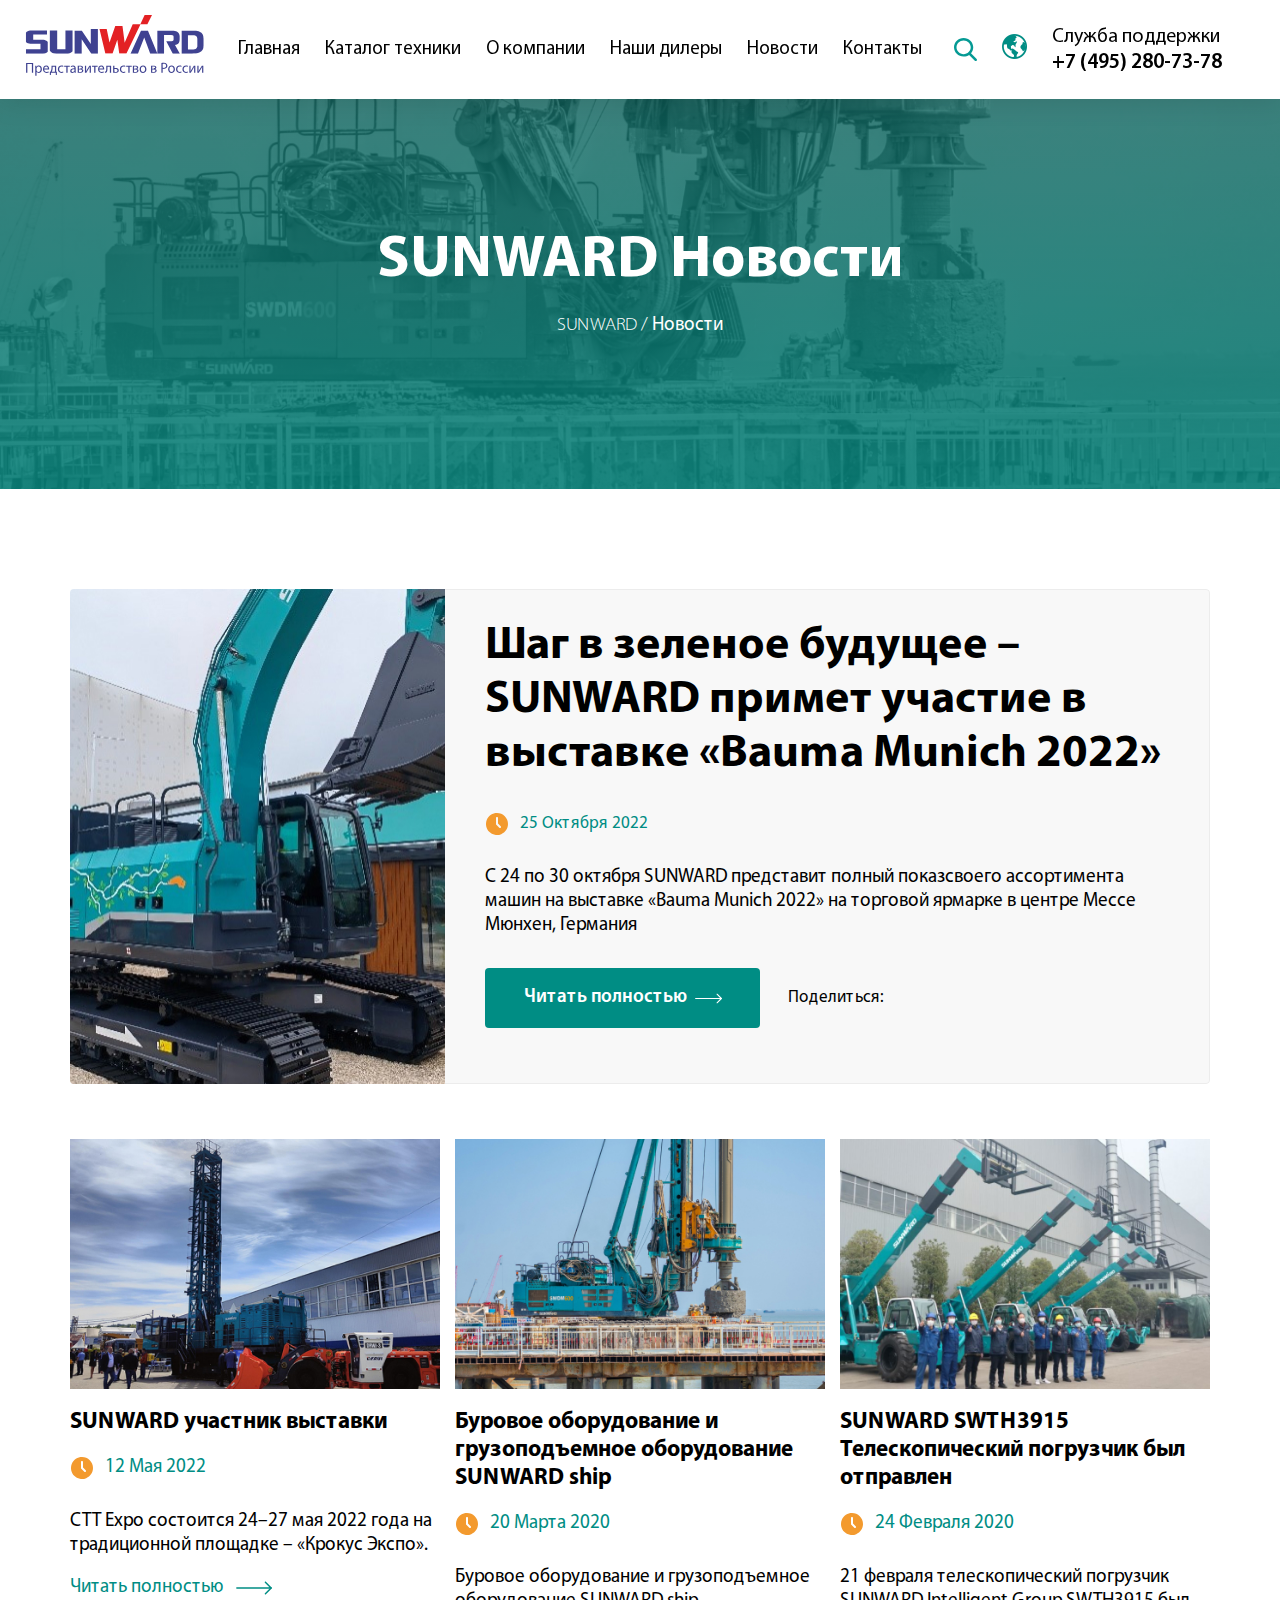
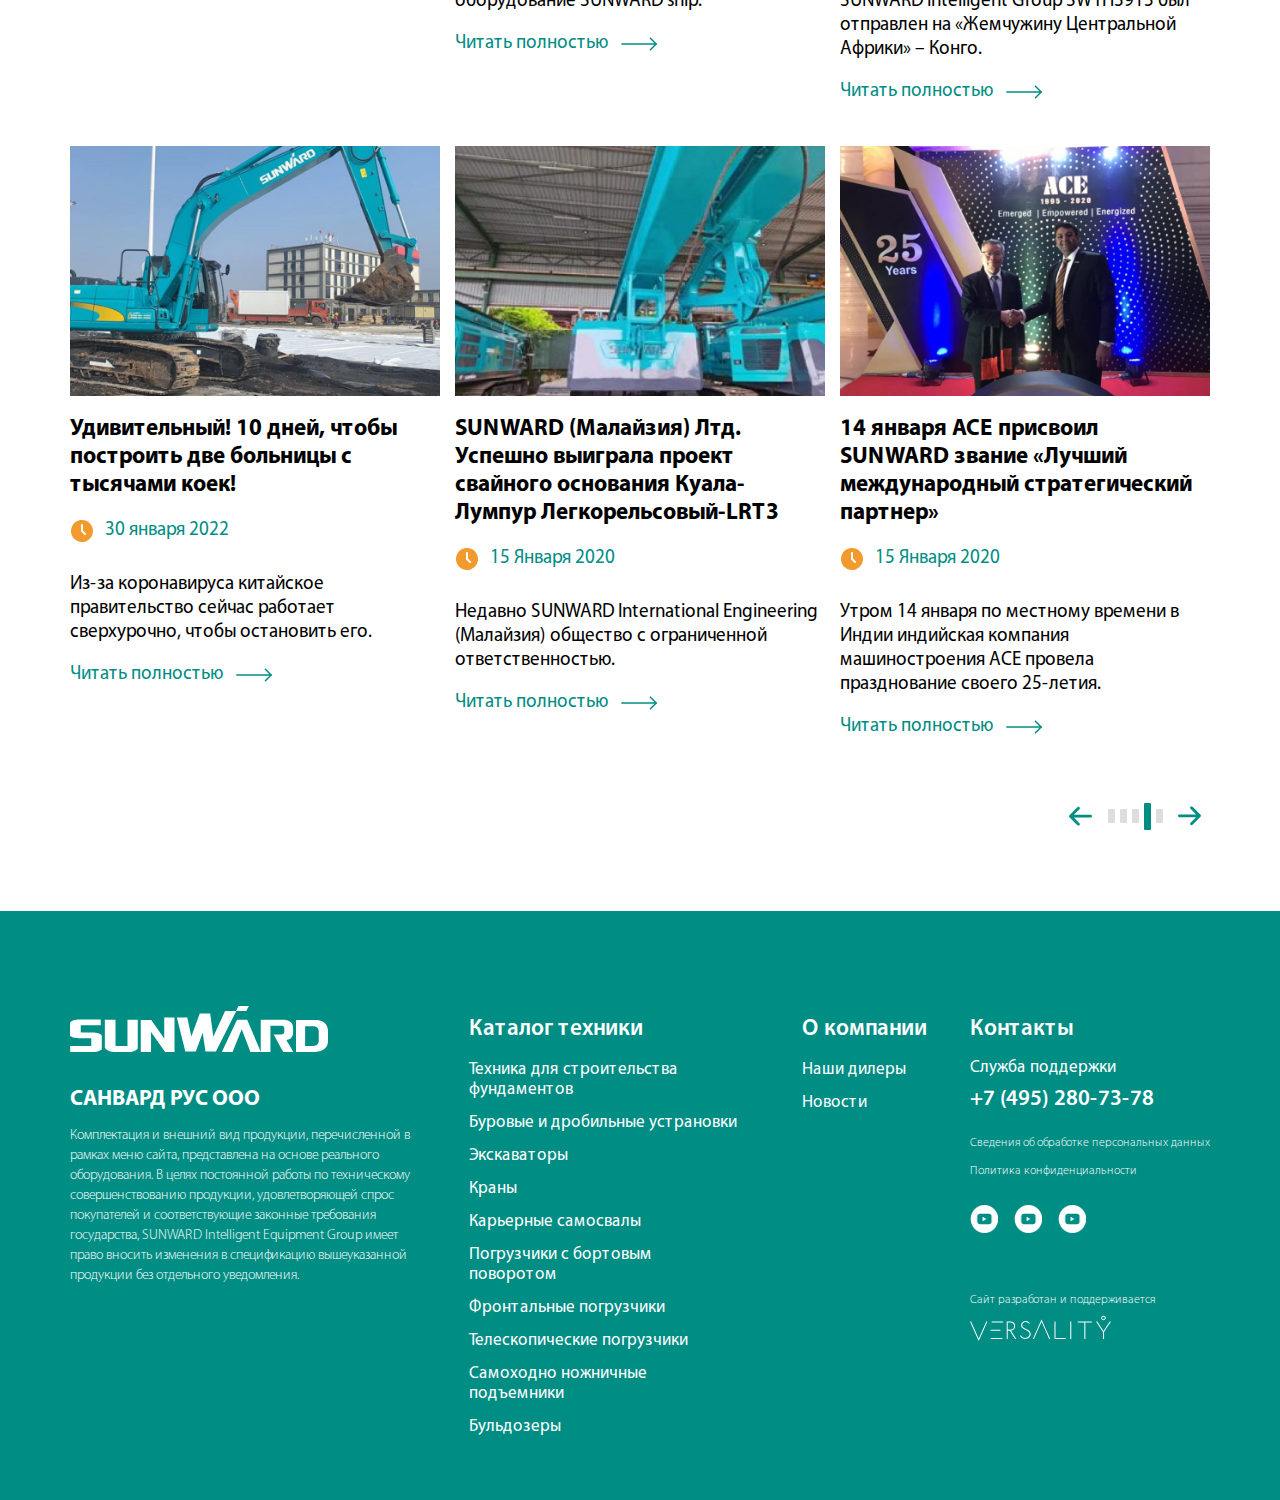
<file: news.html>
<!DOCTYPE html>
<html lang="ru">

<head>
    <meta charset="UTF-8">
    <meta http-equiv="X-UA-Compatible" content="IE=edge">
    <meta name="viewport" content="width=device-width, initial-scale=1.0">
    <title>SUNWARD – новости</title>
    <link rel="icon" href="/favicon.ico" type="image/x-icon">
    <link rel="stylesheet" href="css/style.min.css">
    <script src="https://yastatic.net/share2/share.js"></script>
</head>

<body>
    <header class="header">
        <div class="header__wrap">
            <a href="" class="header__logo">
                <img src="img/logo.svg" alt="">
            </a>
            <ul class="header__menu">
                <li><a href="/">Главная</a></li>
                <li>
                    <a href="/catalog.html">Каталог техники</a>
                    <ul>
                        <li><a href="">Техника для строительства фундаментов</a></li>
                        <li><a href="">Буровые и дробильные устрановки</a></li>
                        <li><a href="">Экскаваторы</a></li>
                        <li><a href="">Краны</a></li>
                        <li><a href="">Карьерные самосвалы</a></li>
                        <li><a href="">Погрузчики с бортовым поворотом</a></li>
                        <li><a href="">Фронтальные погрузчики</a></li>
                        <li><a href="">Телескопические погрузчики</a></li>
                        <li><a href="">Самоходно ножничные подъемники</a></li>
                        <li><a href="">Бульдозеры</a></li>
                    </ul>
                </li>
                <li><a href="/about.html">О компании</a></li>
                <li><a href="/dillers.html">Наши дилеры</a></li>
                <li><a href="/news.html">Новости</a></li>
                <li><a href="/contacts.html">Контакты</a></li>
            </ul>
            <div class="header__right">
                <div class="header__search">
                    <a href="" class="header__search-top">
                        <svg width="23" height="23" viewBox="0 0 23 23" fill="none" xmlns="http://www.w3.org/2000/svg">
                            <path
                                d="M22.6503 20.9494L16.9804 15.2561C18.4382 13.5829 19.237 11.4778 19.237 9.28624C19.237 4.16589 14.922 0 9.61849 0C4.31494 0 0 4.16589 0 9.28624C0 14.4066 4.31494 18.5725 9.61849 18.5725C11.6095 18.5725 13.5069 17.9927 15.1291 16.8921L20.842 22.6286C21.0808 22.868 21.402 23 21.7462 23C22.0719 23 22.381 22.8801 22.6156 22.6621C23.1141 22.199 23.13 21.431 22.6503 20.9494ZM9.61849 2.4225C13.5387 2.4225 16.7278 5.50149 16.7278 9.28624C16.7278 13.071 13.5387 16.15 9.61849 16.15C5.69833 16.15 2.50917 13.071 2.50917 9.28624C2.50917 5.50149 5.69833 2.4225 9.61849 2.4225Z"
                                fill="#059A94" />
                        </svg>
                    </a>
                    <form action="">
                        <input type="text" placeholder="Введите поисковый запрос" required>
                        <button><img src="img/search-arrow.png" alt=""></button>
                    </form>
                </div>
                <a href="/contacts.html" class="header__world">
                    <img src="img/world.svg" alt="">
                </a>
                <div class="header__cont">
                    Служба поддержки
                    <a href="tel:+7 (495) 280-73-78" class="header__phone">+7 (495) 280-73-78</a>
                </div>
            </div>
            <a href="" class="header__burg">
                <span></span>
            </a>
        </div>
    </header>
    <div class="menu">
        <ul class="header__menu">
            <li><a href="/">Главная</a></li>
            <li>
                <a href="/catalog.html">Каталог техники</a>
                <ul>
                    <li><a href="">Техника для строительства фундаментов</a></li>
                    <li><a href="">Буровые и дробильные устрановки</a></li>
                    <li><a href="">Экскаваторы</a></li>
                    <li><a href="">Краны</a></li>
                    <li><a href="">Карьерные самосвалы</a></li>
                    <li><a href="">Погрузчики с бортовым поворотом</a></li>
                    <li><a href="">Фронтальные погрузчики</a></li>
                    <li><a href="">Телескопические погрузчики</a></li>
                    <li><a href="">Самоходно ножничные подъемники</a></li>
                    <li><a href="">Бульдозеры</a></li>
                </ul>
            </li>
            <li><a href="/about.html">О компании</a></li>
            <li><a href="/dillers.html">Наши дилеры</a></li>
            <li><a href="/news.html">Новости</a></li>
            <li><a href="/contacts.html">Контакты</a></li>
        </ul>
        <a href="/contacts.html" class="header__pred">
            <img src="img/world.svg" alt="">
            Представительства SUNWARD
        </a>
        <div class="header__mobsearch">
            <svg width="23" height="23" viewBox="0 0 23 23" fill="none" xmlns="http://www.w3.org/2000/svg">
                <path
                    d="M22.6503 20.9494L16.9804 15.2561C18.4382 13.5829 19.237 11.4778 19.237 9.28624C19.237 4.16589 14.922 0 9.61849 0C4.31494 0 0 4.16589 0 9.28624C0 14.4066 4.31494 18.5725 9.61849 18.5725C11.6095 18.5725 13.5069 17.9927 15.1291 16.8921L20.842 22.6286C21.0808 22.868 21.402 23 21.7462 23C22.0719 23 22.381 22.8801 22.6156 22.6621C23.1141 22.199 23.13 21.431 22.6503 20.9494ZM9.61849 2.4225C13.5387 2.4225 16.7278 5.50149 16.7278 9.28624C16.7278 13.071 13.5387 16.15 9.61849 16.15C5.69833 16.15 2.50917 13.071 2.50917 9.28624C2.50917 5.50149 5.69833 2.4225 9.61849 2.4225Z"
                    fill="#059A94" />
            </svg>
            <form action="">
                <input type="text" placeholder="Введите поисковый запрос" required>
                <button><img src="img/search-arrow.png" alt=""></button>
            </form>

        </div>
        <div class="header__cont">
            Служба поддержки
            <a href="tel:+7 (495) 280-73-78" class="header__phone">+7 (495) 280-73-78</a>
        </div>
    </div>
    <div class="countries">
        <div class="container">
          <div class="countries__title">Представительства SUNWARD</div>
          <div class="countries__wrap">
            <div class="countries__block">
              <a href="" class="countries__name">ASIA</a>
              <a href="" class="countries__el">中国</a>
              <a href="" class="countries__el">한국</a>
              <a href="" class="countries__el">Other Countries</a>
            </div>
            <div class="countries__block">
              <a href="" class="countries__name">SOUTHEAST ASIA</a>
              <a href="" class="countries__el">Việt nam</a>
              <a href="" class="countries__el">ប្រទេសកម្ពុជា</a>
              <a href="" class="countries__el">Indonesia</a>
              <a href="" class="countries__el">ประเทศไทย</a>
              <a href="" class="countries__el">Philippines</a>
              <a href="" class="countries__el">Other Countries</a>
            </div>
            <div class="countries__block">
              <a href="" class="countries__name">CIS</a>
              <a href="" class="countries__el">Россия</a>
              <a href="" class="countries__el">Other Countries</a>
            </div>
            <div class="countries__block">
              <a href="" class="countries__name">EMENA</a>
              <a href="" class="countries__el">Europe</a>
              <a href="" class="countries__el">Middle East</a>
              <a href="" class="countries__el">North Africa</a>
            </div>
            <div class="countries__block">
              <a href="" class="countries__name">SOUTH ASIA</a>
              <a href="" class="countries__el">India</a>
              <a href="" class="countries__el">Other Countries</a>
            </div>
            <div class="countries__block">
              <a href="" class="countries__name">SOUTHEAST ASIA</a>
              <a href="" class="countries__el">English</a>
            </div>
            <div class="countries__block">
              <a href="" class="countries__name">LATIN AMERICA</a>
              <a href="" class="countries__el">Español</a>
              <a href="" class="countries__el">Other Countries</a>
            </div>
            <div class="countries__block">
              <a href="" class="countries__name">SUB-SAHARAN
                AFRICA</a>
              <a href="" class="countries__el">English</a>
            </div>
            <div class="countries__block">
              <a href="" class="countries__name">OCEANIA</a>
              <a href="" class="countries__el">English</a>
            </div>
          </div>
        </div>
      </div>
    <section class="top">
        <img src="img/news-bg.jpg" alt="">
        <div class="container">
            <div class="top__wrap">
                <h1 class="top__title">SUNWARD Новости</h1>
                <ul class="top__bread">
                    <li><a href="/">SUNWARD</a></li> /
                    <li>Новости</li>
                </ul>
            </div>
        </div>
    </section>
    <section class="news">
        <div class="container">
            <div class="news-main">
                <a href="/article.html" class="news-main__img">
                    <img src="img/news/news1.jpg" alt="">
                </a>
                <div class="news-main__cont">
                    <a href="/article.html" class="news-main__name">Шаг в зеленое будущее –
                        SUNWARD примет участие
                        в выставке «Bauma Munich 2022»</a>
                    <div class="news-main__date">
                        <img src="img/date.svg" alt="">
                        25 Октября 2022
                    </div>
                    <p class="news-main__descr">С 24 по 30 октября SUNWARD представит полный показсвоего ассортимента
                        машин на выставке «Bauma Munich 2022» на торговой ярмарке в центре Мессе Мюнхен, Германия</p>
                    <div class="news-main__bottom">
                        <a href="/article.html" class="news-main__link btn">Читать полностью <svg width="27" height="11"
                                viewBox="0 0 27 11" fill="none" xmlns="http://www.w3.org/2000/svg">
                                <path
                                    d="M26.3769 6.0504H0.623075C0.316729 6.0504 0.0692291 5.8029 0.0692291 5.49655C0.0692291 5.19021 0.316729 4.94271 0.623075 4.94271H25.039L21.6779 1.58155C21.4615 1.36521 21.4615 1.01386 21.6779 0.797514C21.8942 0.581167 22.2456 0.581167 22.4619 0.797514L26.7698 5.1054C26.929 5.26463 26.9758 5.50174 26.8892 5.70944C26.8027 5.9154 26.6002 6.0504 26.3769 6.0504Z"
                                    fill="white" />
                                <path
                                    d="M22.0639 10.3635C21.9219 10.3635 21.78 10.3098 21.6727 10.2008C21.4564 9.98444 21.4564 9.63309 21.6727 9.41674L25.9858 5.10367C26.2021 4.88732 26.5535 4.88732 26.7698 5.10367C26.9862 5.32001 26.9862 5.67136 26.7698 5.88771L22.4567 10.2008C22.3477 10.3098 22.2058 10.3635 22.0639 10.3635Z"
                                    fill="white" />
                            </svg></a>
                        <div class="article__share">
                            Поделиться:
                            <div class="ya-share2" data-curtain data-shape="round" data-color-scheme="whiteblack"
                                data-services="vkontakte,odnoklassniki,telegram,whatsapp"></div>
                        </div>
                    </div>
                </div>
            </div>
            <div class="news__wrap">
                <div class="news__block">
                    <a href="/article.html" class="news__img">
                        <img src="img/news/news2.jpg" alt="">
                    </a>
                    <a href="/article.html" class="news__name">
                        SUNWARD участник выставки
                    </a>
                    <div class="news__date">
                        <img src="img/date.svg" alt="">
                        12 Мая 2022
                    </div>
                    <p class="news__descr">СТТ Expo состоится 24–27 мая 2022 года
                        на традиционной площадке – «Крокус Экспо».</p>
                    <a href="/article.html" class="news__full">
                        Читать полностью
                        <svg width="36" height="14" viewBox="0 0 36 14" fill="none" xmlns="http://www.w3.org/2000/svg">
                            <path
                                d="M35.1692 7.73383H0.830747C0.422285 7.73383 0.0922852 7.40383 0.0922852 6.99537C0.0922852 6.58691 0.422285 6.25691 0.830747 6.25691H33.3854L28.9038 1.77537C28.6154 1.48691 28.6154 1.01845 28.9038 0.729988C29.1923 0.441526 29.6608 0.441526 29.9492 0.729988L35.6931 6.47383C35.9054 6.68614 35.9677 7.0023 35.8523 7.27922C35.7369 7.55383 35.4669 7.73383 35.1692 7.73383Z"
                                fill="#008D84" />
                            <path
                                d="M29.4184 13.4846C29.2292 13.4846 29.04 13.4131 28.8969 13.2677C28.6084 12.9792 28.6084 12.5108 28.8969 12.2223L34.6477 6.47153C34.9361 6.18307 35.4046 6.18307 35.693 6.47153C35.9815 6.76 35.9815 7.22846 35.693 7.51692L29.9423 13.2677C29.7969 13.4131 29.6077 13.4846 29.4184 13.4846Z"
                                fill="#008D84" />
                        </svg>
                    </a>
                </div>
                <div class="news__block">
                    <a href="/article.html" class="news__img">
                        <img src="img/news/news3.jpg" alt="">
                    </a>
                    <a href="/article.html" class="news__name">
                        Буровое оборудование
                        и грузоподъемное оборудование
                        SUNWARD ship
                    </a>
                    <div class="news__date">
                        <img src="img/date.svg" alt="">
                        20 Марта 2020
                    </div>
                    <p class="news__descr">Буровое оборудование и грузоподъемное оборудование SUNWARD ship.</p>
                    <a href="/article.html" class="news__full">
                        Читать полностью
                        <svg width="36" height="14" viewBox="0 0 36 14" fill="none" xmlns="http://www.w3.org/2000/svg">
                            <path
                                d="M35.1692 7.73383H0.830747C0.422285 7.73383 0.0922852 7.40383 0.0922852 6.99537C0.0922852 6.58691 0.422285 6.25691 0.830747 6.25691H33.3854L28.9038 1.77537C28.6154 1.48691 28.6154 1.01845 28.9038 0.729988C29.1923 0.441526 29.6608 0.441526 29.9492 0.729988L35.6931 6.47383C35.9054 6.68614 35.9677 7.0023 35.8523 7.27922C35.7369 7.55383 35.4669 7.73383 35.1692 7.73383Z"
                                fill="#008D84" />
                            <path
                                d="M29.4184 13.4846C29.2292 13.4846 29.04 13.4131 28.8969 13.2677C28.6084 12.9792 28.6084 12.5108 28.8969 12.2223L34.6477 6.47153C34.9361 6.18307 35.4046 6.18307 35.693 6.47153C35.9815 6.76 35.9815 7.22846 35.693 7.51692L29.9423 13.2677C29.7969 13.4131 29.6077 13.4846 29.4184 13.4846Z"
                                fill="#008D84" />
                        </svg>
                    </a>
                </div>
                <div class="news__block">
                    <a href="/article.html" class="news__img">
                        <img src="img/news/news4.jpg" alt="">
                    </a>
                    <a href="/article.html" class="news__name">
                        SUNWARD SWTH3915 Телескопический
                        погрузчик был отправлен
                    </a>
                    <div class="news__date">
                        <img src="img/date.svg" alt="">
                        24 Февраля 2020
                    </div>
                    <p class="news__descr">21 февраля телескопический погрузчик SUNWARD Intelligent Group SWTH3915 был
                        отправлен на «Жемчужину Центральной Африки» – Конго.</p>
                    <a href="/article.html" class="news__full">
                        Читать полностью
                        <svg width="36" height="14" viewBox="0 0 36 14" fill="none" xmlns="http://www.w3.org/2000/svg">
                            <path
                                d="M35.1692 7.73383H0.830747C0.422285 7.73383 0.0922852 7.40383 0.0922852 6.99537C0.0922852 6.58691 0.422285 6.25691 0.830747 6.25691H33.3854L28.9038 1.77537C28.6154 1.48691 28.6154 1.01845 28.9038 0.729988C29.1923 0.441526 29.6608 0.441526 29.9492 0.729988L35.6931 6.47383C35.9054 6.68614 35.9677 7.0023 35.8523 7.27922C35.7369 7.55383 35.4669 7.73383 35.1692 7.73383Z"
                                fill="#008D84" />
                            <path
                                d="M29.4184 13.4846C29.2292 13.4846 29.04 13.4131 28.8969 13.2677C28.6084 12.9792 28.6084 12.5108 28.8969 12.2223L34.6477 6.47153C34.9361 6.18307 35.4046 6.18307 35.693 6.47153C35.9815 6.76 35.9815 7.22846 35.693 7.51692L29.9423 13.2677C29.7969 13.4131 29.6077 13.4846 29.4184 13.4846Z"
                                fill="#008D84" />
                        </svg>
                    </a>
                </div>
                <div class="news__block">
                    <a href="/article.html" class="news__img">
                        <img src="img/news/news5.jpg" alt="">
                    </a>
                    <a href="/article.html" class="news__name">
                        Удивительный! 10 дней,
                        чтобы построить две больницы
                        с тысячами коек!
                    </a>
                    <div class="news__date">
                        <img src="img/date.svg" alt="">
                        30 января 2022
                    </div>
                    <p class="news__descr">Из-за коронавируса китайское правительство сейчас работает сверхурочно, чтобы
                        остановить его. </p>
                    <a href="/article.html" class="news__full">
                        Читать полностью
                        <svg width="36" height="14" viewBox="0 0 36 14" fill="none" xmlns="http://www.w3.org/2000/svg">
                            <path
                                d="M35.1692 7.73383H0.830747C0.422285 7.73383 0.0922852 7.40383 0.0922852 6.99537C0.0922852 6.58691 0.422285 6.25691 0.830747 6.25691H33.3854L28.9038 1.77537C28.6154 1.48691 28.6154 1.01845 28.9038 0.729988C29.1923 0.441526 29.6608 0.441526 29.9492 0.729988L35.6931 6.47383C35.9054 6.68614 35.9677 7.0023 35.8523 7.27922C35.7369 7.55383 35.4669 7.73383 35.1692 7.73383Z"
                                fill="#008D84" />
                            <path
                                d="M29.4184 13.4846C29.2292 13.4846 29.04 13.4131 28.8969 13.2677C28.6084 12.9792 28.6084 12.5108 28.8969 12.2223L34.6477 6.47153C34.9361 6.18307 35.4046 6.18307 35.693 6.47153C35.9815 6.76 35.9815 7.22846 35.693 7.51692L29.9423 13.2677C29.7969 13.4131 29.6077 13.4846 29.4184 13.4846Z"
                                fill="#008D84" />
                        </svg>
                    </a>
                </div>
                <div class="news__block">
                    <a href="/article.html" class="news__img">
                        <img src="img/news/news6.jpg" alt="">
                    </a>
                    <a href="/article.html" class="news__name">
                        SUNWARD (Малайзия) Лтд. Успешно
                        выиграла проект свайного основания
                        Куала-Лумпур Легкорельсовый-LRT3
                    </a>
                    <div class="news__date">
                        <img src="img/date.svg" alt="">
                        15 Января 2020
                    </div>
                    <p class="news__descr">Недавно SUNWARD International Engineering (Малайзия) общество с ограниченной
                        ответственностью.</p>
                    <a href="/article.html" class="news__full">
                        Читать полностью
                        <svg width="36" height="14" viewBox="0 0 36 14" fill="none" xmlns="http://www.w3.org/2000/svg">
                            <path
                                d="M35.1692 7.73383H0.830747C0.422285 7.73383 0.0922852 7.40383 0.0922852 6.99537C0.0922852 6.58691 0.422285 6.25691 0.830747 6.25691H33.3854L28.9038 1.77537C28.6154 1.48691 28.6154 1.01845 28.9038 0.729988C29.1923 0.441526 29.6608 0.441526 29.9492 0.729988L35.6931 6.47383C35.9054 6.68614 35.9677 7.0023 35.8523 7.27922C35.7369 7.55383 35.4669 7.73383 35.1692 7.73383Z"
                                fill="#008D84" />
                            <path
                                d="M29.4184 13.4846C29.2292 13.4846 29.04 13.4131 28.8969 13.2677C28.6084 12.9792 28.6084 12.5108 28.8969 12.2223L34.6477 6.47153C34.9361 6.18307 35.4046 6.18307 35.693 6.47153C35.9815 6.76 35.9815 7.22846 35.693 7.51692L29.9423 13.2677C29.7969 13.4131 29.6077 13.4846 29.4184 13.4846Z"
                                fill="#008D84" />
                        </svg>
                    </a>
                </div>
                <div class="news__block">
                    <a href="/article.html" class="news__img">
                        <img src="img/news/news7.jpg" alt="">
                    </a>
                    <a href="/article.html" class="news__name">
                        14 января ACE присвоил SUNWARD
                        звание «Лучший международный
                        стратегический партнер»
                    </a>
                    <div class="news__date">
                        <img src="img/date.svg" alt="">
                        15 Января 2020
                    </div>
                    <p class="news__descr">Утром 14 января по местному времени в Индии индийская компания машиностроения
                        ACE провела празднование своего 25-летия.</p>
                    <a href="/article.html" class="news__full">
                        Читать полностью
                        <svg width="36" height="14" viewBox="0 0 36 14" fill="none" xmlns="http://www.w3.org/2000/svg">
                            <path
                                d="M35.1692 7.73383H0.830747C0.422285 7.73383 0.0922852 7.40383 0.0922852 6.99537C0.0922852 6.58691 0.422285 6.25691 0.830747 6.25691H33.3854L28.9038 1.77537C28.6154 1.48691 28.6154 1.01845 28.9038 0.729988C29.1923 0.441526 29.6608 0.441526 29.9492 0.729988L35.6931 6.47383C35.9054 6.68614 35.9677 7.0023 35.8523 7.27922C35.7369 7.55383 35.4669 7.73383 35.1692 7.73383Z"
                                fill="#008D84" />
                            <path
                                d="M29.4184 13.4846C29.2292 13.4846 29.04 13.4131 28.8969 13.2677C28.6084 12.9792 28.6084 12.5108 28.8969 12.2223L34.6477 6.47153C34.9361 6.18307 35.4046 6.18307 35.693 6.47153C35.9815 6.76 35.9815 7.22846 35.693 7.51692L29.9423 13.2677C29.7969 13.4131 29.6077 13.4846 29.4184 13.4846Z"
                                fill="#008D84" />
                        </svg>
                    </a>
                </div>
            </div>
            <div class="news__pag">
                <div class="pages">
                </div>
                <div class="arrows">
                    <div class="prev arrow" tabindex="0" role="button" aria-label="Previous slide"
                        aria-controls="swiper-wrapper-e54edca9a54cb1b5" aria-disabled="false">
                        <svg width="15" height="12" viewBox="0 0 15 12" fill="none" xmlns="http://www.w3.org/2000/svg">
                            <path
                                d="M6.52019 10.4885L3.02301 6.99131L13.4583 6.99131C13.4889 6.99131 13.5191 6.98975 13.5489 6.98671C13.9953 6.94138 14.3437 6.56433 14.3437 6.1059C14.3437 5.61686 13.9473 5.22048 13.4583 5.22048L3.02301 5.22048L6.52019 1.7233C6.86593 1.37749 6.86593 0.816912 6.52019 0.471104C6.17438 0.125367 5.61381 0.125367 5.268 0.471104L0.259304 5.4798C-0.086433 5.82554 -0.0864329 6.38618 0.259305 6.73199L5.268 11.7406C5.27339 11.746 5.27884 11.7514 5.28436 11.7566C5.3229 11.7932 5.36391 11.8257 5.40691 11.8541C5.65241 12.0162 5.96082 12.0432 6.2273 11.9351C6.33383 11.8919 6.43371 11.8271 6.52019 11.7406C6.52558 11.7352 6.53089 11.7298 6.53613 11.7243C6.86586 11.3774 6.86055 10.8288 6.52019 10.4885Z"
                                fill="black"></path>
                        </svg>
                    </div>
                    <div style="grid-gap:5px;"
                        class="navig main__navig swiper-pagination-clickable swiper-pagination-bullets swiper-pagination-horizontal">
                        <span class="swiper-pagination-bullet" tabindex="0" role="button"
                            aria-label="Go to slide 1"></span><span class="swiper-pagination-bullet" tabindex="0"
                            role="button" aria-label="Go to slide 2"></span><span class="swiper-pagination-bullet"
                            tabindex="0" role="button" aria-label="Go to slide 3"></span><span
                            class="swiper-pagination-bullet swiper-pagination-bullet-active" tabindex="0" role="button"
                            aria-label="Go to slide 4" aria-current="true"></span><span class="swiper-pagination-bullet"
                            tabindex="0" role="button" aria-label="Go to slide 5"></span>
                    </div>
                    <div class="next arrow " tabindex="0" role="button" aria-label="Next slide"
                        aria-controls="swiper-wrapper-e54edca9a54cb1b5" aria-disabled="false">
                        <svg width="15" height="12" viewBox="0 0 15 12" fill="none" xmlns="http://www.w3.org/2000/svg">
                            <path
                                d="M7.82356 1.51156L11.3207 5.00872H0.885417C0.854852 5.00872 0.824656 5.01028 0.794885 5.01332C0.348408 5.05866 0 5.4357 0 5.89413C0 6.38317 0.396412 6.77955 0.885417 6.77955H11.3207L7.82356 10.2767C7.47782 10.6225 7.47782 11.1831 7.82356 11.5289C8.16936 11.8747 8.72994 11.8747 9.07575 11.5289L14.0844 6.52023C14.4302 6.17449 14.4302 5.61385 14.0844 5.26804L9.07575 0.259392C9.07036 0.253988 9.06491 0.248675 9.05939 0.243441C9.02085 0.206798 8.97984 0.1743 8.93684 0.145938C8.69134 -0.0161495 8.38293 -0.0431583 8.11645 0.0648908C8.00992 0.108113 7.91004 0.172947 7.82356 0.259392C7.81817 0.264797 7.81286 0.270251 7.80762 0.275755C7.47789 0.62264 7.4832 1.17119 7.82356 1.51156Z"
                                fill="black"></path>
                        </svg>
                    </div>
                </div>
            </div>
            <a href="" class="news__more">
                Показать больше
                <img src="img/news/news-more.svg" alt="">
            </a>
        </div>
    </section>
    <footer class="footer">
        <div class="footer-mob">
            <div class="container">
                <a href="/" class="footer__logo">
                    <img src="img/footer-logo2.svg" alt="">
                </a>
                <div class="footer__title">Контакты</div>
                <div class="footer__small">
                    <div class="footer__pwrap">
                        <div class="footer__sp">Служба поддержки</div>
                        <a href="tel:+7 (495) 280-73-78" class="footer__phone">
                            +7 (495) 280-73-78</a>
                    </div>
                    <div class="footer__soc">
                        <a href="">
                            <img src="img/footer-soc.png" alt="">
                        </a>
                        <a href="">
                            <img src="img/footer-soc.png" alt="">
                        </a>
                        <a href="">
                            <img src="img/footer-soc.png" alt="">
                        </a>
                    </div>
                </div>
                <ul class="footer__menu">
                    <li>
                        <a href="">Каталог техники</a>
                        <ul>
                            <li><a href="">Техника для строительства фундаментов</a></li>
                            <li><a href=""> Буровые и дробильные устрановки</a></li>
                            <li><a href="">Экскаваторы</a></li>
                            <li><a href="">Краны</a></li>
                            <li><a href="">Карьерные самосвалы</a></li>
                            <li><a href="">Погрузчики с бортовым поворотом</a></li>
                            <li><a href="">Фронтальные погрузчики</a></li>
                            <li><a href="">Телескопические погрузчики</a></li>
                            <li><a href="">Самоходно ножничные подъемники</a></li>
                            <li><a href="">Бульдозеры</a></li>
                        </ul>
                    </li>
                    <li>
                        <a href="">О компании</a>
                        <ul>
                            <li><a href="">Наши дилеры</a></li>
                            <li><a href="">Новости</a></li>
                        </ul>
                    </li>
                </ul>
                <div class="footer__links">
                    <a href="">Сведения об обработке персональных данных</a>
                    <a href="">Политика конфиденциальности</a>
                </div>
                <div class="footer__subtitle">САНВАРД РУС ООО</div>
                <p class="footer__text">Комплектация и внешний вид продукции, перечисленной в рамках меню сайта,
                    представлена
                    на&nbsp;основе реального оборудования. В&nbsp;целях постоянной работы по техническому
                    совершенствованию
                    продукции, удовлетворяющей спрос покупателей и&nbsp;соответствующие законные требования государства,
                    SUNWARD Intelligent Equipment Group имеет право вносить изменения
                    в&nbsp;спецификацию вышеуказанной продукции
                    без&nbsp;отдельного уведомления.</p>
                <a href="https://www.versality.ru/" class="footer__dev" target="_blank">
                    Сайт разработан и поддерживается
                    <img src="img/hero-logo.svg" alt="">
                </a>
            </div>
        </div>
        <div class="container">
            <div class="footer__wrap">
                <div class="footer__main">
                    <a href="/" class="footer__logo">
                        <img src="img/footer-logo.svg" alt="">
                    </a>
                    <div class="footer__subtitle">САНВАРД РУС ООО</div>
                    <p class="footer__text">Комплектация и внешний вид продукции, перечисленной в рамках меню сайта,
                        представлена
                        на&nbsp;основе реального оборудования. В&nbsp;целях постоянной работы по техническому
                        совершенствованию
                        продукции, удовлетворяющей спрос покупателей и&nbsp;соответствующие законные требования
                        государства,
                        SUNWARD Intelligent Equipment Group имеет право вносить изменения
                        в&nbsp;спецификацию вышеуказанной продукции
                        без&nbsp;отдельного уведомления.</p>
                </div>
                <ul class="footer__menu">
                    <li>
                        <a href="">Каталог техники</a>
                        <ul>
                            <li><a href="">Техника для строительства фундаментов</a></li>
                            <li><a href=""> Буровые и дробильные устрановки</a></li>
                            <li><a href="">Экскаваторы</a></li>
                            <li><a href="">Краны</a></li>
                            <li><a href="">Карьерные самосвалы</a></li>
                            <li><a href="">Погрузчики с бортовым поворотом</a></li>
                            <li><a href="">Фронтальные погрузчики</a></li>
                            <li><a href="">Телескопические погрузчики</a></li>
                            <li><a href="">Самоходно ножничные подъемники</a></li>
                            <li><a href="">Бульдозеры</a></li>
                        </ul>
                    </li>
                    <li>
                        <a href="">О компании</a>
                        <ul>
                            <li><a href="">Наши дилеры</a></li>
                            <li><a href="">Новости</a></li>
                        </ul>
                    </li>
                </ul>
                <div class="footer__contacts">
                    <div class="footer__title">Контакты</div>
                    <div class="footer__sp">Служба поддержки</div>
                    <a href="tel:+7 (495) 280-73-78" class="footer__phone">
                        +7 (495) 280-73-78</a>
                    <div class="footer__links">
                        <a href="">Сведения об обработке персональных данных</a>
                        <a href="">Политика конфиденциальности</a>
                    </div>
                    <div class="footer__soc">
                        <a href="">
                            <img src="img/footer-soc.png" alt="">
                        </a>
                        <a href="">
                            <img src="img/footer-soc.png" alt="">
                        </a>
                        <a href="">
                            <img src="img/footer-soc.png" alt="">
                        </a>
                    </div>
                    <a href="https://www.versality.ru/" class="footer__dev" target="_blank">
                        Сайт разработан и поддерживается
                        <img src="img/hero-logo.svg" alt="">
                    </a>
                </div>
            </div>
        </div>
    </footer>
    <script src="//cdnjs.cloudflare.com/ajax/libs/jquery/2.1.3/jquery.min.js" crossorigin="anonymous"></script>
    <script src="js/jquery.scrollme.min.js"></script>
    <script src="js/main.js"></script>
</body>

</html>
</file>
<file: css/style.min.css>
@font-face{font-family:'Myriad Pro';src:url("../fonts/MyriadPro-Regular.eot");src:url("../fonts/MyriadPro-Regular.eot?#iefix") format("embedded-opentype"),url("../fonts/MyriadPro-Regular.woff2") format("woff2"),url("../fonts/MyriadPro-Regular.woff") format("woff");font-weight:normal;font-style:normal;font-display:swap}@font-face{font-family:'Myriad Pro';src:url("../fonts/MyriadPro-Bold.eot");src:url("../fonts/MyriadPro-Bold.eot?#iefix") format("embedded-opentype"),url("../fonts/MyriadPro-Bold.woff2") format("woff2"),url("../fonts/MyriadPro-Bold.woff") format("woff");font-weight:bold;font-style:normal;font-display:swap}@font-face{font-family:'Myriad Pro';src:url("../fonts/MyriadPro-Light.eot");src:url("../fonts/MyriadPro-Light.eot?#iefix") format("embedded-opentype"),url("../fonts/MyriadPro-Light.woff2") format("woff2"),url("../fonts/MyriadPro-Light.woff") format("woff");font-weight:300;font-style:normal;font-display:swap}@font-face{font-family:'Myriad Pro';src:url("../fonts/MyriadPro-Semibold.eot");src:url("../fonts/MyriadPro-Semibold.eot?#iefix") format("embedded-opentype"),url("../fonts/MyriadPro-Semibold.woff2") format("woff2"),url("../fonts/MyriadPro-Semibold.woff") format("woff");font-weight:600;font-style:normal;font-display:swap}body{margin:0;font-family:'Myriad Pro', sans-serif;font-weight:400}*{-webkit-box-sizing:border-box;box-sizing:border-box}a{-webkit-transition:all 0.3s;transition:all 0.3s}input,textarea,button,select{font-family:'Myriad Pro', sans-serif;border-radius:0}input:focus,textarea:focus,button:focus,select:focus{outline:none}.fullpage{overflow:hidden}.container{width:1320px;margin:auto}@media (max-width: 1349px){.container{width:1140px;margin:auto}}@media (max-width: 1199px){.container{width:940px;margin:auto}}@media (max-width: 991px){.container{width:740px;margin:auto}}@media (max-width: 767px){.container{width:550px;margin:auto}}@media (max-width: 575px){.container{width:100%;padding-left:20px;padding-right:20px;margin:auto}}.navig{width:auto;display:-webkit-box;display:-ms-flexbox;display:flex;-webkit-box-align:center;-ms-flex-align:center;align-items:center;height:27px}.navig.swiper-pagination-bullets.swiper-pagination-horizontal{width:auto}.navig .swiper-pagination-bullet{width:7px;height:14px;background:#DDDDDD;border-radius:1px;opacity:1;-webkit-transition:all 0.3s;transition:all 0.3s}.navig .swiper-pagination-bullet:hover{background:#008D84}.navig .swiper-pagination-bullet.swiper-pagination-bullet-active{height:27px;background:#008D84}.countries{background:#FFFFFF;border:1px solid #ECECEC;position:fixed;left:0;top:98px;width:100%;max-height:calc(100vh - 98px);overflow-y:scroll;z-index:11;padding:42px 0;display:none}.countries.active{display:block}.countries__title{margin-bottom:52px;font-weight:700;font-size:36px;line-height:54px}.countries__wrap{display:-webkit-box;display:-ms-flexbox;display:flex;-ms-flex-wrap:wrap;flex-wrap:wrap;grid-gap:37px 0}.countries__block{width:255px;padding-right:25px}.countries__name{font-weight:700;font-size:23px;line-height:28px;display:block;margin-bottom:17px;text-decoration:none;color:#000000}.countries__name:hover{color:#F4A749}.countries__el{font-size:19px;line-height:22px;display:block;margin-bottom:22px;display:block;color:#000000;text-decoration:none}.countries__el:hover{color:#F4A749}.top{height:390px;position:relative;background:#10645E}.top::after{content:"";display:block;width:100%;height:100%;position:absolute;top:0;left:0;background:-webkit-gradient(linear, left bottom, left top, color-stop(-23.03%, rgba(0,141,132,0.7)), color-stop(130.79%, rgba(0,141,132,0)));background:linear-gradient(360deg, rgba(0,141,132,0.7) -23.03%, rgba(0,141,132,0) 130.79%)}.top>img{width:100%;height:100%;-o-object-fit:cover;object-fit:cover;position:absolute;top:0;left:0;opacity:0.3;-webkit-filter:grayscale(1);filter:grayscale(1)}.top__wrap{padding-top:135px;position:relative;z-index:2}.top__wrap h1{margin:0;font-weight:700;font-size:60px;line-height:54px;color:#FFFFFF;margin-bottom:24px;text-align:center}.top__bread{display:-webkit-box;display:-ms-flexbox;display:flex;-webkit-box-align:center;-ms-flex-align:center;align-items:center;-webkit-box-pack:center;-ms-flex-pack:center;justify-content:center;list-style-type:none;-ms-flex-wrap:wrap;flex-wrap:wrap;line-height:28px;color:#FFFFFF;font-size:19px;grid-gap:4px;font-weight:300;padding:0;margin:0}.top__bread li{font-weight:400}.top__bread a{font-weight:300;font-size:19px;line-height:28px;color:#FFFFFF;text-decoration:none}.btn{padding:19px 52px;background:#008D84;border-radius:4px;font-weight:600;font-size:19px;line-height:22px;color:#FFFFFF;border:0;display:-webkit-box;display:-ms-flexbox;display:flex;-webkit-box-align:center;-ms-flex-align:center;align-items:center;-webkit-box-pack:center;-ms-flex-pack:center;justify-content:center;grid-gap:8px;cursor:pointer;-webkit-transition:all 0.3s;transition:all 0.3s}.btn:hover{background:#F39A2F}.check{position:relative;font-weight:400;font-size:14px;line-height:17px;color:#000000;display:-webkit-box;display:-ms-flexbox;display:flex;-webkit-box-align:center;-ms-flex-align:center;align-items:center;cursor:pointer}.check p{max-width:calc(100% - 44px);margin:0}.check input{position:absolute;top:0;left:0;width:0;height:0;overflow:hidden;opacity:0;visibility:hidden;margin:0;padding:0}.check input+span{background:#F8F8F8;border:1px solid #ECECEC;border-radius:4px;width:26px;min-width:26px;height:26px;margin-right:18px;position:relative}.check input+span::after{content:"";background:#F39A2F;border-radius:2px;display:block;width:14px;height:14px;position:absolute;top:5px;left:5px;opacity:0}.check input:checked+span::after{opacity:1}.select{position:relative}.select::after{content:"";display:block;width:10px;height:12px;background:url("../img/select.svg") center no-repeat;position:absolute;top:23px;right:25px;-webkit-transition:all 0.3s;transition:all 0.3s;pointer-events:none}.select.focused::after{-webkit-transform:rotate(180deg);transform:rotate(180deg)}.select select{-webkit-appearance:none;-moz-appearance:none;appearance:none;background:#F8F8F8;border:1px solid #ECECEC;border-radius:4px;padding:20px 27px;font-size:19px;line-height:20px;color:#008D84;font-weight:400;width:100%}.select select:focus{outline:none}.footer{background:#008D84;padding-top:95px;padding-bottom:50px}.footer__wrap{display:-webkit-box;display:-ms-flexbox;display:flex;-webkit-box-pack:justify;-ms-flex-pack:justify;justify-content:space-between}.footer__logo{margin-bottom:27px;display:-webkit-box;display:-ms-flexbox;display:flex}.footer__subtitle{margin-bottom:13px;font-weight:700;font-size:22px;line-height:26px;color:#FFFFFF}.footer__text{font-weight:300;font-size:17px;line-height:22px;color:#FFFFFF;max-width:355px;margin:0}.footer__menu{display:-webkit-box;display:-ms-flexbox;display:flex;padding:0;margin:0;padding-top:10px;list-style-type:none;grid-gap:63px}.footer__menu a:hover{color:#F39A2F}.footer__menu>li{max-width:270px}.footer__menu>li>a{display:block;margin-bottom:16px;font-weight:600;font-size:23px;line-height:28px;color:#FFFFFF;text-decoration:none}.footer__menu>li>ul{list-style-type:none;padding:0;margin:0}.footer__menu>li>ul a{text-decoration:none;font-size:17px;line-height:20px;color:#FFFFFF;display:block;margin-bottom:13px}.footer__contacts{padding-top:10px}.footer__title{font-weight:600;font-size:23px;line-height:28px;color:#FFFFFF;margin-bottom:8px}.footer__sp{font-size:17px;line-height:32px;color:#FFFFFF}.footer__phone{font-size:22px;line-height:32px;font-weight:600;color:#FFFFFF;text-decoration:none;display:block;margin-bottom:20px}.footer__phone:hover{color:#F39A2F}.footer__links a{font-weight:300;font-size:12px;line-height:14px;color:#FFFFFF;display:block;text-decoration:none;margin-bottom:14px}.footer__links a:hover{color:#F39A2F}.footer__soc{padding-top:13px;padding-bottom:55px;display:-webkit-box;display:-ms-flexbox;display:flex;-webkit-box-align:center;-ms-flex-align:center;align-items:center;grid-gap:16px}.footer__soc a{width:28px;display:-webkit-box;display:-ms-flexbox;display:flex;-webkit-transition:all 0.3s;transition:all 0.3s}.footer__soc a img{width:100%}.footer__soc a:hover{opacity:0.8}.footer__dev{font-weight:300;font-size:12px;line-height:24px;color:#FFFFFF;text-decoration:none}.footer__dev img{max-width:141px;display:block}.footer-mob{display:none}.header{position:-webkit-sticky;position:sticky;top:0;z-index:10;background-color:#fff;-webkit-box-shadow:0px 4px 25px rgba(0,0,0,0.1);box-shadow:0px 4px 25px rgba(0,0,0,0.1)}.header__wrap{padding:0 48px;display:-webkit-box;display:-ms-flexbox;display:flex;-webkit-box-align:center;-ms-flex-align:center;align-items:center;-webkit-box-pack:justify;-ms-flex-pack:justify;justify-content:space-between}.header__world.active path,.header__world:hover path{fill:#F39A2F}.header__menu{list-style-type:none;padding:0;margin:0;display:-webkit-box;display:-ms-flexbox;display:flex;grid-gap:52px}.header__menu>li{position:relative}.header__menu>li>a{padding:37px 0;padding-bottom:35px;font-weight:400;font-size:23px;line-height:26px;color:#000000;text-decoration:none;display:block;border-bottom:2px solid transparent}.header__menu>li>ul{position:absolute;left:0;top:100%;width:510px;background:#FFFFFF;border:1px solid #ECECEC;padding:30px 0;display:none;z-index:3;list-style-type:none;padding-right:128px}.header__menu>li>ul a{font-size:20px;line-height:24px;color:#000000;border-left:2px solid transparent;padding:8px 0;padding-left:34px;display:block;text-decoration:none}.header__menu>li>ul a:hover{border-left:2px solid #F39A2F;color:#F39A2F}.header__cont{font-weight:400;font-size:22px;line-height:26px;color:#000000}.header__cont a{font-weight:600;font-size:23px;color:#000000;text-decoration:none;display:block}.header__cont a:hover{color:#F39A2F}.header__right{display:-webkit-box;display:-ms-flexbox;display:flex;-webkit-box-align:center;-ms-flex-align:center;align-items:center;grid-gap:52px}.header__search{position:relative}.header__search path{-webkit-transition:all 0.3s;transition:all 0.3s}.header__search.active form{display:block}.header__search-top{padding:38px 0;display:-webkit-box;display:-ms-flexbox;display:flex;-webkit-box-align:center;-ms-flex-align:center;align-items:center;position:relative;cursor:pointer}.header__search form{display:none;position:absolute;right:-21px;top:100%;z-index:3;width:475px}.header__search form ::-webkit-input-placeholder{color:#008D84}.header__search form :-ms-input-placeholder{color:#008D84}.header__search form ::-ms-input-placeholder{color:#008D84}.header__search form ::placeholder{color:#008D84}.header__search form input{padding:20px 38px;background:#F8F8F8;border:1px solid #ECECEC;font-weight:400;font-size:17px;line-height:19px;color:#008D84;width:100%}.header__search form button{width:60px;height:100%;display:-webkit-box;display:-ms-flexbox;display:flex;-webkit-box-pack:center;-ms-flex-pack:center;justify-content:center;-webkit-box-align:center;-ms-flex-align:center;align-items:center;background:#008D84;border:0;position:absolute;top:0;right:0;cursor:pointer;-webkit-transition:all 0.3s;transition:all 0.3s}.header__search form button img{width:14px}.header__search form button:hover{background-color:#F39A2F}.header__search:hover path{fill:#F39A2F}.menu{width:100vw;top:83px;height:calc(100vh - 83px);position:fixed;left:-100vw;-webkit-transition:all 0.3s;transition:all 0.3s;background-color:#fff;z-index:10;padding:34px 20px;overflow-y:scroll}.menu.active{left:0}.arrows{display:-webkit-box;display:-ms-flexbox;display:flex;-webkit-box-align:center;-ms-flex-align:center;align-items:center;grid-gap:7px}.arrow{width:40px;height:40px;cursor:pointer;text-decoration:none;display:-webkit-box;display:-ms-flexbox;display:flex;-webkit-box-align:center;-ms-flex-align:center;align-items:center;-webkit-box-pack:center;-ms-flex-pack:center;justify-content:center;-webkit-transition:all 0.3s;transition:all 0.3s}.arrow svg{width:24px;height:20px}.arrow path{-webkit-transition:all 0.3s;transition:all 0.3s;fill:#008D84}.arrow:hover path{fill:#F39A2F}.pages{font-weight:600;font-size:22px;line-height:46px;color:#1F9A92;display:-webkit-box;display:-ms-flexbox;display:flex;-webkit-box-align:end;-ms-flex-align:end;align-items:flex-end}.pages__curr{font-weight:600;font-size:44px;line-height:54px;color:#000000}@media (min-width: 992px){.header__menu>li>a:hover{border-bottom:2px solid #F39A2F}}@media (max-width: 1649px){.header__menu{grid-gap:35px}}@media (max-width: 1599px){.header__menu{grid-gap:25px}.header__menu>li>a{font-size:20px;line-height:24px}.header__right{grid-gap:25px}.header__logo{width:180px}.header__logo img{width:100%}.header__cont{font-size:20px}.header__cont a{font-size:21px}}@media (max-width: 1349px){.footer__text{font-size:14px;line-height:20px}}@media (max-width: 1299px){.header__wrap{padding:0 25px}.header__menu>li>a{font-size:19px}}@media (max-width: 1199px){.footer__menu{grid-gap:15px;padding-top:0}.footer__menu>li>ul>a{font-size:15px}.footer__logo{width:150px}.footer__logo img{width:100%}.footer__text{max-width:260px}.footer__contacts{padding-top:0}.header__cont{display:none}}@media (max-width: 991px){.countries{top:83px;width:100%;max-height:calc(100vh - 83px)}.footer-mob{display:block}.footer>.container{display:none}.footer__logo{width:222px}.footer__small{display:-webkit-box;display:-ms-flexbox;display:flex;-webkit-box-pack:justify;-ms-flex-pack:justify;justify-content:space-between;-webkit-box-align:end;-ms-flex-align:end;align-items:flex-end;padding-bottom:20px}.footer__menu{grid-gap:50px;border-top:1px solid #17A69D;padding-top:20px}.footer__links{padding:22px 0;margin:22px 0;padding-bottom:5px;border-top:1px solid #17A69D;border-bottom:1px solid #17A69D}.footer__text{max-width:100%;padding-bottom:20px;margin-bottom:20px;border-bottom:1px solid #17A69D}.footer__phone{margin-bottom:0}.footer__soc{padding:0}.header__wrap{padding:18px 20px}.header__wrap>.header__menu{display:none}.header__right{display:none}.header__logo{width:126px}.header__cont{display:block;margin:0 -20px;padding:25px 20px;border-bottom:1px solid #ECECEC}.header__menu{display:block}.header__menu>li>a{font-weight:400;font-size:20px;line-height:24px;color:#000000;padding:4px 0;margin-bottom:5px}.header__menu>li>ul{position:static;display:none;margin-bottom:8px;padding:0;border:0;width:100%}.header__menu>li>ul a{padding-left:20px;font-size:17px;line-height:20px}.header__menu>li.with-sub{position:relative}.header__menu>li.with-sub::after{content:"";width:24px;height:34px;display:block;position:absolute;top:0;right:0;background:url("../img/select.svg") center no-repeat;pointer-events:none;-webkit-transition:all 0.3s;transition:all 0.3s}.header__menu>li.with-sub.active>a{color:#F39A2E}.header__menu>li.with-sub.active::after{-webkit-transform:rotate(180deg);transform:rotate(180deg)}.header__menu>li.active>ul{display:block}.header__pred{font-weight:400;font-size:17px;line-height:19px;color:#008D84;text-decoration:none;display:-webkit-box;display:-ms-flexbox;display:flex;-webkit-box-align:center;-ms-flex-align:center;align-items:center;grid-gap:18px;padding:25px 0}.header__mobsearch{display:-webkit-box;display:-ms-flexbox;display:flex;-webkit-box-align:center;-ms-flex-align:center;align-items:center;-webkit-box-pack:justify;-ms-flex-pack:justify;justify-content:space-between}.header__mobsearch svg{width:25px}.header__mobsearch form{width:calc(100% - 42px);position:relative}.header__mobsearch form ::-webkit-input-placeholder{color:#008D84}.header__mobsearch form :-ms-input-placeholder{color:#008D84}.header__mobsearch form ::-ms-input-placeholder{color:#008D84}.header__mobsearch form ::placeholder{color:#008D84}.header__mobsearch form button{background:#008D84;width:40px;height:100%;position:absolute;top:0;right:0;border:0}.header__mobsearch form input{width:100%;background:#F8F8F8;border:1px solid #ECECEC;font-size:17px;line-height:19px;color:#008D84;padding:11px 14px}.header__burg{width:40px;height:40px;border-radius:4px;position:relative;-webkit-transition:all 0.3s;transition:all 0.3s}.header__burg span{position:absolute;left:5px;top:18px;background:#008D84;height:4px;width:30px;border-radius:2px}.header__burg span::before{content:"";display:block;left:0;top:-9px;position:absolute;background:#008D84;height:4px;width:30px;border-radius:2px;-webkit-transition:all 0.3s;transition:all 0.3s}.header__burg span::after{content:"";display:block;left:0;top:9px;position:absolute;background:#008D84;height:4px;width:30px;border-radius:2px;-webkit-transition:all 0.3s;transition:all 0.3s}.header__burg.active{background:#F39A2E}.header__burg.active span{width:0}.header__burg.active span::before{top:0;-webkit-transform:rotate(45deg);transform:rotate(45deg);background-color:#fff}.header__burg.active span::after{top:0;-webkit-transform:rotate(-45deg);transform:rotate(-45deg);background-color:#fff}}@media (max-width: 575px){.countries__title{font-size:32px;line-height:36px;margin-bottom:29px}.countries__block{width:50%}.countries__name{font-size:20px;line-height:24px}.countries__el{font-size:17px;line-height:20px;margin-bottom:10px}.select select{padding:14px 23px;font-size:14px;line-height:17px}.select::after{top:18px;right:18px}.check{-webkit-box-align:start;-ms-flex-align:start;align-items:flex-start}.check span{margin-top:-5px}.btn{width:100%;font-size:14px;line-height:17px;padding:13px}.btn img{width:20px}.footer{padding-bottom:25px;padding-top:43px;overflow:hidden}.footer__logo{margin-bottom:32px}.footer__title{font-size:20px;line-height:24px;margin-bottom:13px}.footer__sp{line-height:24px;font-size:14px}.footer__phone{line-height:24px;font-size:20px}.footer__links{margin:0 -20px;padding:0 20px;padding-top:22px;padding-bottom:5px}.footer__subtitle{padding-top:22px;margin-bottom:15px;font-size:20px;line-height:24px}.footer__menu{display:block;margin:0 -20px;padding:0 20px;padding-top:22px}.footer__menu>li>a{font-size:20px;line-height:24px;margin-bottom:13px}.footer__menu>li>ul{margin-bottom:22px}.footer__menu>li>ul a{margin-bottom:8px}.footer__text{margin:0 -20px;padding:0 20px;padding-bottom:17px;width:100vw;margin-bottom:20px;max-width:200%}.top{height:auto}.top__wrap{padding:70px 0}.top__wrap h1{font-size:34px;line-height:32px;margin-bottom:10px}.top__bread{font-size:17px;line-height:19px}.top__bread a{font-size:17px;line-height:19px}}@media (max-width: 349px){.footer__soc{grid-gap:10px}}.home-news{padding:75px 0;overflow:hidden}.home-news .container{position:relative}.home-news__top{display:-webkit-box;display:-ms-flexbox;display:flex;-webkit-box-align:center;-ms-flex-align:center;align-items:center;-webkit-box-pack:justify;-ms-flex-pack:justify;justify-content:space-between;margin-bottom:70px}.home-news__title{margin:0;font-weight:700;font-size:40px;line-height:54px}.home-news__right{display:-webkit-box;display:-ms-flexbox;display:flex;-webkit-box-align:center;-ms-flex-align:center;align-items:center;grid-gap:50px}.home-news__mob{display:none}.home-news__prev{position:absolute;top:270px;left:-50px}.home-news__next{position:absolute;top:270px;right:-50px}.home-cont{background:#008D84;position:relative;padding:140px 0}.home-cont__map{position:absolute;width:55vw;height:100%;right:0;top:0}.home-cont__title{font-weight:700;font-size:40px;line-height:54px;color:#FFFFFF;margin-bottom:25px;margin-top:0}.home-cont__wrap{width:432px;max-width:100%}.home-cont__subtitle{margin-bottom:40px;font-weight:700;font-size:19px;line-height:24px;color:#FFFFFF}.home-cont .contacts__block{color:#fff}.home-new{padding-top:75px;padding-bottom:75px}.home-new__title{margin:0;font-size:40px;line-height:54px;margin-bottom:50px}.home-new__wrap{display:-webkit-box;display:-ms-flexbox;display:flex;-webkit-box-pack:justify;-ms-flex-pack:justify;justify-content:space-between}.home-new__block{width:49%;border-radius:4px;overflow:hidden;text-decoration:none}.home-new__img{display:-webkit-box;display:-ms-flexbox;display:flex;height:400px}.home-new__img img{width:100%;height:100%;-o-object-fit:cover;object-fit:cover;-webkit-transition:all 1s;transition:all 1s}.home-new__cont{background:#F8F8F8;border:1px solid #ECECEC;border-radius:0 0 4px 4px;display:-webkit-box;display:-ms-flexbox;display:flex;-webkit-box-orient:vertical;-webkit-box-direction:normal;-ms-flex-direction:column;flex-direction:column;padding:28px 36px;padding-right:110px;position:relative;border-top:0;height:220px}.home-new__new{width:100px;height:73px;background:#F39A2E;position:absolute;top:0;right:0;display:-webkit-box;display:-ms-flexbox;display:flex;-webkit-box-pack:center;-ms-flex-pack:center;justify-content:center;-webkit-box-align:center;-ms-flex-align:center;align-items:center;font-weight:700;font-size:19px;line-height:22px;color:#FFFFFF;-webkit-transition:all 0.3s;transition:all 0.3s;-webkit-clip-path:polygon(38% 0, 100% 0%, 62% 100%, 0% 100%);clip-path:polygon(38% 0, 100% 0%, 62% 100%, 0% 100%)}.home-new__name{display:block;font-weight:700;font-size:23px;line-height:28px;color:#000000;margin-bottom:9px;-webkit-transition:all 0.3s;transition:all 0.3s}.home-new__descr{font-weight:400;font-size:17px;line-height:22px;color:#000000}.home-new__more{display:-webkit-box;display:-ms-flexbox;display:flex;opacity:0;-webkit-box-align:center;-ms-flex-align:center;align-items:center;grid-gap:9px;font-weight:400;font-size:19px;line-height:22px;color:#FFFFFF;-webkit-transition:all 0.3s;transition:all 0.3s}.home-catalog{padding-top:100px;overflow:hidden}.home-catalog .container{position:relative}.home-catalog__prev{position:absolute;top:350px;left:-50px}.home-catalog__next{position:absolute;top:350px;right:-50px}.home-catalog__block{background:#F8F8F8;border:1px solid #ECECEC;border-radius:4px;margin-bottom:13px;display:block;padding:40px;padding-bottom:20px;overflow:hidden;text-decoration:none;height:490px;position:relative}.home-catalog__name{font-weight:700;font-size:23px;line-height:28px;color:#000000;margin-bottom:9px;display:block}.home-catalog__count{font-weight:400;font-size:19px;line-height:22px;color:#000000;position:relative;z-index:5}.home-catalog__watch{color:#fff;font-weight:700;font-size:23px;line-height:28px;margin-bottom:8px;display:-webkit-box;display:-ms-flexbox;display:flex;-webkit-box-align:center;-ms-flex-align:center;align-items:center;grid-gap:9px;display:none;position:relative;z-index:5}.home-catalog__img{height:340px;width:100%;display:-webkit-box;display:-ms-flexbox;display:flex;-webkit-box-pack:center;-ms-flex-pack:center;justify-content:center;-webkit-box-align:center;-ms-flex-align:center;align-items:center;-webkit-transition:all 1s;transition:all 1s}.home-catalog__img img{max-width:100%;max-height:100%}.home-catalog__img2{position:absolute;bottom:0;right:-100%;width:100%;height:100%;display:-webkit-box;display:-ms-flexbox;display:flex;-webkit-box-pack:end;-ms-flex-pack:end;justify-content:flex-end;-webkit-box-align:end;-ms-flex-align:end;align-items:flex-end;z-index:3;-webkit-transition:all 0.5s;transition:all 0.5s}.home-catalog__img2 img{max-height:100%;max-width:100%;-o-object-fit:contain;object-fit:contain}.home-catalog__show{padding-top:48px;display:-webkit-box;display:-ms-flexbox;display:flex;-webkit-box-align:center;-ms-flex-align:center;align-items:center;-webkit-box-pack:end;-ms-flex-pack:end;justify-content:flex-end;grid-gap:35px;z-index:5}.home-catalog__show-descr{font-size:19px;line-height:22px;max-width:350px;text-align:right}.home-catalog__show-link{text-decoration:none;width:357px;padding-left:10px;padding-right:10px}.home-catalog__show-link:hover{grid-gap:18px}.main{position:relative}.main__all{height:420px;margin-top:200px;background:url("../img/home/main-bg.png") center no-repeat;background-size:cover;position:relative}.main__wrap{display:-webkit-box;display:-ms-flexbox;display:flex;-webkit-box-pack:justify;-ms-flex-pack:justify;justify-content:space-between}.main__main{display:-webkit-box;display:-ms-flexbox;display:flex;-webkit-box-orient:vertical;-webkit-box-direction:normal;-ms-flex-direction:column;flex-direction:column;-webkit-box-pack:center;-ms-flex-pack:center;justify-content:center;-webkit-box-align:start;-ms-flex-align:start;align-items:flex-start;max-width:375px;height:420px;position:relative;z-index:2}.main__descr{margin-top:0;margin-bottom:30px;font-size:19px;line-height:22px}.main__btn{text-decoration:none;width:305px;padding-left:10px;padding-right:10px}.main__btn:hover{grid-gap:18px}.main__right{position:absolute;top:-198px;right:0;width:65vw;background:url("../img/home/w.svg") top right no-repeat;padding-top:50px;padding-right:30px;display:-webkit-box;display:-ms-flexbox;display:flex;-webkit-box-pack:end;-ms-flex-pack:end;justify-content:flex-end;-webkit-box-align:start;-ms-flex-align:start;align-items:flex-start;z-index:2}.main__right .swiper{width:65vw}.main__right .swiper-slide{display:-webkit-box;display:-ms-flexbox;display:flex;-webkit-box-pack:center;-ms-flex-pack:center;justify-content:center;-webkit-box-align:end;-ms-flex-align:end;align-items:flex-end;height:700px}.main__right .swiper-slide img{max-width:100%;max-height:100%}.main__title{margin:0;font-size:40px;line-height:54px;margin-bottom:14px}.main__nav{padding-top:30px;display:-webkit-box;display:-ms-flexbox;display:flex;-webkit-box-orient:vertical;-webkit-box-direction:normal;-ms-flex-direction:column;flex-direction:column;grid-gap:20px}@media (min-width: 992px){.home-catalog__block:hover{background:-webkit-gradient(linear, left top, left bottom, from(#008D84), to(#0AD3C6));background:linear-gradient(180deg, #008D84 0%, #0AD3C6 100%)}.home-catalog__block:hover::after{content:"";display:block;width:100%;height:100%;position:absolute;top:0;left:0;background:url("../img/home/cat-hover.svg") center no-repeat}.home-catalog__block:hover .home-catalog__img{position:relative;z-index:3}.home-catalog__block:hover .home-catalog__img img{opacity:0}.home-catalog__block:hover .home-catalog__img2{right:0}.home-catalog__block:hover .home-catalog__name{display:none}.home-catalog__block:hover .home-catalog__watch{display:block}.home-catalog__block:hover .home-catalog__count{color:#fff}.home-new__block:hover .home-new__cont{border:0;-webkit-box-pack:justify;-ms-flex-pack:justify;justify-content:space-between;background:linear-gradient(206.19deg, #008D84 24.86%, #11B4B4 123.78%)}.home-new__block:hover .home-new__descr{display:none}.home-new__block:hover .home-new__more{opacity:1;grid-gap:20px}.home-new__block:hover .home-new__name{color:#fff}.home-new__block:hover .home-new__new{opacity:0}.home-new__block:hover .home-new__img img{-webkit-transform:scale(1.2);transform:scale(1.2)}}@media (max-width: 1329px){.main__right{width:75vw}.main__main{position:relative}.home-new__cont{height:300px}}@media (max-width: 1199px){.main__right{width:50vw;background-size:contain;top:-129px;padding-right:30px}.main__right .swiper-slide{height:400px}.main__right .swiper-slide img{max-width:100%;max-height:100%}.main__all{margin-top:129px}.main__main{position:relative}.home-cont__map{width:50vw}}@media (max-width: 991px){.main__right{position:relative;width:100%;top:0;height:auto;padding-top:0;margin-top:0px;background-size:auto 500px}.main__right::after{content:"";width:100%;height:340px;background:url("../img/home/main-bg.png") center no-repeat;background-size:cover;position:absolute;top:160px;left:0;z-index:-1}.main__right .swiper{width:100%}.main__all{margin-top:0;background:transparent;height:auto}.main__main{height:auto}.home-cont{padding-bottom:0;padding-top:40px}.home-cont__map{width:100vw;position:static;margin-top:40px;height:400px}.home-new{padding:60px 0}.home-new__wrap{display:block}.home-new__block{max-width:100%;width:100%;margin-bottom:20px;display:block}.home-new__cont{height:auto}.home-new__more{opacity:1;color:#079B95;padding-top:22px}.home-new__more path{fill:#079B95}.home-catalog .home-news__right{display:none}.home-catalog .swiper{display:none}.home-catalog .swiper+.home-catalog__show{display:none}.home-catalog__prev,.home-catalog__next{display:none}.home-catalog__show{padding:40px 20px;height:auto;margin-top:20px;display:-webkit-box;display:-ms-flexbox;display:flex;-webkit-box-orient:vertical;-webkit-box-direction:normal;-ms-flex-direction:column;flex-direction:column;-webkit-box-align:start;-ms-flex-align:start;align-items:flex-start;position:static;width:100%;border:1px solid #ECECEC;border-radius:4px;grid-gap:0}.home-catalog__show-title{font-size:20px;line-height:24px;font-weight:700;margin-bottom:10px}.home-catalog__show-descr{font-size:17px;line-height:20px;margin-bottom:18px;text-align:left;max-width:100%}.home-catalog__show-link{width:auto;padding:13px 38px}.home-catalog__block{height:377px;padding:32px 22px;padding-bottom:10px}.home-catalog .home-news__mob{display:block}}@media (max-width: 767px){.home-news{padding:60px 0}.main__right{position:relative;width:100%;top:0;height:auto;padding-top:0;margin-top:0px;background-size:auto 400px}.main__right .swiper{width:90%}.main__right::after{content:"";width:100%;height:200px;background:url("../img/home/main-bg.png") center no-repeat;background-size:cover;position:absolute;top:160px;left:0;z-index:-1}}@media (max-width: 575px){.main{display:-webkit-box;display:-ms-flexbox;display:flex;-webkit-box-orient:vertical;-webkit-box-direction:normal;-ms-flex-direction:column;flex-direction:column}.main__all{-webkit-box-ordinal-group:16;-ms-flex-order:15;order:15}.main__title{font-size:32px;line-height:36px;margin-bottom:15px}.main__descr{font-size:17px;line-height:19px;margin-bottom:22px}.main__right{background:url("../img/home/mob-bg.png") top right no-repeat;background-size:contain;margin-bottom:40px}.main__right::after{display:none}.main__nav{position:relative;margin-bottom:25px}.main__nav .arrows{position:absolute;bottom:0;left:0;width:100%;display:-webkit-box;display:-ms-flexbox;display:flex;-webkit-box-pack:center;-ms-flex-pack:center;justify-content:center}.main__nav .pages{-webkit-box-pack:center;-ms-flex-pack:center;justify-content:center}.main .swiper-slide{display:-webkit-box;display:-ms-flexbox;display:flex;-webkit-box-align:end;-ms-flex-align:end;align-items:flex-end;height:100%;height:222px}.main__btn{width:100%}.home-catalog{padding-top:60px}.home-catalog .swiper{display:none}.home-catalog__show{padding:40px 20px;height:auto;margin-top:20px;-webkit-box-align:start;-ms-flex-align:start;align-items:flex-start}.home-catalog__show-title{font-size:20px;line-height:24px;margin-bottom:10px}.home-catalog__show-descr{font-size:17px;line-height:20px;margin-bottom:18px}.home-catalog__show-link{width:auto;padding:13px 38px}.home-catalog__block{height:377px;padding:32px 22px;padding-bottom:10px;display:none}.home-catalog__block:nth-child(1),.home-catalog__block:nth-child(2),.home-catalog__block:nth-child(3){display:block}.home-catalog__name{font-size:20px;line-height:24px;margin-bottom:10px}.home-catalog__count{font-size:17px;line-height:19px}.home-catalog__img{height:250px}.home-news{padding-top:52px}.home-news__title{font-size:32px;line-height:36px}.home-news__top{margin-bottom:30px}.home-news__mob{display:block}.home-news .swiper,.home-news__right{display:none}.home-cont__title{margin-bottom:26px;font-size:32px;line-height:36px}.home-cont__subtitle{margin-bottom:22px;font-size:14px;line-height:20px}.home-new__title{margin-bottom:30px;font-size:32px;line-height:36px}.home-new__img{height:205px}.home-new__new{width:78px;height:57px;font-size:15px}.home-new__cont{padding:16px 23px}.home-new__name{font-size:20px;line-height:24px;padding-right:65px;margin-bottom:10px}.home-new__more{padding-top:22px;font-size:17px}}.contacts{padding-top:85px;padding-bottom:90px}.contacts__wrap{display:-webkit-box;display:-ms-flexbox;display:flex}.contacts__main{width:50%;padding-right:145px}.contacts__right{width:50%}.contacts__title{margin:0;margin-bottom:22px;font-weight:700;font-size:40px;line-height:54px;color:#000000}.contacts__text{margin:0;font-size:19px;line-height:24px;margin-bottom:33px;max-width:515px}.contacts__form{display:-webkit-box;display:-ms-flexbox;display:flex;-ms-flex-wrap:wrap;flex-wrap:wrap;-webkit-box-pack:justify;-ms-flex-pack:justify;justify-content:space-between;grid-gap:13px 0}.contacts__form input{background:#F8F8F8;border:1px solid #ECECEC;border-radius:4px;padding:20px 27px;font-size:19px;line-height:19px;color:#008D84;font-weight:400;width:323px;max-width:49%}.contacts__form ::-webkit-input-placeholder{color:#008D84}.contacts__form :-ms-input-placeholder{color:#008D84}.contacts__form ::-ms-input-placeholder{color:#008D84}.contacts__form ::placeholder{color:#008D84}.contacts__form textarea{width:100%;max-width:100%;background:#F8F8F8;border:1px solid #ECECEC;border-radius:4px;height:250px;padding:21px 27px;font-style:normal;font-size:19px;line-height:19px;color:#008D84}.contacts__form .select{width:323px;max-width:49%}.contacts__form button{width:286px;padding-left:10px;padding-right:10px}.contacts__form button:hover{grid-gap:18px}.contacts__subtitle{font-weight:700;font-size:23px;line-height:28px;margin-bottom:39px}.contacts__block{display:-webkit-box;display:-ms-flexbox;display:flex;-webkit-box-align:start;-ms-flex-align:start;align-items:flex-start;text-decoration:none;margin-bottom:25px;max-width:432px;color:#000000}.contacts__block:hover{color:#F39A2E}.contacts__icon{width:24px;height:26px;display:-webkit-box;display:-ms-flexbox;display:flex;-webkit-box-align:center;-ms-flex-align:center;align-items:center;-webkit-box-pack:center;-ms-flex-pack:center;justify-content:center;margin-right:22px}.contacts__link{width:calc(100% - 46px);font-weight:400;font-size:19px;line-height:24px}.contacts__bottom{display:-webkit-box;display:-ms-flexbox;display:flex;-webkit-box-align:center;-ms-flex-align:center;align-items:center;-webkit-box-pack:justify;-ms-flex-pack:justify;justify-content:space-between;width:100%;padding-top:17px}.contacts__map{height:685px}.contacts__map .gmnoprint{display:none}@media (max-width: 1349px){.contacts__main{padding-right:50px;width:45%}.contacts__right{width:55%}.contacts__form .check{width:320px}}@media (max-width: 1199px){.contacts__wrap{display:block}.contacts__main,.contacts__right{width:650px;max-width:100%}.contacts__right{padding-top:50px}.contacts__bottom{display:block}.contacts__bottom button{margin-top:20px}}@media (max-width: 799px){.contacts__top>img{-o-object-position:30% 50%;object-position:30% 50%}}@media (max-width: 575px){.contacts__top>img{-o-object-position:50% 50%;object-position:50% 50%}.contacts{padding-top:40px;padding-bottom:90px}.contacts__map{height:545px}.contacts__title{margin-bottom:13px;font-size:32px;line-height:36px}.contacts__text{margin-bottom:30px;font-size:17px;line-height:20px}.contacts__subtitle{font-size:20px;line-height:24px;margin:0;margin-bottom:22px}.contacts__icon{margin-top:-3px}.contacts__link{font-size:17px;line-height:20px}.contacts__link br{display:none}.contacts__block{margin-bottom:24px}.contacts__right{padding-top:36px}.contacts__main{padding-right:0}.contacts__form{grid-gap:12px}.contacts__form .check{width:100%}.contacts__form input{width:100%;max-width:100%;padding:14px 23px;font-size:14px;line-height:17px}.contacts__form .select{width:100%;max-width:100%}.contacts__form textarea{height:220px;padding:18px 23px;font-size:14px;line-height:17px}.contacts__form button{width:100%}}@media (max-width: 435px){.contacts__top>img{-o-object-position:40% 50%;object-position:40% 50%}}.news{padding-top:100px;padding-bottom:75px}.news-main{border-radius:4px;height:495px;display:-webkit-box;display:-ms-flexbox;display:flex;overflow:hidden;margin-bottom:55px}.news-main__cont{background:#F8F8F8;border:1px solid #ECECEC;border-radius:0 4px 4px 0;border-left:0;padding:40px 62px;width:calc(100% - 475px)}.news-main__name{margin-bottom:30px;display:block;font-weight:700;font-size:46px;line-height:54px;color:#000000;text-decoration:none}.news-main__name:hover{color:#008D84}.news-main__img{width:475px;height:100%;overflow:hidden}.news-main__img img{width:100%;height:100%;-o-object-fit:cover;object-fit:cover;-webkit-transition:all 1s;transition:all 1s}.news-main__img:hover img{-webkit-transform:scale(1.2);transform:scale(1.2)}.news-main__date{font-size:17px;line-height:22px;color:#008D84;grid-gap:11px;display:-webkit-box;display:-ms-flexbox;display:flex;-webkit-box-align:center;-ms-flex-align:center;align-items:center;margin-bottom:30px}.news-main__descr{margin:0;margin-bottom:30px;height:72px;overflow:hidden;font-size:19px;line-height:24px}.news-main__bottom{display:-webkit-box;display:-ms-flexbox;display:flex;-webkit-box-align:center;-ms-flex-align:center;align-items:center;grid-gap:28px}.news-main__link{text-decoration:none;width:275px;padding-left:10px;padding-right:10px}.news-main__link:hover{grid-gap:18px}.news__wrap{display:-ms-grid;display:grid;-ms-grid-columns:(1fr)[3];grid-template-columns:repeat(3, 1fr);grid-gap:45px 15px;margin-bottom:60px}.news__img{display:block;height:330px;width:100%;margin-bottom:35px;overflow:hidden}.news__img img{width:100%;height:100%;-o-object-fit:cover;object-fit:cover;-webkit-transition:all 1s;transition:all 1s}.news__img:hover img{-webkit-transform:scale(1.2);transform:scale(1.2)}.news__name{font-weight:700;font-size:23px;line-height:28px;color:#000000;display:block;margin-bottom:19px;text-decoration:none}.news__name:hover{color:#008D84}.news__date{font-size:19px;line-height:22px;color:#008D84;grid-gap:11px;display:-webkit-box;display:-ms-flexbox;display:flex;-webkit-box-align:center;-ms-flex-align:center;align-items:center;margin-bottom:30px}.news__descr{margin:0;margin-bottom:20px;font-size:19px;line-height:24px}.news__full{text-decoration:none;font-size:19px;line-height:19px;color:#008D84;display:-webkit-box;display:-ms-flexbox;display:flex;-webkit-box-align:center;-ms-flex-align:center;align-items:center;grid-gap:13px;-webkit-transition:all 0.3s;transition:all 0.3s}.news__full path{-webkit-transition:all 0.3s;transition:all 0.3s}.news__full:hover{color:#F39A2F;grid-gap:23px}.news__full:hover path{fill:#F39A2F}.news__pag{display:-webkit-box;display:-ms-flexbox;display:flex;-webkit-box-align:center;-ms-flex-align:center;align-items:center;-webkit-box-pack:justify;-ms-flex-pack:justify;justify-content:space-between}.news__more{display:none}.article{padding-top:80px;padding-bottom:105px}.article__bread{display:-webkit-box;display:-ms-flexbox;display:flex;-ms-flex-wrap:wrap;flex-wrap:wrap;padding:0;margin:0;list-style-type:none;font-weight:300;font-size:19px;line-height:28px;color:#000000;grid-gap:4px;margin-bottom:24px}.article__bread li{font-weight:400}.article__bread a{font-weight:300;font-size:19px;line-height:28px;color:#000000;text-decoration:none}.article__title{margin:0;margin-bottom:30px;font-size:46px;line-height:54px;color:#000000;max-width:910px}.article__top{display:-webkit-box;display:-ms-flexbox;display:flex;-webkit-box-align:center;-ms-flex-align:center;align-items:center;-webkit-box-pack:justify;-ms-flex-pack:justify;justify-content:space-between;margin-bottom:30px}.article__date{display:-webkit-box;display:-ms-flexbox;display:flex;-webkit-box-align:center;-ms-flex-align:center;align-items:center;grid-gap:11px;font-size:17px;line-height:22px;color:#008D84}.article__share{font-size:17px;line-height:22px;display:-webkit-box;display:-ms-flexbox;display:flex;-webkit-box-align:center;-ms-flex-align:center;align-items:center;grid-gap:5px}.article__img{height:495px;margin-bottom:60px;overflow:hidden}.article__img img{-o-object-fit:cover;object-fit:cover;width:100%;height:100%}.article__wrap{display:-webkit-box;display:-ms-flexbox;display:flex;-webkit-box-pack:justify;-ms-flex-pack:justify;justify-content:space-between;margin-bottom:60px;grid-gap:30px}.article__imgs{display:-webkit-box;display:-ms-flexbox;display:flex;-webkit-box-pack:justify;-ms-flex-pack:justify;justify-content:space-between}.article__imgs a{width:650px;height:500px;max-width:49%;overflow:hidden}.article__imgs a img{-o-object-fit:cover;object-fit:cover;width:100%;height:100%}.article__text{width:685px}.article__text p{margin-top:0;font-size:19px;line-height:24px;margin-bottom:24px}.article__text p b{font-size:23px;line-height:28px;margin-bottom:18px}.article__col{width:605px;height:445px}.article__col img{-o-object-fit:cover;object-fit:cover;width:100%;height:100%}@media (max-width: 1349px){.news-main__img{width:375px}.news-main__cont{width:calc(100% - 375px);padding:30px 40px}.news__img{height:250px;margin-bottom:20px}}@media (max-width: 1199px){.news-main__name{font-size:32px;line-height:42px}.news-main__bottom{display:block}.news-main__link{margin-bottom:20px}}@media (max-width: 991px){.article__wrap{display:block}.article__text{width:100%;margin-bottom:40px}.article__col{width:100%}.article__imgs a{height:300px}.news-main{display:block;height:auto;margin-bottom:35px}.news-main__share{display:none}.news-main__img{width:100%;height:300px;display:block}.news-main__cont{width:100%;border-radius:0 0 4px 4px;border-left:1px solid #ECECEC;border-top:0}.news-main__descr{height:auto}.news__wrap{-ms-grid-columns:(1fr)[2];grid-template-columns:repeat(2, 1fr)}}@media (max-width: 767px){.article{padding:40px 0}.article__bread{font-size:19px;line-height:24px}.article__bread a{font-size:19px;line-height:24px}.article__title{font-size:36px;line-height:42px}.article__img{height:300px}.article__wrap{margin-bottom:40px}.news__wrap{display:block}.news__block{margin-bottom:35px}}@media (max-width: 575px){.news{padding-top:40px;padding-bottom:60px}.news__wrap{margin-bottom:40px}.news__pag{display:none}.news__more{padding:13px;display:-webkit-box;display:-ms-flexbox;display:flex;-webkit-box-align:center;-ms-flex-align:center;align-items:center;-webkit-box-pack:center;-ms-flex-pack:center;justify-content:center;font-weight:600;font-size:14px;line-height:17px;color:#000000;grid-gap:9px;text-decoration:none;border:1px solid #008D84;border-radius:4px}.news-main__img{height:255px;margin-bottom:28px;border-radius:4px;overflow:hidden}.news-main__cont{background-color:transparent;padding:0;border:0}.news-main__name{font-size:20px;line-height:24px;margin-bottom:12px}.news-main__date{font-size:17px;line-height:17px;grid-gap:8px;margin-bottom:16px}.news-main__date img{width:19px}.news-main__descr{margin-bottom:22px;font-size:17px;line-height:20px;height:auto}.news-main__bottom .article__share{display:none}.news-main__link{margin-bottom:0;padding:0;-webkit-box-pack:start;-ms-flex-pack:start;justify-content:flex-start;color:#079B95;font-weight:400;font-size:17px;line-height:19px;background-color:transparent}.news-main__link path{fill:#079B95}.news-main__link path{-webkit-transition:all 0.3s;transition:all 0.3s}.news-main__link:hover{color:#F39A2F;grid-gap:23px;background-color:transparent}.news-main__link:hover path{fill:#F39A2F}.news__img{height:255px;margin-bottom:28px}.news__name{font-size:20px;line-height:24px;margin-bottom:12px}.news__date{font-size:17px;line-height:17px;grid-gap:8px;margin-bottom:16px}.news__date img{width:19px}.news__descr{margin-bottom:22px;font-size:17px;line-height:20px}.news__full{font-size:17px;line-height:19px;grid-gap:9px}.news__full svg{width:30px}.article{padding-top:15px;padding-bottom:60px}.article__bread{font-size:17px;line-height:19px;margin-bottom:27px}.article__bread a{font-size:17px;line-height:19px}.article__title{font-size:32px;line-height:36px;margin-bottom:18px}.article__top{display:block;margin-bottom:30px}.article__date{margin-bottom:390px;font-size:17px;line-height:17px;grid-gap:8px}.article__date img{width:19px}.article__img{position:relative;height:0;margin:0;overflow:visible}.article__img img{position:absolute;top:-430px;left:0;height:350px}.article__text{margin-bottom:49px}.article__text p{font-size:17px;line-height:20px;margin-bottom:20px}.article__text p b{font-size:20px;line-height:24px;margin-bottom:17px}.article__col{height:255px}.article__wrap{margin-bottom:18px}.article__imgs{-ms-flex-wrap:wrap;flex-wrap:wrap;grid-gap:18px}.article__imgs a{width:100%;max-width:100%;height:255px}}.catalog{padding-top:100px;padding-bottom:55px}.catalog__block{margin-bottom:125px;display:-webkit-box;display:-ms-flexbox;display:flex;-webkit-box-pack:justify;-ms-flex-pack:justify;justify-content:space-between;-webkit-box-align:end;-ms-flex-align:end;align-items:flex-end}.catalog__block:nth-child(2n){-webkit-box-orient:horizontal;-webkit-box-direction:reverse;-ms-flex-direction:row-reverse;flex-direction:row-reverse}.catalog__img{width:calc(100% - 705px);height:615px;overflow:hidden}.catalog__img img{width:100%;height:100%;-o-object-fit:cover;object-fit:cover}.catalog__cont{width:650px;display:-webkit-box;display:-ms-flexbox;display:flex;-webkit-box-orient:vertical;-webkit-box-direction:normal;-ms-flex-direction:column;flex-direction:column;-webkit-box-align:start;-ms-flex-align:start;align-items:flex-start}.catalog__link{text-decoration:none;margin-bottom:36px;width:260px;padding-left:10px;padding-right:10px}.catalog__link:hover{grid-gap:18px}.catalog__text{margin:0;margin-bottom:32px;font-size:19px;line-height:24px}.catalog__name{margin:0;font-weight:700;font-size:40px;line-height:54px;color:#000000;text-decoration:none;margin-bottom:23px}.catalog__wrap{display:-webkit-box;display:-ms-flexbox;display:flex;grid-gap:14px;-ms-flex-wrap:wrap;flex-wrap:wrap;width:100%}.catalog__card{width:152px;height:215px;background:#F8F8F8;border:1px solid #ECECEC;border-radius:4px;display:-webkit-box;display:-ms-flexbox;display:flex;-webkit-box-orient:vertical;-webkit-box-direction:normal;-ms-flex-direction:column;flex-direction:column;-webkit-box-align:center;-ms-flex-align:center;align-items:center;-webkit-box-pack:justify;-ms-flex-pack:justify;justify-content:space-between;padding:14px 5px;text-decoration:none}.catalog__card-img{width:100%;height:130px;display:-webkit-box;display:-ms-flexbox;display:flex;-webkit-box-align:center;-ms-flex-align:center;align-items:center;-webkit-box-pack:center;-ms-flex-pack:center;justify-content:center}.catalog__card-img img{max-width:110%;max-height:110%}.catalog__card-name{font-size:17px;line-height:18px;text-align:center;color:#000000;-webkit-transition:all 0.3s;transition:all 0.3s}.catalog__card:hover .catalog__card-name{color:#F39A2F}.cat{padding-top:100px}.cat-special{margin-bottom:105px;display:-webkit-box;display:-ms-flexbox;display:flex;grid-gap:30px;-webkit-box-pack:justify;-ms-flex-pack:justify;justify-content:space-between}.cat-special__text{width:610px;display:-webkit-box;display:-ms-flexbox;display:flex;-webkit-box-align:start;-ms-flex-align:start;align-items:flex-start;-webkit-box-orient:vertical;-webkit-box-direction:normal;-ms-flex-direction:column;flex-direction:column}.cat-special__text h2{margin-top:0;font-size:40px;line-height:54px;margin-bottom:21px}.cat-special__text p{margin-top:0;margin-bottom:24px;font-size:19px;line-height:24px}.cat-special__text h3{font-weight:700;font-size:23px;line-height:54px;margin-bottom:7px;margin-top:0}.cat-special__btn{margin-top:37px;text-decoration:none;width:260px;padding-left:10px;padding-right:10px}.cat-special__btn:hover{grid-gap:18px}.cat-special__img{width:650px;height:700px;overflow:hidden}.cat-special__img img{width:100%;height:100%;-o-object-fit:cover;object-fit:cover}.cat-special__mob{display:none}.cat-stable{margin-bottom:70px}.cat-stable__wrap{display:-webkit-box;display:-ms-flexbox;display:flex;-webkit-box-pack:justify;-ms-flex-pack:justify;justify-content:space-between;grid-gap:30px;margin-bottom:42px;-webkit-box-align:center;-ms-flex-align:center;align-items:center}.cat-stable__img{width:650px;height:440px;overflow:hidden}.cat-stable__img img{width:100%;height:100%;-o-object-fit:cover;object-fit:cover}.cat-stable__text{width:610px}.cat-stable__text h2{margin-top:0;font-size:40px;line-height:54px;margin-bottom:21px}.cat-stable__text p{margin-top:0;margin-bottom:21px;font-size:19px;line-height:24px}.cat-stable__bot{display:-webkit-box;display:-ms-flexbox;display:flex;-webkit-box-pack:justify;-ms-flex-pack:justify;justify-content:space-between}.cat-stable__block{width:49%;padding:35px 32px;background:#F8F8F8;border-radius:4px}.cat-stable__block b{font-size:23px;line-height:28px}.cat-stable__block p{margin-bottom:0;margin-top:21px;font-size:19px;line-height:24px}.cat-last{background:#F8F8F8;margin-bottom:180px;position:relative;padding:60px 0}.cat-last__img{position:absolute;top:0;right:0;height:100%;background:url("../img/cat/last-bg.png") top right no-repeat;background-size:contain;padding-top:30px;padding-right:90px;display:-webkit-box;display:-ms-flexbox;display:flex;-webkit-box-align:start;-ms-flex-align:start;align-items:flex-start;-webkit-box-pack:end;-ms-flex-pack:end;justify-content:flex-end}.cat-last__img img{max-width:45vw}.cat-last__top{margin-bottom:21px;font-weight:600;font-size:19px;line-height:24px}.cat-last__title{margin-top:0;margin-bottom:20px;max-width:555px;font-weight:700;font-size:40px;line-height:54px}.cat-last__descr{max-width:610px;margin-top:0;margin-bottom:42px;font-size:19px;line-height:24px}.cat-last__wrap{display:-webkit-box;display:-ms-flexbox;display:flex;grid-gap:12px}.cat-last__block{padding:29px 20px;background:#FFFFFF;border:1px solid #ECECEC;border-radius:4px;width:195px;font-size:17px;line-height:22px}.cat-last__block span{font-weight:700;font-size:40px;line-height:53px;color:#008D84;display:block}.cat-info__title{margin-top:0;margin-bottom:50px;font-weight:700;font-size:40px;line-height:54px}.cat__all{display:-webkit-box;display:-ms-flexbox;display:flex;-webkit-box-pack:justify;-ms-flex-pack:justify;justify-content:space-between;margin-bottom:120px;grid-gap:25px}.cat__aside{width:305px}.cat__wrap{width:950px;display:-ms-grid;display:grid;-ms-grid-columns:(1fr)[3];grid-template-columns:repeat(3, 1fr);grid-gap:14px}.cat__block{padding:24px;background:#F8F8F8;border:1px solid #ECECEC;border-radius:4px}.cat__link{text-decoration:none;width:100%;margin-top:21px}.cat__link:hover{grid-gap:18px}.cat__img{height:250px;margin-bottom:30px;display:-webkit-box;display:-ms-flexbox;display:flex;-webkit-box-pack:center;-ms-flex-pack:center;justify-content:center;-webkit-box-align:center;-ms-flex-align:center;align-items:center}.cat__img img{max-width:100%;max-height:100%}.cat__name{display:block;font-weight:700;font-size:23px;line-height:28px;color:#000000;text-decoration:none}.cat__line{margin-top:14px;display:-webkit-box;display:-ms-flexbox;display:flex;-webkit-box-align:center;-ms-flex-align:center;align-items:center;-webkit-box-pack:justify;-ms-flex-pack:justify;justify-content:space-between}.cat__line b{font-weight:400;font-size:17px;line-height:14px}.cat__line span{font-weight:400;font-size:17px;line-height:14px;color:#008D84}.cat__cat{font-weight:700;font-size:23px;line-height:28px;color:#000000;margin-bottom:20px}.cat__aside ul{margin:0;padding:0;list-style-type:none}.cat__aside>ul>li>a{padding-left:20px;border-left:2px solid transparent;font-weight:600;font-size:19px;line-height:20px;margin-bottom:20px;display:block;color:#000000;text-decoration:none}.cat__aside>ul>li>a:hover{border-left:2px solid #F39A2F;color:#F39A2F}.cat__aside>ul>li ul{display:none;margin-bottom:20px}.cat__aside>ul>li ul label{padding-left:40px;font-size:17px;line-height:17px;margin-bottom:17px;display:-webkit-box;display:-ms-flexbox;display:flex;-webkit-box-pack:justify;-ms-flex-pack:justify;justify-content:space-between}.cat__aside>ul>li ul input{width:0;height:0;overflow:hidden;margin:0;padding:0;opacity:0;visibility:hidden}.cat__aside>ul>li ul input+span{background:#F8F8F8;border:1px solid #ECECEC;border-radius:2px;display:block;width:18px;height:18px;position:relative}.cat__aside>ul>li ul input:checked+span::after{content:"";width:8px;height:8px;position:absolute;top:4px;left:4px;background-color:#F39A2F}.cat__aside>ul>li.active a{border-left:2px solid #F39A2F;color:#F39A2F}.cat__aside>ul>li.active ul{display:block}@media (max-width: 1569px){.cat-last__img{background:url("../img/cat/last-bg.png") top left no-repeat;background-size:auto 100%;-webkit-box-align:end;-ms-flex-align:end;align-items:flex-end}}@media (max-width: 1349px){.cat-last__img{width:35vw;padding-right:15px}.cat-last__img img{width:30vw}.cat-special__text h2,.cat-stable__text h2{font-size:38px;line-height:48px}}@media (max-width: 1199px){.catalog__cont{width:550px}.catalog__img{width:calc(100% - 580px)}.catalog__name{font-size:34px;line-height:42px}.catalog__text{font-size:17px;line-height:20px}.catalog__card{width:125px}.cat__wrap{-ms-grid-columns:(1fr)[2];grid-template-columns:repeat(2, 1fr);width:600px}}@media (max-width: 991px){.catalog__block{display:block;margin-bottom:65px}.catalog__img{display:block;width:500px;height:400px;margin-bottom:20px}.catalog__cont{width:650px;max-width:100%}.catalog__card{width:152px}.cat__all{display:block;overflow:hidden}.cat__aside{margin-bottom:40px;display:none}.cat__wrap{width:100%}.cat-last{background-color:transparent;padding-bottom:70px;margin-bottom:0}.cat-last__img{margin-bottom:75px;position:static;width:100vw;height:400px;background:#F8F8F8 url("../img/cat/last-bg.png") top right no-repeat;background-size:auto 100%;-webkit-box-align:start;-ms-flex-align:start;align-items:flex-start}.cat-last__img img{height:110%;width:auto;max-width:200vw}.cat-special__img{display:none}.cat-special__mob{display:block}.cat-special__mob img{max-width:100%}.cat-special__text{width:100%}.cat-stable__wrap{display:block}.cat-stable__bot{display:block}.cat-stable__block{width:100%;margin-bottom:15px}.cat-stable__img{max-width:100%}.cat-stable__img img{max-width:100%}.cat-stable__text{max-width:100%}}@media (max-width: 767px){.catalog__card{width:125px}.cat__line b{font-size:14px}.cat__line span{font-size:12px}}@media (max-width: 575px){.catalog{padding-top:40px;padding-bottom:10px}.catalog__img{width:100%;height:340px;margin-bottom:28px}.catalog__name{margin-bottom:11px;font-size:32px;line-height:36px}.catalog__text{font-weight:400;font-size:17px;line-height:24px;margin-bottom:18px}.catalog__block{position:relative;padding-bottom:64px}.catalog__block:nth-child(2n) .catalog__wrap{-webkit-box-pack:justify;-ms-flex-pack:justify;justify-content:space-between}.catalog__link{position:absolute;left:0;bottom:0;margin-bottom:0;width:100%}.catalog__card{width:49%}.catalog__wrap{grid-gap:15px 0;-webkit-box-pack:justify;-ms-flex-pack:justify;justify-content:space-between}.cat{padding-top:40px}.cat-last__wrap{-webkit-box-orient:vertical;-webkit-box-direction:normal;-ms-flex-direction:column;flex-direction:column;grid-gap:15px}.cat-last__top{font-size:17px;line-height:20px;margin-bottom:15px}.cat-last__title{font-size:32px;line-height:36px;margin-bottom:15px}.cat-last__descr{font-size:17px;line-height:20px;margin-bottom:32px}.cat-last__block{width:100%;background:#F8F8F8;border:0}.cat-last__img{height:260px}.cat-special{margin-bottom:60px}.cat-special__text h2{font-size:32px;line-height:36px;margin-bottom:15px}.cat-special__text p{font-size:17px;line-height:20px;margin-bottom:22px}.cat-special__text h3{font-size:20px;line-height:24px;margin-bottom:10px}.cat-special__mob{margin-bottom:27px}.cat-special__btn{margin-top:0;width:100%}.cat-stable{margin-bottom:0px}.cat-stable__text p{font-size:17px;line-height:20px;margin-bottom:15px}.cat-stable__text h2{font-size:32px;line-height:36px;margin-bottom:15px}.cat-stable__block{padding:21px 23px}.cat-stable__block b{font-size:20px;line-height:24px}.cat-stable__block p{font-size:17px;line-height:20px;margin-top:17px}.cat-stable__img{width:100%;height:auto}.cat__wrap{display:block}.cat__cat{margin-bottom:24px;font-size:20px;line-height:24px}.cat__block{margin-bottom:18px}.cat__all{margin-bottom:68px}.cat__aside{width:100%}.cat__aside>ul>li>a{font-size:17px;line-height:17px;margin-bottom:17px}}@media (max-width: 349px){.cat-special__text h2{font-size:28px}}.card{padding:102px 0}.card__wrap{display:-webkit-box;display:-ms-flexbox;display:flex;-webkit-box-pack:justify;-ms-flex-pack:justify;justify-content:space-between;margin-bottom:75px}.card__gal{width:600px}.card__img{height:500px;width:100%;margin-bottom:40px;background:#F8F8F8;border-radius:4px;overflow:hidden;display:block}.card__img img{width:100%;height:100%;-o-object-fit:cover;object-fit:cover}.card__photos{display:-webkit-box;display:-ms-flexbox;display:flex;display:-ms-grid;display:grid;-ms-grid-columns:(1fr)[4];grid-template-columns:repeat(4, 1fr);grid-gap:19px}.card__photos img{width:100%;height:100%;-o-object-fit:cover;object-fit:cover}.card__photos-block{border:1px solid #fff;border-radius:4px;background:#F8F8F8;overflow:hidden;display:-webkit-box;display:-ms-flexbox;display:flex;cursor:pointer;height:140px}.card__photos .active{border:1px solid #F4A648;border-radius:4px;background:#F8F8F8;overflow:hidden}.card__main{width:605px}.card__title{margin:0;font-weight:700;font-size:40px;line-height:54px;margin-bottom:17px}.card__descr{margin-top:0;margin-bottom:35px;font-size:19px;line-height:24px;color:#000000}.card__line{margin-bottom:22px;display:-webkit-box;display:-ms-flexbox;display:flex;-webkit-box-pack:justify;-ms-flex-pack:justify;justify-content:space-between}.card__line b{font-weight:600;font-size:19px;line-height:22px;color:#000000}.card__line span{font-weight:600;font-size:19px;line-height:22px;text-align:right;color:#008D84}.card__btn{margin-top:40px;width:100%;margin-bottom:30px}.card__btn:hover{grid-gap:18px}.card-last__title{margin:0;margin-bottom:22px;font-weight:700;font-size:40px;line-height:54px}.card-last__descr{margin-top:0;font-size:19px;line-height:24px;margin-bottom:42px}.card-last__form{display:-webkit-box;display:-ms-flexbox;display:flex;-ms-flex-wrap:wrap;flex-wrap:wrap;-webkit-box-pack:justify;-ms-flex-pack:justify;justify-content:space-between;grid-gap:32px 0}.card-last__form input{background:#F8F8F8;border:1px solid #ECECEC;border-radius:4px;padding:20px 27px;font-size:19px;line-height:19px;color:#008D84;font-weight:400;width:323px;max-width:49%}.card-last__form ::-webkit-input-placeholder{color:#008D84}.card-last__form :-ms-input-placeholder{color:#008D84}.card-last__form ::-ms-input-placeholder{color:#008D84}.card-last__form ::placeholder{color:#008D84}.card-last__form textarea{width:100%;max-width:100%;background:#F8F8F8;border:1px solid #ECECEC;border-radius:4px;height:135px;padding:21px 27px;font-style:normal;font-size:19px;line-height:19px;color:#008D84}.card-last__form .select{width:323px;max-width:49%}.card-last__left{width:650px;display:-webkit-box;display:-ms-flexbox;display:flex;-ms-flex-wrap:wrap;flex-wrap:wrap;-webkit-box-pack:justify;-ms-flex-pack:justify;justify-content:space-between;grid-gap:13px 0;-webkit-box-align:start;-ms-flex-align:start;align-items:flex-start}.card-last__right{width:650px}.card-last__bot{width:100%}.card-last__bot button{width:100%;margin-top:33px}.card-info{margin-bottom:70px}.card-info__tabs{display:-webkit-box;display:-ms-flexbox;display:flex;-webkit-box-pack:justify;-ms-flex-pack:justify;justify-content:space-between;margin-bottom:24px}.card-info__tabs a{width:24%;padding:19px;display:-webkit-box;display:-ms-flexbox;display:flex;-webkit-box-align:center;-ms-flex-align:center;align-items:center;-webkit-box-pack:center;-ms-flex-pack:center;justify-content:center;grid-gap:6px;font-weight:600;font-size:19px;line-height:22px;text-decoration:none;color:#000000;border:1px solid #008D84;border-radius:4px}.card-info__tabs a path,.card-info__tabs a svg{-webkit-transition:all 0.3s;transition:all 0.3s}.card-info__tabs a svg{margin-bottom:-2px}.card-info__tabs a.active{background:#008D84;color:#fff}.card-info__tabs a.active svg{-webkit-transform:rotate(180deg);transform:rotate(180deg)}.card-info__tabs a.active path{fill:#fff}.card-info__tabs a:hover{background:#008D84;color:#fff}.card-info__tabs a:hover path{fill:#fff}.card-info__cont-block{display:none;padding:45px 60px;background:#F8F8F8;border-radius:4px}.card-info__cont-block.active{display:block}.card-info__top{display:-webkit-box;display:-ms-flexbox;display:flex;-webkit-box-pack:justify;-ms-flex-pack:justify;justify-content:space-between;-webkit-box-align:end;-ms-flex-align:end;align-items:flex-end;margin-bottom:30px}.card-info__title{font-weight:700;font-size:40px;line-height:54px;width:50%;padding-right:20px;color:#000000}.card-info__nav{padding-bottom:10px;font-weight:400;font-size:19px;line-height:22px;color:#008D84;width:45%}.card-info__nav b{color:#F4A648}.card-info__video{height:675px;width:100%;position:relative;display:block}.card-info__video>img{width:100%;height:100%;-o-object-fit:cover;object-fit:cover}.card-info__play{width:70px;height:70px;position:absolute;top:50%;left:50%;margin-top:-35px;margin-left:-35px}.card-info__play img{width:100%}.card-info__features{display:-webkit-box;display:-ms-flexbox;display:flex;-ms-flex-wrap:wrap;flex-wrap:wrap;-webkit-box-pack:justify;-ms-flex-pack:justify;justify-content:space-between;grid-gap:34px 0}.card-info__features-block{display:-webkit-box;display:-ms-flexbox;display:flex;-webkit-box-align:center;-ms-flex-align:center;align-items:center;grid-gap:34px;width:45%}.card-info__features-icon{width:72px}.card-info__features-icon img{width:100%}.card-info__features-text{width:calc(100% - 106px);font-weight:400;font-size:19px;line-height:22px;color:#000000;max-width:330px}.card-info__har{display:-webkit-box;display:-ms-flexbox;display:flex;-webkit-box-pack:justify;-ms-flex-pack:justify;justify-content:space-between}.card-info__hartabs{width:45%;display:-webkit-box;display:-ms-flexbox;display:flex;grid-gap:30px 0;-ms-flex-wrap:wrap;flex-wrap:wrap}.card-info__hartabs a{width:50%;padding-right:15px;font-weight:700;font-size:19px;line-height:22px;color:#008D84;text-decoration:none}.card-info__hartabs a.active,.card-info__hartabs a:hover{color:#F4A648}.card-info__harcont{width:45%}.card-info__harblock{display:none}.card-info__harblock.active{display:block}.card-info__harline{display:-webkit-box;display:-ms-flexbox;display:flex;-webkit-box-pack:justify;-ms-flex-pack:justify;justify-content:space-between;margin-bottom:22px}.card-info__harline b{font-weight:600;font-size:19px;line-height:22px;color:#000000}.card-info__harline span{font-weight:600;font-size:19px;line-height:22px;text-align:right;color:#008D84}.card-mob{display:none}@media (max-width: 1349px){.card__wrap{grid-gap:30px}.card__photos{grid-gap:10px}.card__btn{padding:19px}.card-info__tabs a{font-size:17px}.card-last__left,.card-last__right{width:49%}}@media (max-width: 1199px){.card__photos-block{height:100px}.card__img{height:400px}.card-last__left,.card-last__right{width:100%}.card-info__hartabs{grid-gap:20px 0}.card-info__hartabs a{font-size:17px;line-height:20px}.card-info__video{height:500px}}@media (max-width: 991px){.card__wrap{display:block}.card__photos-block{height:140px}.card__img{height:400px}.card__gal{margin-bottom:50px;max-width:100%}.card__main{width:100%}.card-info__top{display:block}.card-info__title,.card-info__nav{display:block;width:100%}.card-info__hartabs a{width:100%}.card-info__features-block{width:100%}}@media (max-width: 767px){.card-info{display:none}.card-info__video{height:300px}.card-info__features{grid-gap:15px 0}.card-info__harline{margin-bottom:17px}.card-info__harline b{font-weight:400;font-size:14px;line-height:17px}.card-info__harline span{font-weight:400;font-size:14px;line-height:17px}.card-mob{display:block;margin-bottom:55px}.card-mob__title{margin-top:0;margin-bottom:30px;font-size:32px;line-height:36px}.card-mob__block{display:none;background:#F8F8F8;border-radius:4px;padding:22px;margin-bottom:15px}.card-mob__block.active{display:block}.card-mob>a{margin-bottom:15px;padding:13px 23px;display:-webkit-box;display:-ms-flexbox;display:flex;-webkit-box-align:center;-ms-flex-align:center;align-items:center;-webkit-box-pack:justify;-ms-flex-pack:justify;justify-content:space-between;grid-gap:6px;font-weight:600;font-size:14px;line-height:17px;text-decoration:none;color:#000000;border:1px solid #008D84;border-radius:4px}.card-mob>a path,.card-mob>a svg{-webkit-transition:all 0.3s;transition:all 0.3s}.card-mob>a svg{margin-bottom:-2px}.card-mob>a.active{background:#008D84;color:#fff}.card-mob>a.active svg{-webkit-transform:rotate(180deg);transform:rotate(180deg)}.card-mob>a.active path{fill:#fff}.card-mob__tabs a{font-weight:700;font-size:17px;line-height:20px;color:#008D84;padding:9px 0;display:block;border-top:1px solid #E0E0E0;text-decoration:none}.card-mob__tabs a.active{color:#F4A648}.card-mob__tabs a:first-child{border-top:0}}@media (max-width: 575px){.card{padding-top:40px;padding-bottom:65px}.card__img{height:280px;margin-bottom:12px}.card__photos-block{height:70px}.card__title{font-size:32px;line-height:36px;margin-bottom:13px}.card__descr{font-size:17px;line-height:20px;margin-bottom:34px}.card__line{margin-bottom:17px}.card__line b,.card__line span{font-size:17px;line-height:17px}.card-last__form{grid-gap:12px}.card-last__form input,.card-last__form .select{width:100%;max-width:100%}.card-last__form input{padding:14px 23px;font-size:14px;line-height:17px}.card-last__form textarea{padding:18px 23px;font-size:14px;line-height:17px}.card-last .check{padding-top:5px}.card-last__title{margin-bottom:13px;font-size:32px;line-height:36px}.card-last__descr{font-size:17px;line-height:20px;margin-bottom:30px}.card-info__features-icon{width:40px}.card-info__features-icon img{width:100%}.card-info__features-text{font-size:14px;line-height:17px}.card-info__video{height:200px}.card-info__play{width:50px;height:50px;margin-left:-25px;margin-top:-25px}}.about-inn{background:#F8F8F8;padding-top:80px;padding-bottom:95px}.about-inn__title{font-weight:700;font-size:40px;line-height:54px;margin-bottom:22px;margin-top:0}.about-inn__text{font-size:19px;line-height:24px;margin-top:0;margin-bottom:55px;max-width:1050px}.about-inn__wrap{display:-webkit-box;display:-ms-flexbox;display:flex;-webkit-box-pack:justify;-ms-flex-pack:justify;justify-content:space-between}.about-inn__block{width:140px}.about-inn__img{width:120px;height:120px;background:#FFFFFF;border-radius:4px;display:-webkit-box;display:-ms-flexbox;display:flex;-webkit-box-align:center;-ms-flex-align:center;align-items:center;-webkit-box-pack:center;-ms-flex-pack:center;justify-content:center;margin:0 auto;margin-bottom:22px}.about-inn__name{font-weight:600;font-size:19px;line-height:24px;text-align:center}.about__title{font-weight:700;font-size:40px;line-height:54px;margin-top:0;margin-bottom:22px}.about-miss{padding:100px 0;padding-bottom:95px;background:#F8F8F8}.about-miss__title{font-weight:700;font-size:40px;line-height:54px;margin-top:0;margin-bottom:22px}.about-miss__bold{font-weight:700;font-size:23px;line-height:28px;margin-top:0;margin-bottom:20px}.about-miss__text{font-size:19px;line-height:24px;margin:0}.about-miss__wrap{display:-webkit-box;display:-ms-flexbox;display:flex;-webkit-box-pack:justify;-ms-flex-pack:justify;justify-content:space-between;grid-gap:30px}.about-miss__logo{width:660px}.about-miss__logo img{width:100%}.about-miss__cont{width:490px}.about-history{padding:100px 0;overflow:hidden}.about-history__wrap{display:-webkit-box;display:-ms-flexbox;display:flex;-webkit-box-pack:justify;-ms-flex-pack:justify;justify-content:space-between;-webkit-box-align:center;-ms-flex-align:center;align-items:center}.about-history__img{width:580px;padding-left:42px;position:relative}.about-history__img::before{width:283px;height:304px;content:"";display:block;border-radius:4px;background:#008D84;position:absolute;top:50%;left:0;margin-top:-150px;z-index:-1}.about-history__text{margin:0;margin-bottom:60px;font-size:19px;line-height:24px}.about-history__feat{display:-webkit-box;display:-ms-flexbox;display:flex;grid-gap:26px}.about-history__block{width:175px;height:90px;padding:18px 21px;display:-webkit-box;display:-ms-flexbox;display:flex;-webkit-box-pack:center;-ms-flex-pack:center;justify-content:center;-webkit-box-align:center;-ms-flex-align:center;align-items:center;grid-gap:10px;background:#F8F8F8;border-radius:4px}.about-history__num{font-size:19px;line-height:22px}.about-history__num span{display:block;font-weight:700;font-size:23px;line-height:28px;margin-bottom:4px}.about-history__cont{width:660px}.about-now .about__title{margin-bottom:0}.about-now__wrap{display:-webkit-box;display:-ms-flexbox;display:flex;-webkit-box-pack:justify;-ms-flex-pack:justify;justify-content:space-between;grid-gap:30px}.about-now__img{width:660px;height:545px;overflow:hidden}.about-now__img img{width:100%;height:100%;-o-object-fit:cover;object-fit:cover}.about-now__cont{width:580px}.about-now__bold{margin-top:0;margin-bottom:20px;font-weight:700;font-size:23px;line-height:28px}.about-now__text p{font-size:19px;line-height:24px;margin:0}.about-now__text .about-now__img{display:none}.about-now__block{margin:23px 0;background:#F8F8F8;border-radius:4px;display:-webkit-box;display:-ms-flexbox;display:flex;-webkit-box-align:center;-ms-flex-align:center;align-items:center;padding:14px 23px;grid-gap:23px}.about-now__block span{width:calc(100% - 61px);font-weight:600;font-size:17px;line-height:22px}.about-place{padding-top:140px;padding-bottom:115px}.about-place__wrap{display:-webkit-box;display:-ms-flexbox;display:flex;-webkit-box-pack:justify;-ms-flex-pack:justify;justify-content:space-between;-webkit-box-align:center;-ms-flex-align:center;align-items:center;grid-gap:30px;margin-bottom:75px}.about-place__img{width:600px}.about-place__img img{width:100%}.about-place__cont{width:600px}.about-place__cont .about-place__img{display:none}.about-place__text{font-size:19px;line-height:24px}.about-place__text b{font-weight:600}.about-feat__wrap{display:-webkit-box;display:-ms-flexbox;display:flex;-webkit-box-pack:justify;-ms-flex-pack:justify;justify-content:space-between}.about-feat__block{background:#F8F8F8;border-radius:4px;padding:36px 34px;width:24%}.about-feat__img{width:57px;height:57px;margin-bottom:21px}.about-feat__name{font-weight:700;font-size:23px;line-height:28px;margin-bottom:4px}.about-feat__descr{font-size:19px;line-height:22px}.about-sun{padding-top:100px;padding-bottom:130px}.about-sun__wrap{display:-webkit-box;display:-ms-flexbox;display:flex;-webkit-box-pack:justify;-ms-flex-pack:justify;justify-content:space-between;-webkit-box-align:center;-ms-flex-align:center;align-items:center;grid-gap:30px}.about-sun__cont{width:600px}.about-sun__img{width:660px;height:466px;overflow:hidden}.about-sun__img img{width:100%;height:100%;-o-object-fit:cover;object-fit:cover}.about-app{padding-bottom:100px}.about-app__wrap{display:-webkit-box;display:-ms-flexbox;display:flex;-webkit-box-pack:justify;-ms-flex-pack:justify;justify-content:space-between;-webkit-box-align:center;-ms-flex-align:center;align-items:center;grid-gap:30px}.about-app__cont{width:660px}.about-app__img{width:600px;height:345px;overflow:hidden}.about-app__img img{width:100%;height:100%;-o-object-fit:cover;object-fit:cover}.about-video{height:795px;position:relative;display:-webkit-box;display:-ms-flexbox;display:flex;-webkit-box-pack:center;-ms-flex-pack:center;justify-content:center;-webkit-box-align:center;-ms-flex-align:center;align-items:center;background:#008D84;overflow:hidden}.about-video::after{content:"";display:block;width:100%;height:100%;position:absolute;top:0;left:0;background:-webkit-gradient(linear, left bottom, left top, color-stop(-23.03%, rgba(0,141,132,0.6)), color-stop(130.79%, rgba(0,141,132,0)));background:linear-gradient(360deg, rgba(0,141,132,0.6) -23.03%, rgba(0,141,132,0) 130.79%)}.about-video>img{position:absolute;top:0;left:0;width:100%;height:100%;-o-object-fit:cover;object-fit:cover;opacity:0.6 !important}.about-video__cont{position:relative;z-index:2;width:520px;text-align:center}.about-video__title{margin:0;margin-bottom:33px;font-weight:700;font-size:54px;line-height:54px;color:#FFFFFF}.about-video__descr{margin:0;margin-bottom:34px;font-weight:600;font-size:23px;line-height:28px;text-align:center;color:#FFFFFF}.about-video__play{width:275px;margin:0 auto;padding:19px 40px;background:#F39A2E;text-decoration:none;padding-left:10px;padding-right:10px}.about-video__play:hover{grid-gap:18px}.about-gal{overflow:hidden;padding-top:110px;padding-bottom:120px}.about-gal .container{position:relative}.about-gal__prev{position:absolute;top:270px;left:-50px}.about-gal__next{position:absolute;top:270px;right:-50px}.about-gal__top{display:-webkit-box;display:-ms-flexbox;display:flex;-webkit-box-align:center;-ms-flex-align:center;align-items:center;-webkit-box-pack:justify;-ms-flex-pack:justify;justify-content:space-between;margin-bottom:33px}.about-gal .swiper-slide{height:330px}.about-gal .swiper-slide img{width:100%;height:100%;border-radius:4px}.about-gal .swiper+.about-gal__top{display:none}@media (max-width: 1349px){.about-feat__block{padding:30px 25px}.about-miss__logo{width:600px}.about-place__img{display:none}.about-place__cont .about-place__img{display:block}}@media (max-width: 1199px){.about-miss__wrap{-webkit-box-align:center;-ms-flex-align:center;align-items:center}.about-miss__logo{width:400px}.about-history__wrap{grid-gap:30px}.about-now__img{display:none;margin-top:30px}.about-now__text .about-now__img{display:block}.about-feat__wrap{-ms-flex-wrap:wrap;flex-wrap:wrap;grid-gap:15px 0}.about-feat__block{width:45%}}@media (max-width: 991px){.about-history__wrap{-webkit-box-orient:vertical;-webkit-box-direction:normal;-ms-flex-direction:column;flex-direction:column;-webkit-box-align:start;-ms-flex-align:start;align-items:flex-start}.about-history__cont{width:100%}.about-miss__wrap{-webkit-box-orient:vertical;-webkit-box-direction:reverse;-ms-flex-direction:column-reverse;flex-direction:column-reverse;-webkit-box-align:start;-ms-flex-align:start;align-items:flex-start}.about-inn__wrap{-ms-flex-wrap:wrap;flex-wrap:wrap;-webkit-box-pack:start;-ms-flex-pack:start;justify-content:flex-start;grid-gap:20px 15px}.about-sun__cont,.about-sun__img{width:100%}.about-sun__wrap{-webkit-box-orient:vertical;-webkit-box-direction:normal;-ms-flex-direction:column;flex-direction:column;-webkit-box-align:start;-ms-flex-align:start;align-items:flex-start}.about-app__cont,.about-app__img{width:100%}.about-app__wrap{-webkit-box-orient:vertical;-webkit-box-direction:reverse;-ms-flex-direction:column-reverse;flex-direction:column-reverse;-webkit-box-align:start;-ms-flex-align:start;align-items:flex-start}.about-video{height:620px}}@media (max-width: 767px){.about-now__img{width:100%;height:auto}.about-now__text{width:100%}.about-place__cont{width:100%}.about-place__img{width:100%}.about-feat__block{width:49%}.about-gal .swiper{height:330px}}@media (max-width: 575px){.about__title{font-size:32px;line-height:36px;margin-bottom:13px}.about-miss{padding-top:40px;padding-bottom:50px}.about-miss__wrap{grid-gap:0px}.about-miss__logo{width:100%;margin-bottom:40px}.about-miss__logo img{width:100%}.about-miss__cont{width:100%}.about-miss__title{font-size:32px;line-height:36px;margin-bottom:13px}.about-miss__bold{font-size:20px;line-height:24px;margin-bottom:17px}.about-miss__text{font-size:17px;line-height:20px}.about-miss__text br{display:none}.about-history{padding:40px 0}.about-history__wrap{grid-gap:0}.about-history__img{padding-left:0;width:100%;margin-bottom:38px}.about-history__img img{width:100%}.about-history__text{font-size:17px;line-height:20px;margin-bottom:42px}.about-history__feat{grid-gap:0;-webkit-box-pack:justify;-ms-flex-pack:justify;justify-content:space-between}.about-history__block{max-width:49%;padding:10px 18px;width:160px}.about-history__icon img{max-width:59px;max-height:59px}.about-history__num{font-size:17px;line-height:20px}.about-history__num span{font-size:20px;line-height:24px}.about-now{padding-top:25px}.about-now__bold{font-size:20px;line-height:24px;margin-bottom:17px}.about-now__text p{font-size:17px;line-height:20px}.about-place{padding-top:50px;padding-bottom:46px}.about-place h2{margin-right:-4px;margin-bottom:34px}.about-place__img{margin-bottom:34px}.about-place__text{margin:0}.about-place__wrap{margin-bottom:36px}.about-feat__block{width:100%;padding:26px 23px;padding-left:110px;position:relative}.about-feat__img{position:absolute;top:26px;width:60px;height:60px;left:23px}.about-feat__img img{width:100%}.about-feat__name{font-size:20px;line-height:24px;margin-bottom:10px}.about-feat__descr{font-size:17px;line-height:20px}.about-inn{padding-top:54px;padding-bottom:28px}.about-inn__wrap{grid-gap:16px 0}.about-inn__title{font-size:32px;line-height:36px;margin-bottom:14px}.about-inn__text{font-size:17px;line-height:20px;margin-bottom:34px}.about-inn__img{width:145px;height:145px;margin-bottom:15px;max-width:100%}.about-inn__img img{width:60px}.about-inn__block{width:50%;padding:0 5px}.about-inn__name{font-size:19px;line-height:24px;height:44px}.about-sun{padding:54px 0}.about-sun__wrap{grid-gap:0}.about-sun__img{height:auto}.about-app{padding-top:0;padding-bottom:46px}.about-app__wrap{grid-gap:10px}.about-app__img{height:auto}.about-place__text{font-size:17px;line-height:20px}.about-place__text p{margin-top:0;margin-bottom:20px}.about-video{height:410px}.about-video__title{font-size:32px;line-height:28px;margin-bottom:17px}.about-video__cont{width:100%;padding:0 20px}.about-video__descr{font-size:17px;line-height:20px;max-width:230px;margin:0 auto;margin-bottom:17px}.about-video__play{padding:13px 23px;width:220px}.about-video__play svg{width:20px}.about-gal{padding:50px 0;padding-bottom:40px}.about-gal__top{display:none}.about-gal .swiper{height:auto}.about-gal .swiper-slide{height:auto}.about-gal .swiper+.about-gal__top{display:block;position:relative;padding-top:7px;margin-top:25px}.about-gal .arrows{display:-webkit-box;display:-ms-flexbox;display:flex;-webkit-box-pack:justify;-ms-flex-pack:justify;justify-content:space-between;position:relative;z-index:3}.about-gal .arrows .about-gal__prev,.about-gal .arrows .about-gal__next{display:-webkit-box;display:-ms-flexbox;display:flex}.about-gal .pages{text-align:center;width:100%;-webkit-box-pack:center;-ms-flex-pack:center;justify-content:center;position:absolute;top:0;left:0;display:none}.about-gal__prev,.about-gal__next{display:none;position:static}}.dillers{padding-top:100px;padding-bottom:50px}.dillers__title{margin:0;font-size:46px;line-height:52px;margin-bottom:55px}.dillers__block{background:#F8F8F8;border:1px solid #ECECEC;border-radius:4px;padding:36px 32px;padding-bottom:5px}.dillers__wrap{display:-ms-grid;display:grid;-ms-grid-columns:(1fr)[3];grid-template-columns:repeat(3, 1fr);grid-gap:13px}.dillers__name{font-size:23px;line-height:28px;margin-bottom:24px;font-weight:700}.dillers__form{display:-webkit-box;display:-ms-flexbox;display:flex;-webkit-box-pack:justify;-ms-flex-pack:justify;justify-content:space-between;-webkit-box-align:end;-ms-flex-align:end;align-items:flex-end;grid-gap:42px;margin-bottom:80px}.dillers__btn{width:285px;padding-left:10px;padding-right:10px}.dillers__btn:hover{grid-gap:18px}.dillers__select{width:475px}.dillers__select span{display:block;margin-bottom:28px;font-weight:700;font-size:23px;line-height:28px}.dillers__map{height:720px}.dillers__map .gmnoprint{display:none}@media (max-width: 1199px){.dillers__block{padding:30px 20px;padding-bottom:0}}@media (max-width: 991px){.dillers__wrap{-ms-grid-columns:(1fr)[2];grid-template-columns:repeat(2, 1fr)}.dillers__block{padding:36px 32px;padding-bottom:5px}.dillers__form{-webkit-box-orient:vertical;-webkit-box-direction:normal;-ms-flex-direction:column;flex-direction:column;-webkit-box-align:start;-ms-flex-align:start;align-items:flex-start}}@media (max-width: 767px){.dillers__wrap{-ms-grid-columns:(1fr)[1];grid-template-columns:repeat(1, 1fr)}}@media (max-width: 575px){.dillers{padding-top:40px;padding-bottom:30px}.dillers__title{font-size:32px;line-height:36px;margin-bottom:32px}.dillers__select{width:100%}.dillers__select span{font-size:20px;line-height:24px;margin-bottom:15px}.dillers__form{grid-gap:30px;border-bottom:1px solid #ECECEC;padding-bottom:35px;margin-bottom:35px}.dillers__form button{width:100%}.dillers__block{padding:20px 23px;padding-bottom:5px}.dillers__block .contacts__block{margin-bottom:16px}.dillers__name{font-size:20px;line-height:24px}.dillers__map{height:530px}}
/*# sourceMappingURL=style.min.css.map */
</file>
